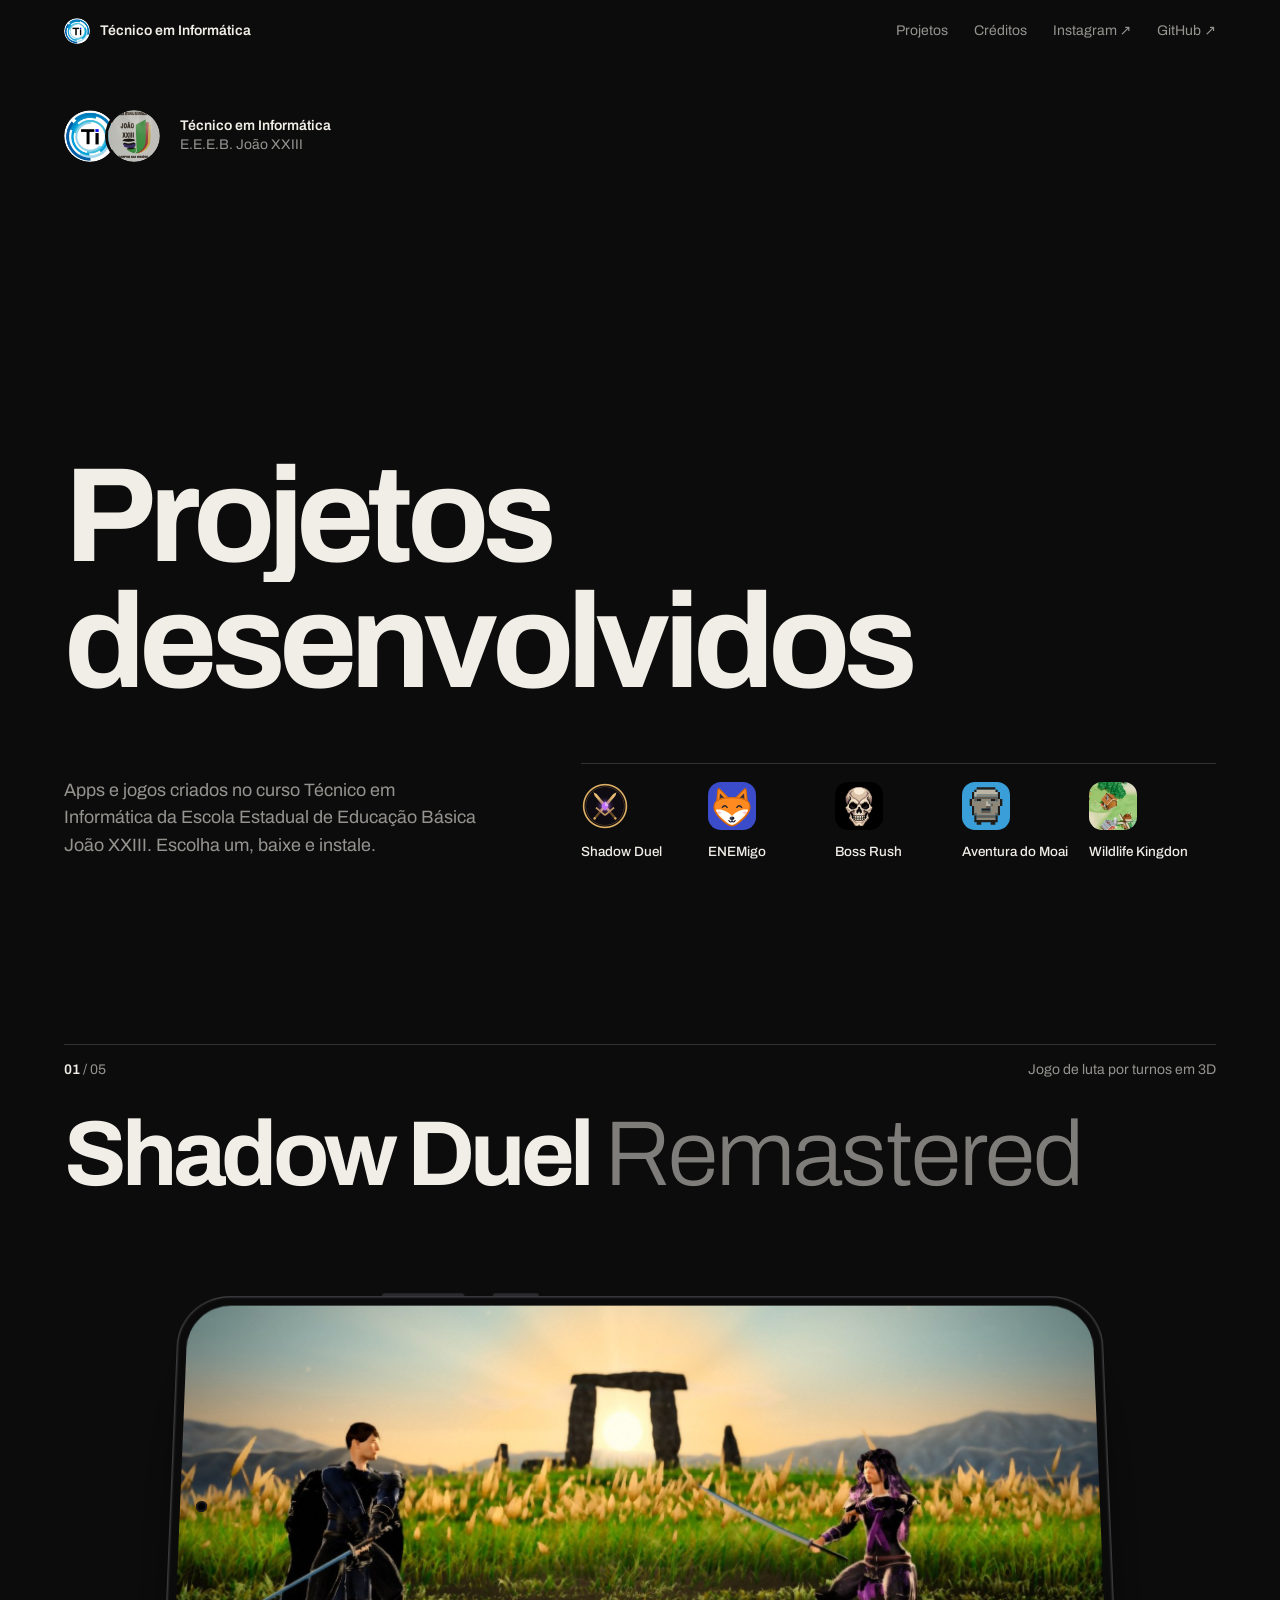
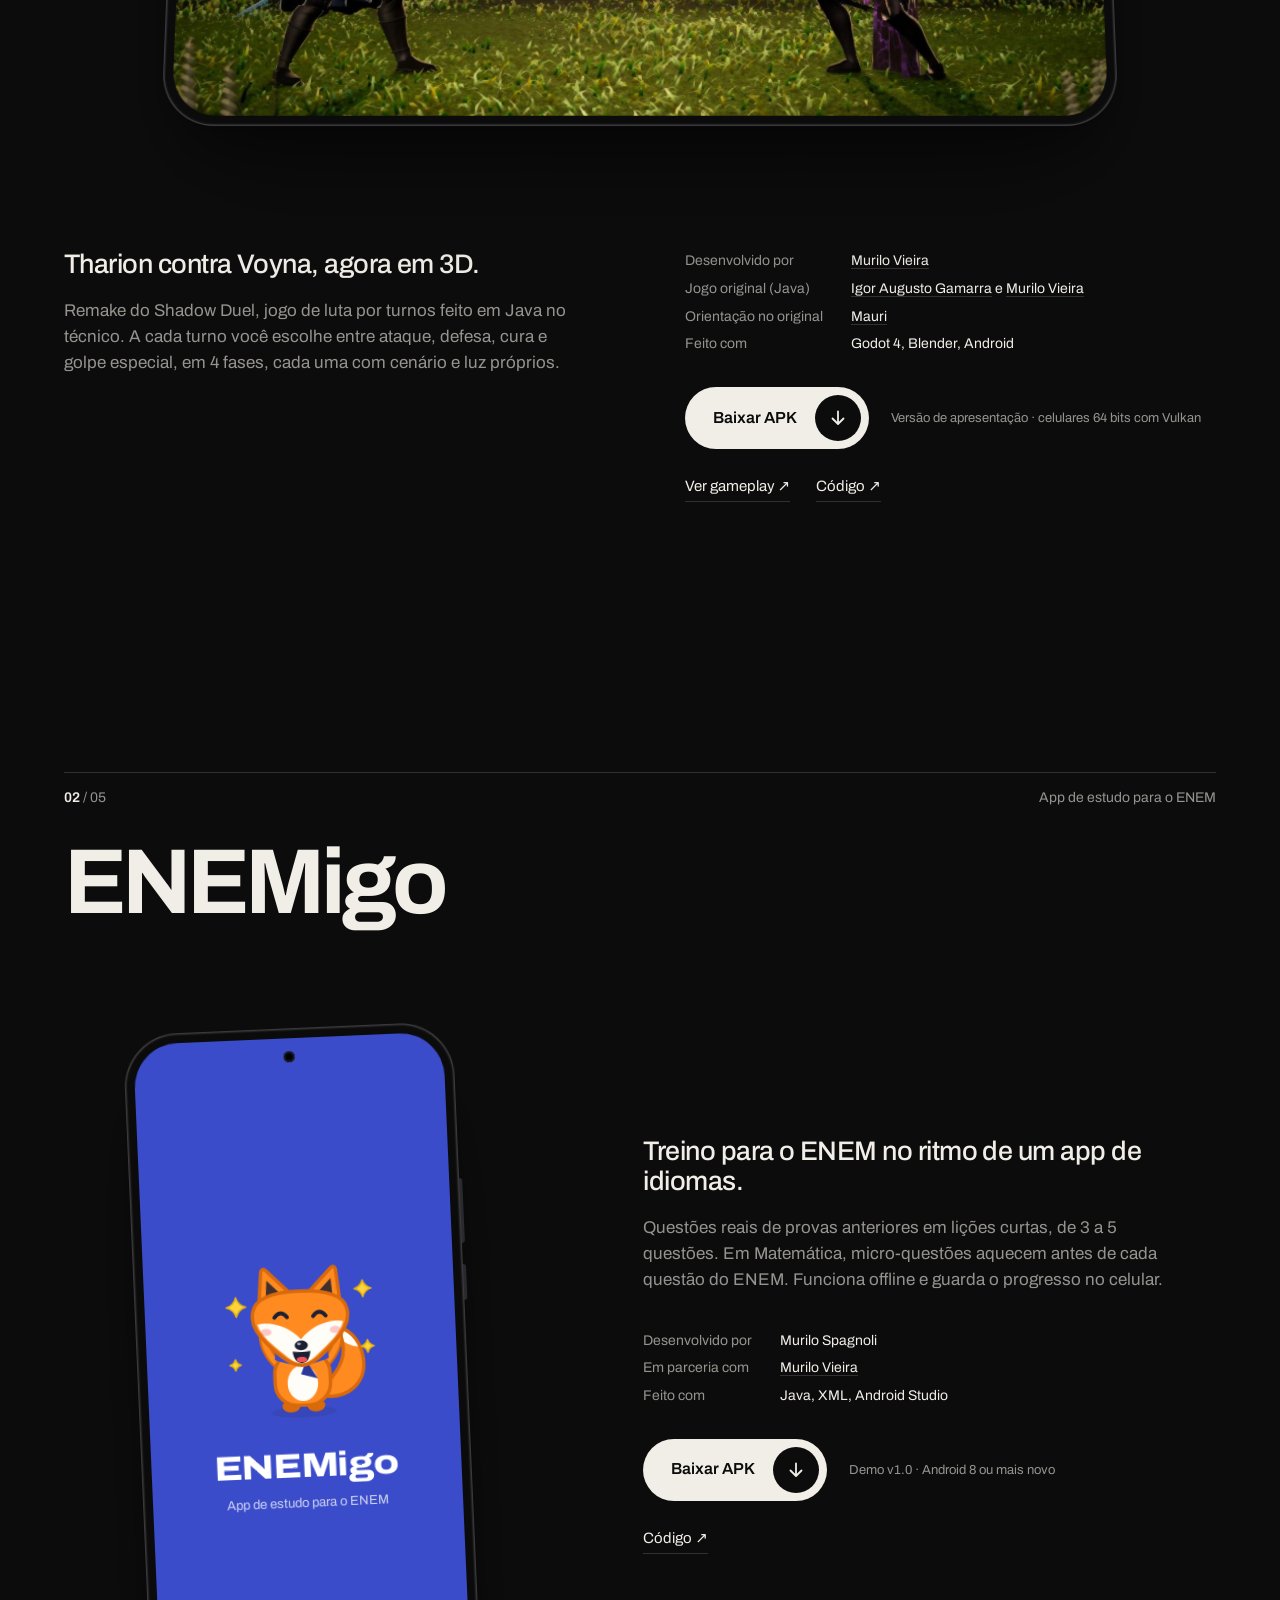
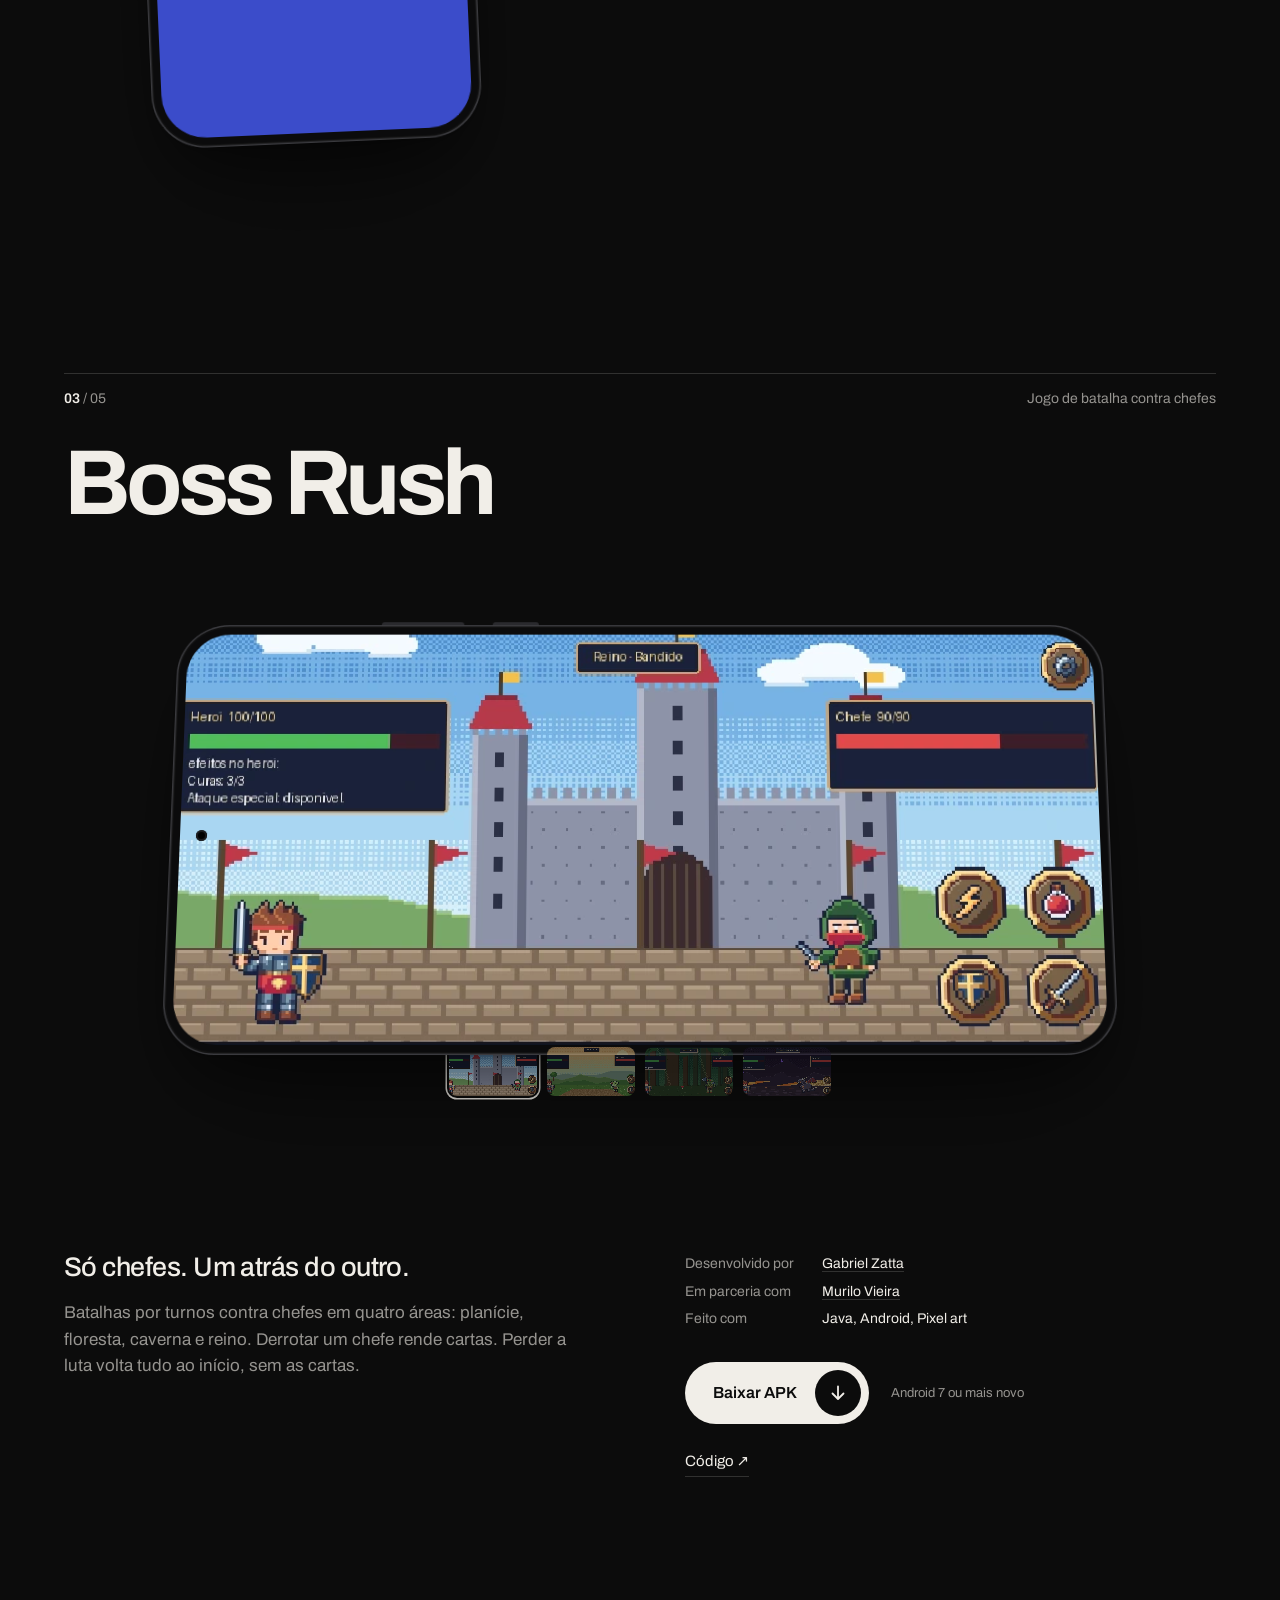
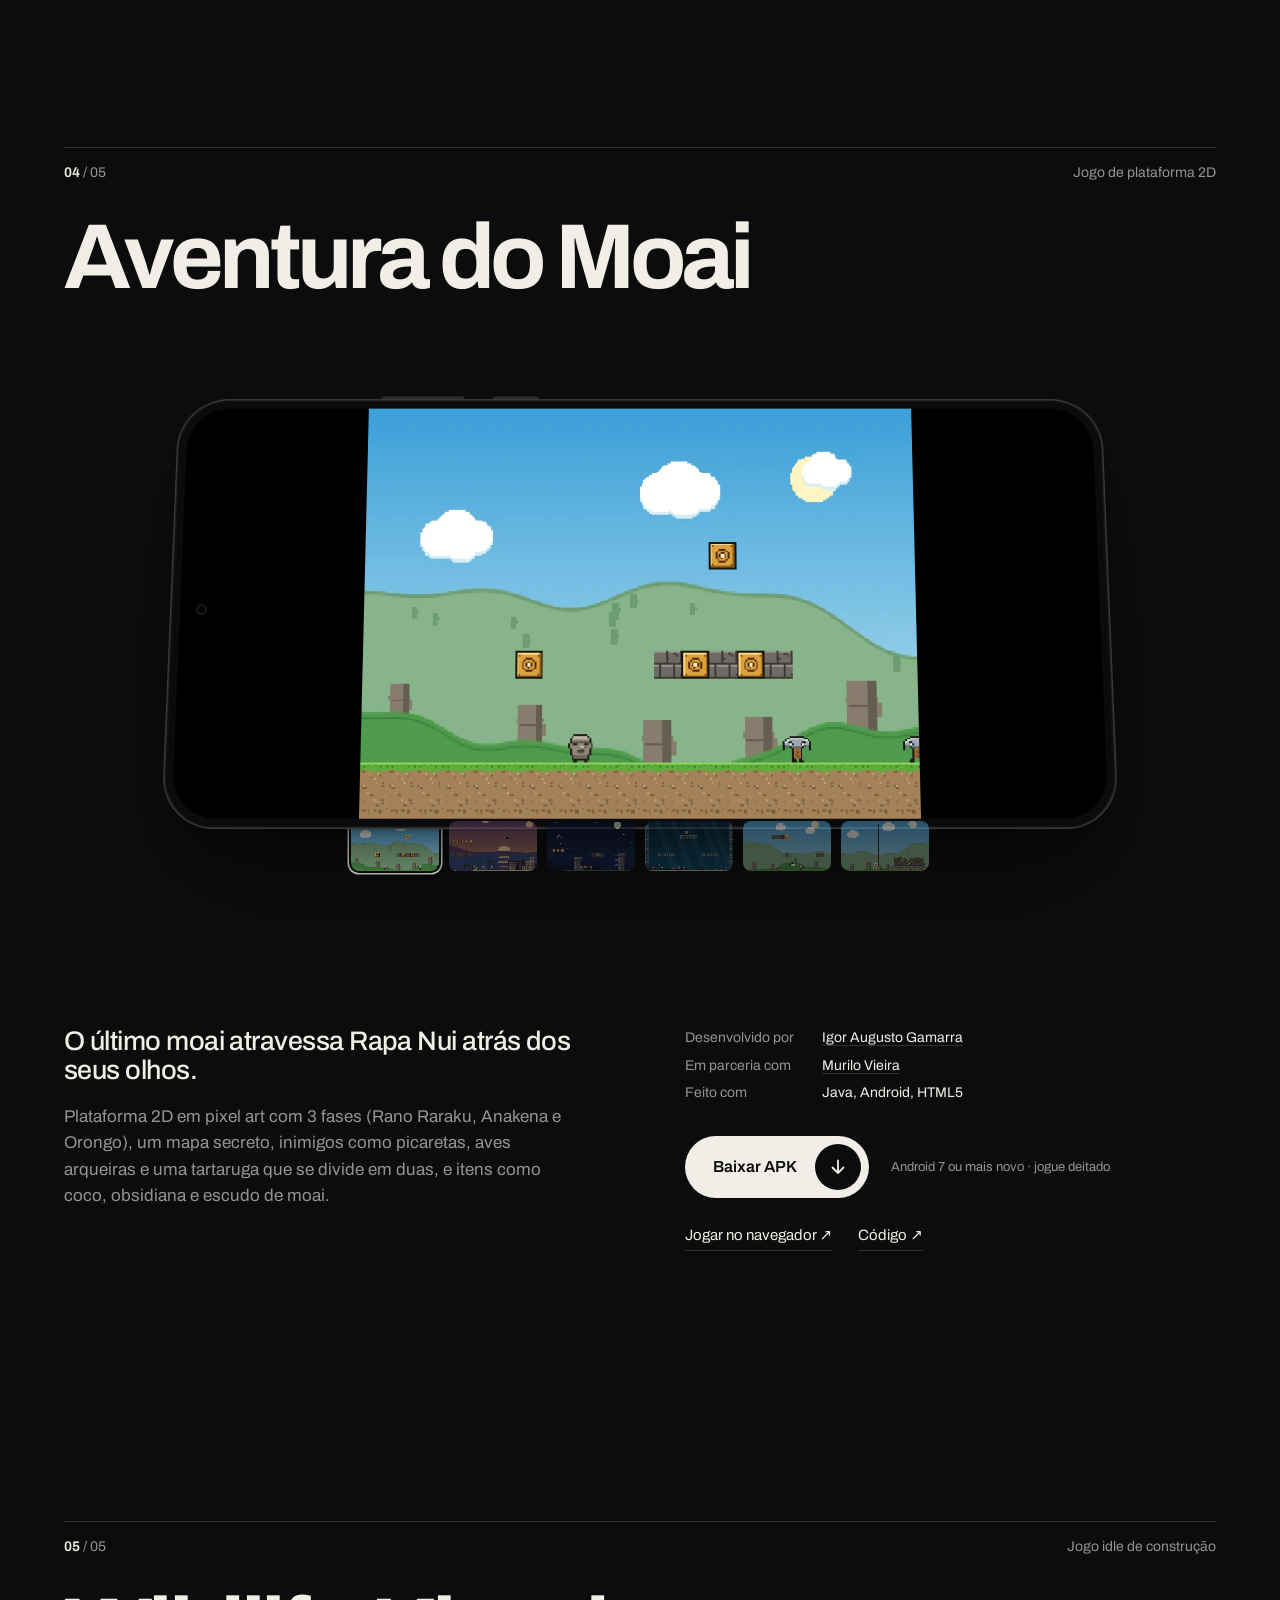
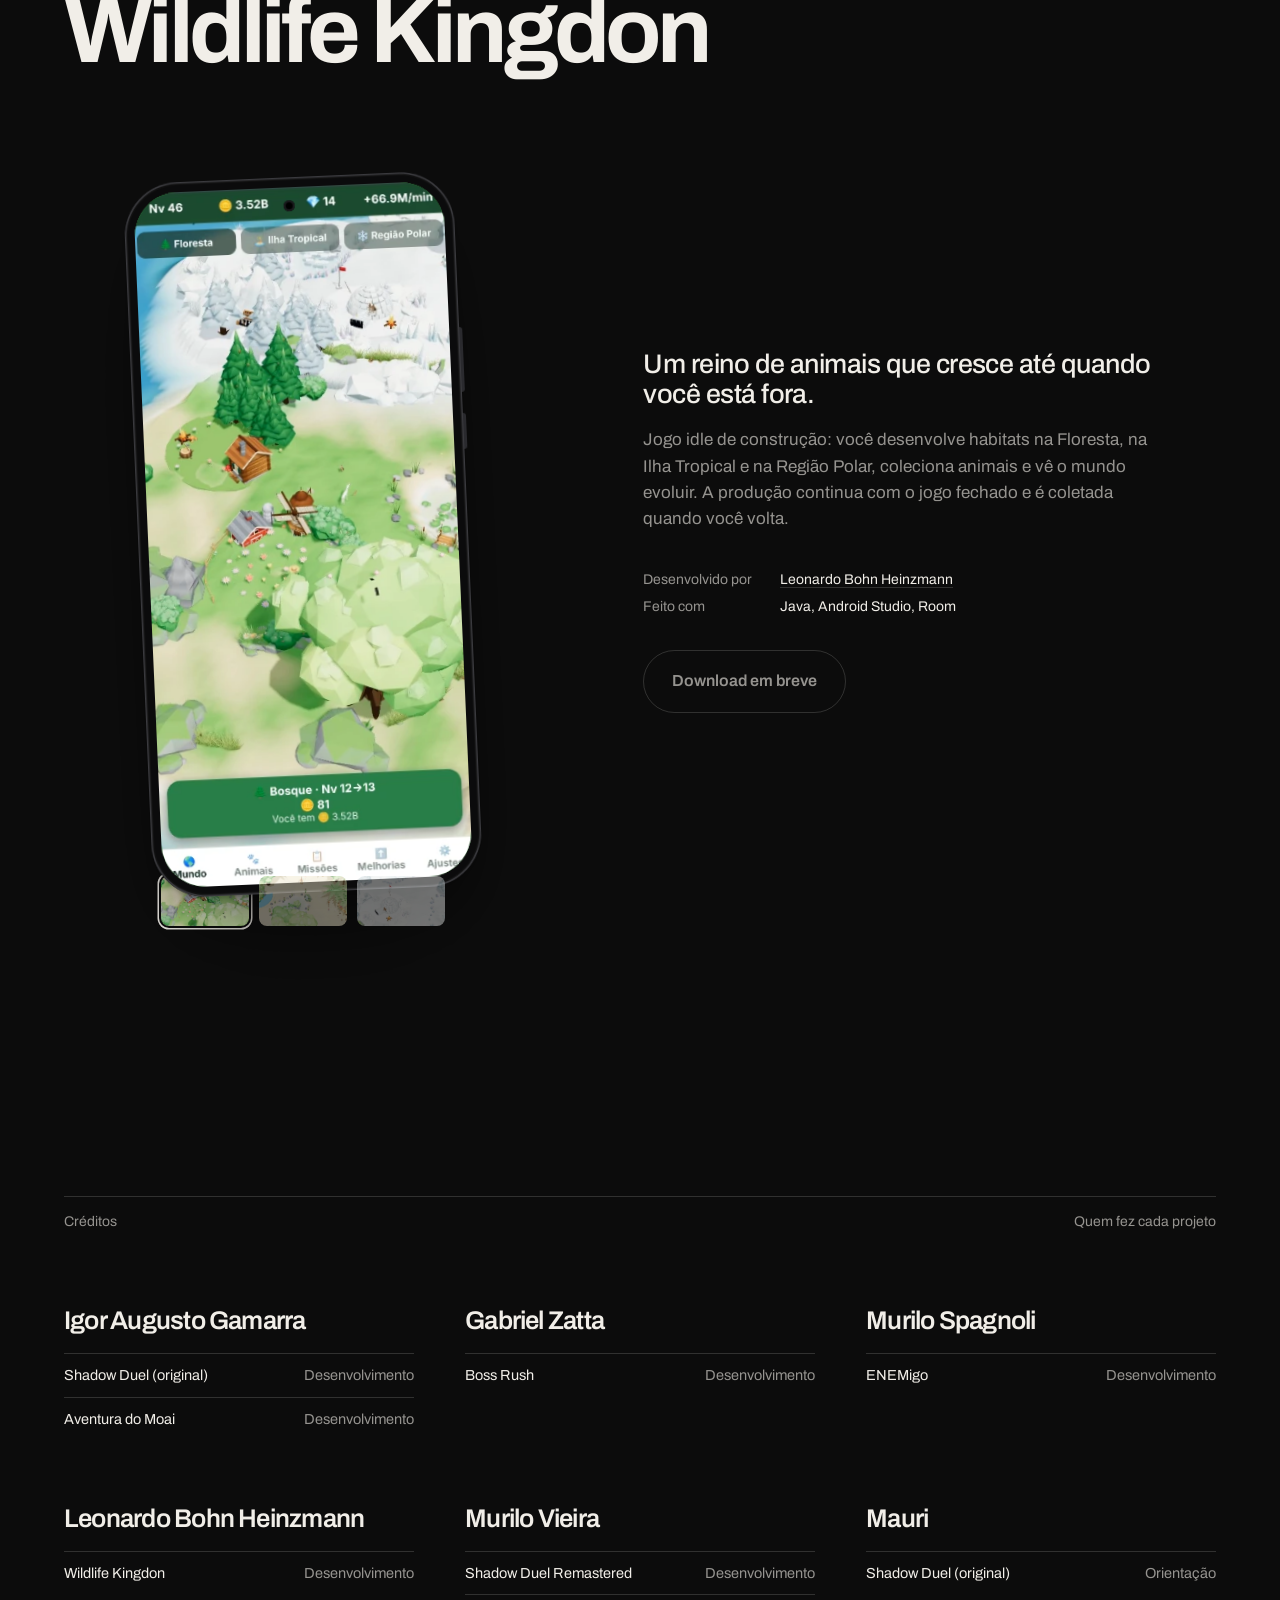
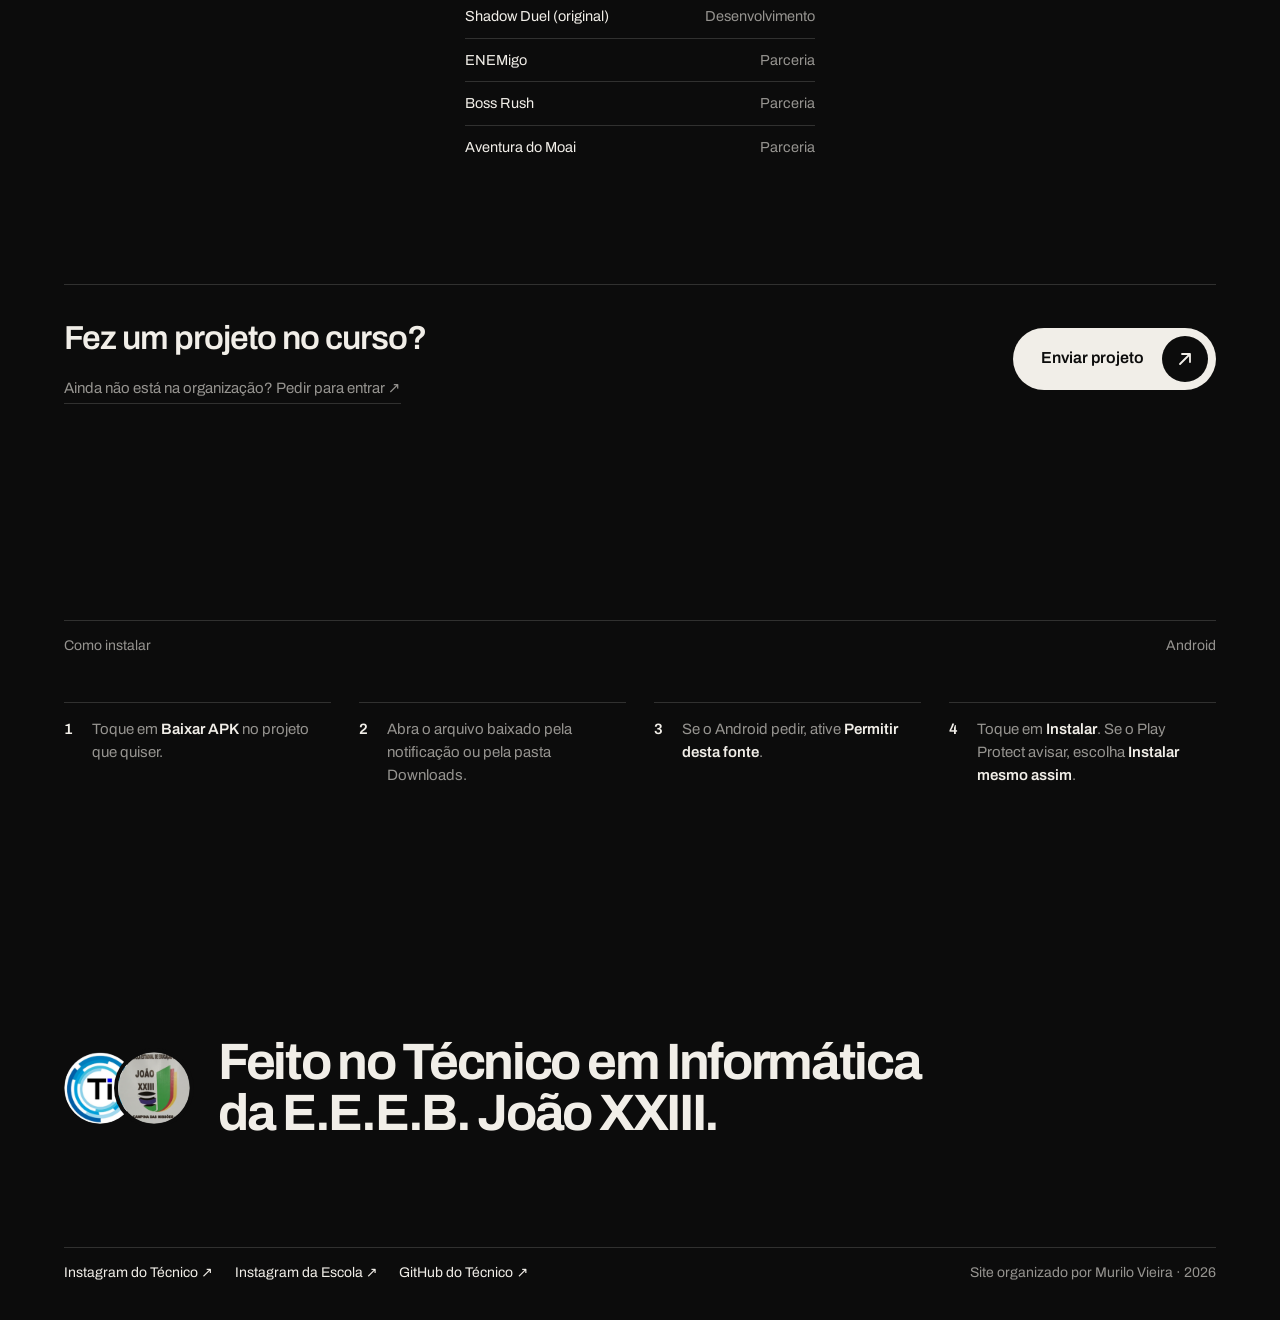
<file: index.html>
<!DOCTYPE html>
<html lang="pt-BR">
<head>
  <meta charset="UTF-8">
  <meta name="viewport" content="width=device-width, initial-scale=1">
  <title>Projetos desenvolvidos — Técnico em Informática · E.E.E.B. João XXIII</title>
  <meta name="description" content="Apps e jogos desenvolvidos no curso Técnico em Informática da Escola Estadual de Educação Básica João XXIII. Baixe, instale e jogue.">
  <meta property="og:title" content="Projetos desenvolvidos — Técnico em Informática João XXIII">
  <meta property="og:description" content="Apps e jogos desenvolvidos no curso Técnico em Informática da E.E.E.B. João XXIII.">
  <meta property="og:image" content="assets/shadow-duel/duelo.jpg">
  <meta name="theme-color" content="#0c0c0c">
  <link rel="icon" href="assets/favicon.png" type="image/png">
  <link rel="preconnect" href="https://fonts.googleapis.com">
  <link rel="preconnect" href="https://fonts.gstatic.com" crossorigin>
  <link href="https://fonts.googleapis.com/css2?family=Archivo:wdth,wght@62..125,100..900&display=swap" rel="stylesheet">
  <link rel="stylesheet" href="styles.css">
</head>
<body>
  <nav class="nav" id="nav">
    <a href="#top" class="nav__brand">
      <img src="assets/logo-ti.png" alt="">
      <span>Técnico em Informática</span>
    </a>
    <div class="nav__end">
      <a href="#projetos">Projetos</a>
      <a href="#creditos">Créditos</a>
      <a class="ig" id="navIg" href="#" target="_blank" rel="noopener">Instagram</a>
      <a class="ig" href="https://github.com/ti-joaoxxiii" target="_blank" rel="noopener">GitHub</a>
    </div>
    <span class="nav__progress" id="progress"></span>
  </nav>

  <header class="hero zone" id="top" data-bg="#0c0c0c" data-ink="#f1eee8">
    <div class="hero__logos r">
      <img src="assets/logo-ti.png" alt="Logo do Técnico em Informática">
      <img src="assets/logo-escola.png" alt="Logo da E.E.E.B. João XXIII">
      <p><b>Técnico em Informática</b><br>E.E.E.B. João XXIII</p>
    </div>
    <h1 class="hero__title">
      <span class="mask"><span>Projetos</span></span>
      <span class="mask"><span>desenvolvidos</span></span>
    </h1>
    <div class="hero__bottom">
      <p class="hero__lead r">Apps e jogos criados no curso Técnico em Informática da Escola Estadual de Educação Básica João XXIII. Escolha um, baixe e instale.</p>
      <ol class="shelf r" id="shelf"></ol>
    </div>
  </header>

  <main id="projetos"></main>

  <section class="credits-sec zone" id="creditos" data-bg="#0c0c0c" data-ink="#f1eee8">
    <div class="sec-head r"><span>Créditos</span><span>Quem fez cada projeto</span></div>
    <div class="people" id="people"></div>
    <div class="send r">
      <div><p>Fez um projeto no curso?</p><a class="link send__join" href="https://github.com/ti-joaoxxiii/ti-joaoxxiii.github.io/issues/new?template=pedir-para-entrar.yml" target="_blank" rel="noopener">Ainda não está na organização? Pedir para entrar <span>↗</span></a></div>
      <a class="btn" href="https://github.com/ti-joaoxxiii/ti-joaoxxiii.github.io/issues/new?template=novo-projeto.yml" target="_blank" rel="noopener">Enviar projeto<span class="btn__arrow"><svg width="18" height="18" viewBox="0 0 18 18" fill="none" stroke="currentColor" stroke-width="1.8" stroke-linecap="round" stroke-linejoin="round"><path d="M4 14 14 4M6 4h8v8"/></svg></span></a>
    </div>
  </section>

  <section class="install zone" id="instalar" data-bg="#0c0c0c" data-ink="#f1eee8">
    <div class="sec-head r"><span>Como instalar</span><span>Android</span></div>
    <ol class="steps r">
      <li>Toque em <b>Baixar APK</b> no projeto que quiser.</li>
      <li>Abra o arquivo baixado pela notificação ou pela pasta Downloads.</li>
      <li>Se o Android pedir, ative <b>Permitir desta fonte</b>.</li>
      <li>Toque em <b>Instalar</b>. Se o Play Protect avisar, escolha <b>Instalar mesmo assim</b>.</li>
    </ol>
  </section>

  <footer class="footer zone" data-bg="#0c0c0c" data-ink="#f1eee8">
    <div class="footer__top r">
      <div class="footer__logos">
        <img src="assets/logo-ti.png" alt="">
        <img src="assets/logo-escola.png" alt="">
      </div>
      <p class="footer__claim">Feito no Técnico em Informática<br>da E.E.E.B. João XXIII.</p>
    </div>
    <div class="footer__row">
      <div class="footer__links" id="footLinks"></div>
      <p>Site organizado por <a id="footOrg" href="#" target="_blank" rel="noopener">Murilo Vieira</a> · <span id="year"></span></p>
    </div>
  </footer>

  <div class="lightbox" id="lightbox" hidden><img alt=""><button aria-label="Fechar">Fechar</button></div>

  <script src="apps.js"></script>
  <script src="projetos-enviados.js"></script>
  <script src="art.js"></script>
  <script src="main.js"></script>
</body>
</html>
</file>
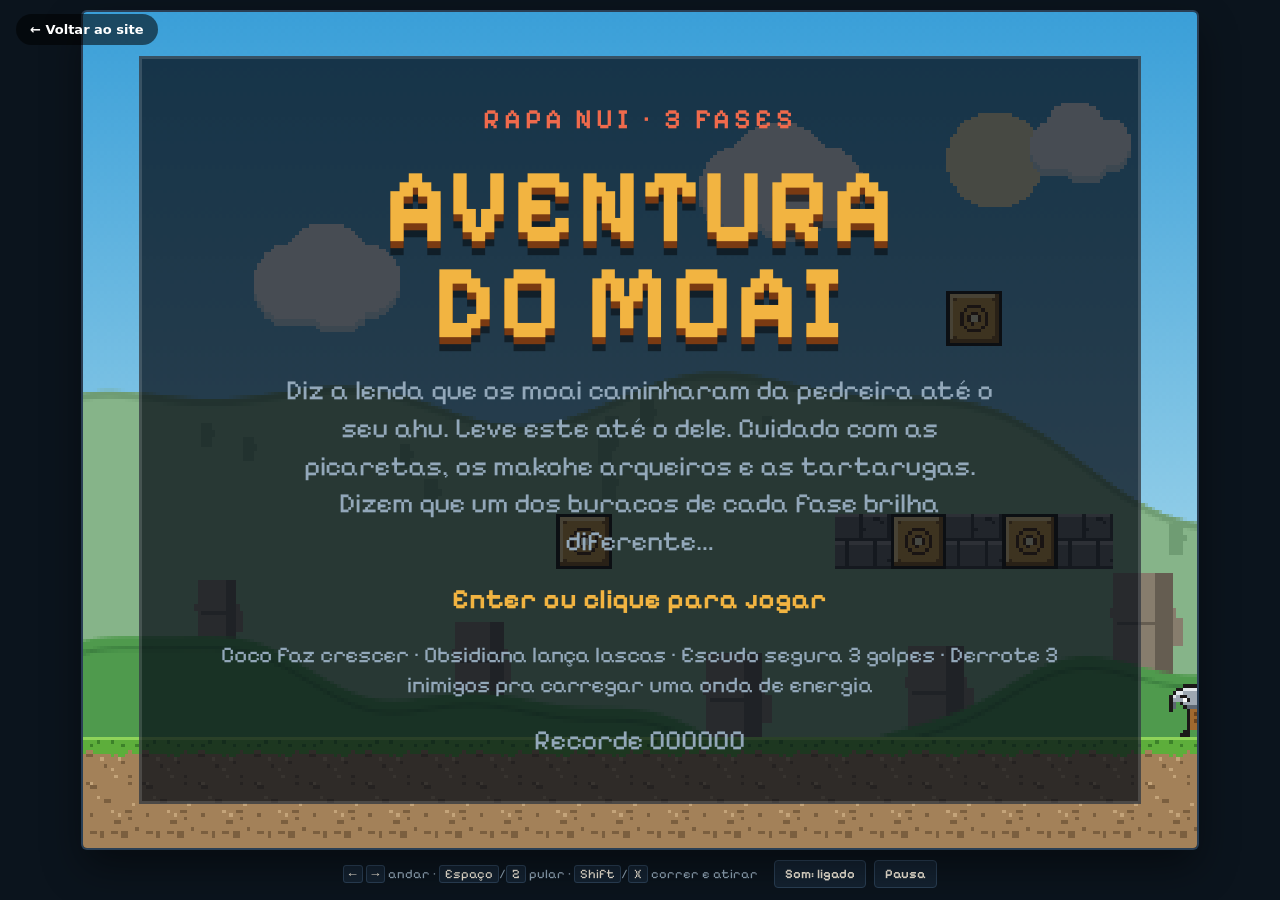
<file: jogar/aventura-do-moai/index.html>
<!doctype html>
<html lang="pt-BR">
<head>
<meta charset="utf-8">
<meta name="viewport" content="width=device-width,initial-scale=1,maximum-scale=1,user-scalable=no,viewport-fit=cover">
<style>html,body{margin:0;padding:0}</style>
<title>Aventura do Moai</title>
<link rel="preconnect" href="https://fonts.googleapis.com">
<link rel="preconnect" href="https://fonts.gstatic.com" crossorigin>
<link rel="stylesheet" href="https://fonts.googleapis.com/css2?family=Pixelify+Sans:wght@400;600;700&display=swap">
<style>
/* layout: one-screen arcade stage — pixel canvas centered, HTML HUD over it, touch pad below (portrait) or floating (landscape) */
:root{
  --bg:#0b141d; --panel:#142231; --line:#2a3f55; --fg:#f4ecdc; --muted:#93a8ba;
  --gold:#f2b441; --gold-deep:#7a3a12; --coral:#ef6a4c;
  --ui:"Pixelify Sans", ui-monospace, "Courier New", monospace;
  color-scheme:dark;
}
[hidden]{display:none!important}
html,body{height:100%}
body{background:var(--bg);color:var(--fg);font-family:var(--ui);overflow:hidden;-webkit-user-select:none;user-select:none;-webkit-tap-highlight-color:transparent;-webkit-touch-callout:none}
.wrap{height:100%;display:flex;flex-direction:column;align-items:center;justify-content:center;gap:12px;padding-inline:16px;padding-block:10px;box-sizing:border-box}
.stage{position:relative;width:320px;height:240px;background:#000;box-shadow:0 0 0 2px var(--line),0 18px 40px rgba(0,0,0,.45);border-radius:4px;overflow:hidden;--u:1px}
canvas#game{display:block;width:100%;height:100%;image-rendering:crisp-edges;image-rendering:pixelated}
.hud{position:absolute;inset:0 0 auto 0;display:flex;justify-content:space-between;padding:calc(var(--u)*6) calc(var(--u)*10);font-size:calc(var(--u)*8);line-height:1.2;color:#fff;text-shadow:0 calc(var(--u)*1) 0 rgba(0,0,0,.6);letter-spacing:.06em;pointer-events:none;text-transform:uppercase;font-variant-numeric:tabular-nums}
.hud div{display:flex;flex-direction:column;gap:calc(var(--u)*1)}
.hud .lab{opacity:.85;font-weight:600}
.hud b{font-weight:700}
.coin-ico{display:inline-block;width:calc(var(--u)*4);height:calc(var(--u)*6);background:var(--gold);box-shadow:0 0 0 calc(var(--u)*1) #6b3f06;margin-right:calc(var(--u)*3);vertical-align:-4%}
.toast{position:absolute;left:50%;top:calc(var(--u)*30);transform:translateX(-50%);background:rgba(6,14,26,.82);border:calc(var(--u)*1) solid rgba(127,224,255,.45);color:#e6fbff;font-size:calc(var(--u)*7.5);padding:calc(var(--u)*4) calc(var(--u)*8);white-space:nowrap;pointer-events:none;letter-spacing:.03em}
.screen{position:absolute;inset:0;display:flex;flex-direction:column;align-items:center;justify-content:center;gap:calc(var(--u)*6);text-align:center;padding:calc(var(--u)*16);cursor:pointer}
.screen.solid{background:#05080d;cursor:default}
.screen.dim{background:rgba(5,8,13,.55)}
.card{background:rgba(8,14,24,.74);border:calc(var(--u)*1) solid rgba(255,255,255,.14);padding:calc(var(--u)*12) calc(var(--u)*18);display:flex;flex-direction:column;align-items:center;gap:calc(var(--u)*6);max-width:calc(var(--u)*250)}
.screen h1{margin:0;font-size:calc(var(--u)*30);line-height:.92;font-weight:700;color:var(--gold);text-transform:uppercase;letter-spacing:.02em;text-shadow:0 calc(var(--u)*2) 0 var(--gold-deep),0 calc(var(--u)*4) 0 rgba(0,0,0,.45);text-wrap:balance}
.screen h2{margin:0;font-size:calc(var(--u)*18);font-weight:700;color:var(--fg);text-wrap:balance;line-height:1.05}
.screen p{margin:0;font-size:calc(var(--u)*8);line-height:1.35;color:var(--fg)}
.kicker{text-transform:uppercase;letter-spacing:.14em;color:var(--coral)!important;font-weight:600}
.lore{color:var(--muted)!important;max-width:calc(var(--u)*210)}
.sub{color:var(--muted)!important}
.blink{color:var(--gold)!important;font-weight:700;animation:blink 1.1s steps(2,start) infinite}
.lives{display:flex;align-items:center;gap:calc(var(--u)*6);font-size:calc(var(--u)*10)!important}
.lives canvas{width:calc(var(--u)*16);height:calc(var(--u)*16);image-rendering:pixelated}
.keys{color:var(--muted)!important;font-size:calc(var(--u)*6.5)!important}
@keyframes blink{to{visibility:hidden}}
@media (prefers-reduced-motion:reduce){.blink{animation:none}}
.bar{display:flex;flex-wrap:wrap;align-items:center;justify-content:center;gap:8px 16px;font-size:13px;color:var(--muted);max-width:720px}
.bar kbd{font-family:var(--ui);background:var(--panel);border:1px solid var(--line);border-radius:3px;padding:0 5px;color:var(--fg)}
.bar .btns{display:flex;gap:8px}
.bar button{font:600 13px var(--ui);color:var(--fg);background:var(--panel);border:1px solid var(--line);border-radius:4px;padding:5px 10px;cursor:pointer}
.bar button:hover{border-color:var(--muted)}
button:focus-visible{outline:2px solid var(--gold);outline-offset:2px}
.pad{width:100%;max-width:520px;display:flex;justify-content:space-between;align-items:center;gap:16px;user-select:none;-webkit-user-select:none;touch-action:none;-webkit-touch-callout:none}
.pad .grp{display:flex;gap:14px}
.pad button{width:72px;height:72px;border-radius:50%;border:2px solid var(--line);background:var(--panel);color:var(--fg);font:700 14px var(--ui);touch-action:none;display:grid;place-items:center;padding:0}
.pad button.wings{background:#2a2414;border-color:#8a6a24;color:#ffd98a;font-size:12px}
.pad button.jump{background:#3a2412;border-color:#7a4a1e}
.pad button.on{background:var(--gold);color:#1b1206;border-color:var(--gold)}
.pad svg{width:26px;height:26px;fill:currentColor}
@media (orientation:landscape) and (max-height:520px) and (pointer:coarse){.bar{position:fixed;left:50%;transform:translateX(-50%);bottom:calc(env(safe-area-inset-bottom,0px) + 14px);z-index:6}.bar button{opacity:.75;padding:4px 8px;font-size:12px}}
.pad.overlay{position:fixed;left:0;right:0;bottom:calc(env(safe-area-inset-bottom,0px) + 10px);max-width:none;padding-inline:20px;box-sizing:border-box;pointer-events:none}
.pad.overlay button{pointer-events:auto;opacity:.6;width:64px;height:64px}
</style>
</head>
<body><a href="../../#aventura-do-moai" style="position:fixed;top:14px;left:16px;z-index:9999;font:600 13px system-ui,sans-serif;color:#fff;background:rgba(0,0,0,.55);padding:8px 14px;border-radius:999px;text-decoration:none">← Voltar ao site</a>


<div class="wrap" id="wrap">
  <div class="stage" id="stage">
    <canvas id="game" width="320" height="240" aria-label="Tela do jogo Aventura do Moai"></canvas>
    <div class="hud" id="hud" hidden>
      <div><span class="lab">Moai</span><b id="hScore">000000</b></div>
      <div><span class="lab">&nbsp;</span><b><i class="coin-ico"></i>×<span id="hCoins">00</span></b></div>
      <div><span class="lab">Fase</span><b id="hLevel">1</b></div>
      <div><span class="lab">Tempo</span><b id="hTime">300</b></div>
      <div><span class="lab" id="hShieldLab">Escudo</span><b id="hShield">—</b></div>
      <div><span class="lab">Onda</span><b id="hWave">○○○</b></div>
      <div><span class="lab">Vidas</span><b id="hLives">3</b></div>
    </div>
    <div class="toast" id="toast" hidden></div>
    <div class="screen" id="screen"></div>
  </div>
  <div class="bar" id="bar">
    <span id="keysHelp"><kbd>←</kbd> <kbd>→</kbd> andar · <kbd>Espaço</kbd>/<kbd>Z</kbd> pular · <kbd>Shift</kbd>/<kbd>X</kbd> correr e atirar</span>
    <span class="btns"><button id="btnSound" type="button">Som: ligado</button><button id="btnPause" type="button">Pausa</button></span>
  </div>
  <div class="pad" id="pad" hidden>
    <div class="grp">
      <button type="button" data-k="left" aria-label="Esquerda"><svg viewBox="0 0 24 24"><path d="M16 4 6 12l10 8z"/></svg></button>
      <button type="button" data-k="right" aria-label="Direita"><svg viewBox="0 0 24 24"><path d="m8 4 10 8-10 8z"/></svg></button>
    </div>
    <div class="grp">
      <button type="button" data-k="run" aria-label="Correr e lançar">AÇÃO</button>
      <button type="button" class="jump" data-k="jump" aria-label="Pular">PULO</button>
    </div>
  </div>
</div>

<script>
(() => {
'use strict';
const $ = id => document.getElementById(id);
const W = 320, H = 240, T = 16, ROWS = 15;
const cv = $('game'), ctx = cv.getContext('2d');
ctx.imageSmoothingEnabled = false;

/* ============ helpers ============ */
function cnv(w, h) { const c = document.createElement('canvas'); c.width = w; c.height = h; return c; }
function rng(s) { return () => ((s = (s * 1664525 + 1013904223) >>> 0) / 4294967296); }
function spr(rows, pal) {
  const h = rows.length, w = rows[0].length, c = cnv(w, h), g = c.getContext('2d');
  for (let y = 0; y < h; y++) {
    if (rows[y].length !== w) console.warn('sprite row width', y, rows[y]);
    for (let x = 0; x < w; x++) { const col = pal[rows[y][x]]; if (!col) continue; g.fillStyle = col; g.fillRect(x, y, 1, 1); }
  }
  return c;
}
function flip(c) { const f = cnv(c.width, c.height), g = f.getContext('2d'); g.translate(c.width, 0); g.scale(-1, 1); g.drawImage(c, 0, 0); return f; }
const pad = (n, l) => String(Math.max(0, n)).padStart(l, '0');
const store = {
  get(k, d) { try { const v = localStorage.getItem(k); return v == null ? d : v; } catch (e) { return d; } },
  set(k, v) { try { localStorage.setItem(k, v); } catch (e) {} }
};

/* ============ sprites ============ */
const MOAI_S = [
  '....kkkkkkkk....',
  '...kllllllllk...',
  '..kllllllllllk..',
  '..klsssssssssk..',
  '..kddddddddddk..',
  '.ksdeesssseedsk.',
  '.ksssssslsssssk.',
  '.ksssssslldsssk.',
  '..ksssssddsssk..',
  '..kssskkkksssk..',
  '..ksssddddsssk..',
  '..kdssssssssdk..',
  '...kddddddddk...',
  '...kssssssssk...',
  '...kkkkkkkkkk...'
];
const MOAI_B = [
  '....kkkkkkkk....',
  '...kllllllllk...',
  '..kllllllllllk..',
  '..klsssssssssk..',
  '..klsssssssssk..',
  '..kddddddddddk..',
  '.ksdeesssseedsk.',
  '.ksddssssssddsk.',
  '.ksssssslsssssk.',
  '.ksssssslsssssk.',
  '.ksssssslldsssk.',
  '..ksssssddsssk..',
  '..kssssssssssk..',
  '..kssskkkksssk..',
  '..ksssddddsssk..',
  '..kdssssssssdk..',
  '..kkddddddddkk..',
  '.kssssssssssssk.',
  'kssssssssssssssk',
  'ksdssssssssssdsk',
  'ksdssssssssssdsk',
  'ksdssssssssssdsk',
  'ksdsssslsssssdsk',
  'ksddddssssddddsk',
  'kssslllsslllsssk',
  'kssssssssssssssk',
  '.kssssssssssssk.',
  '.kssssssssssssk.',
  '.kddddddddddddk.',
  '.kkkkkkkkkkkkkk.'
];
const EMPTY = '................';
const FEET_S = { stand: '....kk....kk....', walkA: '...kk......kk...', walkB: '.....kk..kk.....', jump: '..kk........kk..' };
const FEET_B = { stand: '...kkk....kkk...', walkA: '..kkk......kkk..', walkB: '....kkk..kkk....', jump: '.kkk........kkk.' };
const PAL_M = [
  { k: '#231d19', l: '#bdb5a4', s: '#8e8778', d: '#615b51', e: '#231d19' },
  { k: '#231d19', l: '#cfc7b4', s: '#9a9282', d: '#625c52', e: '#fbf6ea' }
];
function moaiFrames(base, feet, extra) {
  return PAL_M.map(pal => {
    const o = {};
    for (const k in feet) { const a = spr([...base, feet[k], ...extra], pal); o[k] = [a, flip(a)]; }
    return o;
  });
}
const PICK = [
  '................',
  '....kkkkkkkk....',
  '..kkMMMMMMMMkk..',
  '.kMMmmmmmmmmMMk.',
  'kMmkkmmmmmmkkmMk',
  'kmmmwkmmmmkwmmmk',
  'kn.kmmmmmmmmk.nk',
  'kn..knnnnnnk..nk',
  'k....kbbbbk....k',
  '.....kbBbbk.....',
  '.....kbbBbk.....',
  '.....kbBbbk.....',
  '.....kbbBbk.....',
  '.....kbbbbk.....'
];
const PICK_FEET = { A: ['....kk....kk....', '...kkk....kkk...'], B: ['.....kk..kk.....', '.....kkk.kkk....'] };
const PICK_FLAT = [EMPTY, EMPTY, EMPTY, EMPTY, EMPTY, EMPTY, EMPTY, EMPTY, EMPTY,
  '..kkkkkkkkkkkk..', '.kMMMMMMMMMMMMk.', 'kmmkkmmmmmmkkmmk', 'kmmmkmmmmmmkmmmk', 'knnnnnnnnnnnnnnk', '.kkkkkbbbbkkkkk.', EMPTY];
const PAL_P = [
  { k: '#1b1818', M: '#e3e8ec', m: '#9ea8b2', n: '#5d6772', b: '#a0692f', B: '#6c431d', w: '#ffffff' },
  { k: '#1b1010', M: '#f3b688', m: '#c86b3c', n: '#80391e', b: '#8a5a2a', B: '#5a3616', w: '#fff3d6' }
];
const COCO = [
  '................',
  '......kkkk......',
  '....kkbbbbkk....',
  '...kbbBbbbbbk...',
  '..kbbbbbbBbbbk..',
  '..kbBbbbbbbbbk..',
  '.kbbbbebbebbbbk.',
  '.kbbbbbbbbbbbbk.',
  '.kbbbbbebbbbbbk.',
  '.kbBbbbbbbbbbbk.',
  '.kbbbbbbbbbBbbk.',
  '..kbbbbbbbbbbk..',
  '..kbbBbbbbbbbk..',
  '...kbbbbbbbbk...',
  '....kkbbbbkk....',
  '......kkkk......'
];
const BIRD_A = [
  EMPTY,
  '.kk..........kk.',
  '.kbk........kbk.',
  '..kbk......kbk..',
  '..kbBk....kBbk..',
  '...kbBkkkkBbk...',
  '....kbbbbbbk....',
  'yyykbwkbbbbbk...',
  '.yykbbbbbbbbbkk.',
  '...krrbbbbbbbbbk',
  '...krrrkbbbbkkk.',
  '....kkk.kkkk....',
  '.........kk.....',
  EMPTY, EMPTY, EMPTY];
const BIRD_B = [
  EMPTY, EMPTY, EMPTY, EMPTY, EMPTY,
  '....kkkkkkkk....',
  '...kbbbbbbbbk...',
  'yyykbwkbbbbbk...',
  '.yykbbbbbbbbbkk.',
  '..kbkrrbbbbbkbk.',
  '.kbk.krrbbbk.kbk',
  '.kbk..kkkkk..kbk',
  'kbk..........kbk',
  'kk............kk',
  EMPTY, EMPTY];
const SHIELD = [
  '.....kkkkkk.....',
  '...kkggggggkk...',
  '..kggllllllggk..',
  '.kglllllllllsgk.',
  '.kglsddddddssgk.',
  'kgllsdkssksddsgk',
  'kglsssslssssssgk',
  'kglsssslldsssdgk',
  'kglssssddsssssgk',
  'kglssskkkksssdgk',
  'kglssssssssssdgk',
  '.kgsddddddddsgk.',
  '.kgssssssssssgk.',
  '..kggssssssggk..',
  '...kkggggggkk...',
  '.....kkkkkk.....'];
const PAL_BIRD = [
  { k: '#141217', b: '#2c2838', B: '#4c4764', r: '#e3402c', w: '#ffffff', y: '#c9b48a' },
  { k: '#cfc8ee', b: '#2c2840', B: '#5b5580', r: '#ff5a40', w: '#ffffff', y: '#e3cf9f' }
];
const TURTLE_A = [EMPTY, EMPTY, EMPTY, EMPTY, EMPTY,
  '......kkkkkk....',
  '....kkhghghgkk..',
  '.kkkkhgGgGgGghk.',
  'ksssskgGhgGhgGgk',
  'ksekskghgGhgGhgk',
  'kssssskgGhgGhggk',
  'kwwwssskkkkkkkkk',
  'kwWwwkssSSSSSSk.',
  '.kwWwkksSSSSSSk.',
  '..kwwk.ksk..ksk.',
  '...kk..kkk..kkk.'];
const TURTLE_B = [...TURTLE_A.slice(0, 14), '..kwwk..ksk.ksk.', '...kk...kkk.kkk.'];
const PAL_T = { k: '#1b1a14', G: '#2f5a24', g: '#4f8a37', h: '#86c25e', s: '#bda76c', S: '#e0cf98', e: '#000000', w: '#f4f1e8', W: '#c9c4b5' };
const WING_UP = ['........kkk.', '......kkwwwk', '....kkwwwwgk', '..kkwwwwwggk', '.kwwwwwwggk.', 'kwwwwwgggk..', 'kwwwgggkk...', 'kwggkk......', '.kk.........', '............'];
const WING_DN = ['............', '............', 'kk..........', 'kwwkk.......', 'kwwwwkk.....', '.kwwwwwkk...', '..kwwwwggkk.', '...kkwwgggk.', '.....kkgggk.', '.......kkk..'];
const PAL_W = { k: '#3a2a18', w: '#fbf6ea', g: '#e8b84a' };
function pair(rows, pal) { const a = spr(rows, pal); return [a, flip(a)]; }
const SPR = {
  turtle: { A: null, B: null },
  wing: { up: null, dn: null },
  bird: PAL_BIRD.map(p => ({ A: pair(BIRD_A, p), B: pair(BIRD_B, p) })),
  shield: spr(SHIELD, { k: '#2a1f17', g: '#e0a83a', l: '#cfc5ae', s: '#9b917f', d: '#625a4d' }),
  ms: moaiFrames(MOAI_S, FEET_S, []),
  mb: moaiFrames(MOAI_B, FEET_B, [EMPTY]),
  statue: spr([...MOAI_B, EMPTY, EMPTY], { k: '#1d1815', l: '#8c8373', s: '#6b6457', d: '#4a443c', e: '#1d1815' }),
  pukao: spr(['...kkkkkk...', '..krrRrrrk..', '..krrrrrrk..', '..kkkkkkkk..'], { k: '#2a120c', r: '#a9432c', R: '#d56a4a' }),
  pick: PAL_P.map(p => ({ A: spr([...PICK, ...PICK_FEET.A], p), B: spr([...PICK, ...PICK_FEET.B], p), flat: spr(PICK_FLAT, p) })),
  _t: 0,
  coco: spr(COCO, { k: '#2a170b', b: '#7b4b25', B: '#a9723e', e: '#1a0d05' })
};
SPR.turtle = { A: pair(TURTLE_A, PAL_T), B: pair(TURTLE_B, PAL_T) };
SPR.wing = { up: pair(WING_UP, PAL_W), dn: pair(WING_DN, PAL_W) };
const DRONE_BODY = ['...k........k...', '..kkkkkkkkkkkk..', '....kmmmmmmk....', '...kmMMMMMMmk...', '...kmmrmmmmmk...', '....kmmmmmmk....', '.....kkeekk.....', '......k..k......', EMPTY];
const PAL_D = { k: '#16181d', m: '#5a6170', M: '#8d95a6', r: '#ff2a2a', e: '#7fd7ff' };
SPR.drone = [spr(['kkkkkk....kkkkkk', ...DRONE_BODY], PAL_D), spr(['..kk........kk..', ...DRONE_BODY], PAL_D)];
SPR.hat = spr([EMPTY, EMPTY,
  '....kkkkkkkk....',
  '...kFFFFFFFFk...',
  '..kFffffffffFk..',
  '..kffffggffffk..',
  '..kffffggffffk..',
  '.kFFFFFFFFFFFFk.',
  '.kFfFfFfFfFfFFk.',
  '.kdk........kdk.',
  '.kdk........kdk.',
  '.kdk........kdk.',
  '..k..........k..',
  EMPTY, EMPTY, EMPTY], { k: '#2a1a10', f: '#8a5a34', F: '#b98552', d: '#5e3b20', g: '#e3b341' });

/* ============ themes ============ */
const THEMES = [
  { name: 'Rano Raraku', sub: 'A pedreira onde os moai nasceram', kind: 'quarry', seed: 11,
    skyTop: '#3a9fd8', skyBot: '#c4e8f1', sun: '#fff5c2',
    top: '#5dae3b', topL: '#8fd35a', topD: '#3c8229', soil: '#a38159', soilD: '#7b5f3f', soilL: '#c4a47a',
    brick: '#6e6a64', brickD: '#3d3a37', brickL: '#9b958e', stone: '#8f8676', stoneD: '#58514a', stoneL: '#bdb2a0',
    gold: '#dba03a', goldD: '#8d5a16', goldL: '#ffd88a', used: '#8b6c4d',
    far: '#86b489', farD: '#6f9c73', hill: '#4f9a4d', hillD: '#3d8040', head: '#877d6d', headD: '#655d51', cloud: '#ffffff', cloudD: '#d6eef6' },
  { name: 'Anakena', sub: 'A praia de areia branca dos reis', kind: 'beach', seed: 23,
    skyTop: '#4b2f6b', skyBot: '#f6a765', sun: '#ffe6ad',
    top: '#f2dfb6', topL: '#fff3d8', topD: '#d4bb8c', soil: '#b88c60', soilD: '#8e6844', soilL: '#d7ae81',
    brick: '#6a5f5e', brickD: '#352f30', brickL: '#968a88', stone: '#8a7d70', stoneD: '#554a42', stoneL: '#b8a996',
    gold: '#e3a13f', goldD: '#8f5518', goldL: '#ffd592', used: '#86654a',
    sea: '#3a4f86', seaL: '#f4a872', far: '#5b3f62', hill: '#6a4758', hillD: '#4d3342', head: '#3a2832', headD: '#2b1d25',
    palm: '#3a2622', leaf: '#2d3f2e', cloud: '#ffc9a0', cloudD: '#e58f7a' },
  { name: 'Orongo', sub: 'A vila do homem-pássaro, à noite', kind: 'cliff', seed: 37, night: true,
    skyTop: '#060a1c', skyBot: '#23365f', sun: '#f3f1dc',
    top: '#3f7d5c', topL: '#5ea37b', topD: '#285440', soil: '#4c3c4a', soilD: '#33283a', soilL: '#66526a',
    brick: '#4b5068', brickD: '#252838', brickL: '#6f7796', stone: '#6a6674', stoneD: '#3f3c49', stoneL: '#918da0',
    gold: '#d19a3c', goldD: '#7c4c16', goldL: '#f8cf86', used: '#6b5646',
    sea: '#12264b', seaL: '#c9d4ff', far: '#0c1731', hill: '#16223d', hillD: '#0f182d', head: '#0b1224', headD: '#070c18' },
  { name: 'Caverna dos ouriços', sub: 'Mapa secreto', kind: 'sea', seed: 53,
    skyTop: '#041e30', skyBot: '#0b5170', sun: '#9fe8ff',
    top: '#d9c690', topL: '#f1e2b6', topD: '#b39d66', soil: '#7f6c4c', soilD: '#5c4d35', soilL: '#9c8762',
    brick: '#5b4a6a', brickD: '#2e2438', brickL: '#806c94', stone: '#3f5866', stoneD: '#243540', stoneL: '#6b8794',
    gold: '#d9a33c', goldD: '#7c4c16', goldL: '#f8cf86', used: '#6b5646',
    far: '#06324a', hill: '#0a3d55', hillD: '#072c3e', head: '#062a3b', headD: '#041d29' }
];

const GLYPH = ['..####..', '.#....#.', '#..##..#', '#.#..#.#', '#.#.##.#', '#..#...#', '.#....#.', '..####..'];

function makeTiles(th) {
  const t = {}, R = rng(th.seed);
  const px = (g, c, x, y, w = 1, h = 1) => { g.fillStyle = c; g.fillRect(x, y, w, h); };
  const soil = g => { px(g, th.soil, 0, 0, 16, 16); for (let i = 0; i < 16; i++) px(g, R() < .5 ? th.soilD : th.soilL, (R() * 15) | 0, (R() * 15) | 0, R() < .3 ? 2 : 1, 1); };
  let c = cnv(16, 16), g = c.getContext('2d'); soil(g); t.D = c;
  c = cnv(16, 16); g = c.getContext('2d'); soil(g);
  px(g, th.top, 0, 0, 16, 4);
  for (let x = 0; x < 16; x++) px(g, th.top, x, 4, 1, (R() * 3) | 0);
  px(g, th.topL, 0, 0, 16, 1);
  for (let x = 0; x < 16; x += 3) px(g, th.topD, x + ((R() * 2) | 0), 1 + ((R() * 2) | 0));
  t.G = c;
  // basalt brick
  c = cnv(16, 16); g = c.getContext('2d');
  px(g, th.brick, 0, 0, 16, 16);
  px(g, th.brickD, 0, 7, 16, 1); px(g, th.brickD, 0, 15, 16, 1);
  px(g, th.brickD, 7, 0, 1, 7); px(g, th.brickD, 15, 0, 1, 7);
  px(g, th.brickD, 3, 8, 1, 7); px(g, th.brickD, 11, 8, 1, 7);
  px(g, th.brickL, 0, 0, 7, 1); px(g, th.brickL, 8, 0, 7, 1);
  px(g, th.brickL, 0, 8, 3, 1); px(g, th.brickL, 4, 8, 7, 1); px(g, th.brickL, 12, 8, 4, 1);
  for (let i = 0; i < 6; i++) px(g, th.brickD, (R() * 16) | 0, (R() * 16) | 0);
  t.B = c;
  // hard block
  c = cnv(16, 16); g = c.getContext('2d');
  px(g, th.stone, 0, 0, 16, 16);
  px(g, th.stoneL, 0, 0, 16, 1); px(g, th.stoneL, 0, 0, 1, 16); px(g, th.stoneL, 1, 1, 13, 1); px(g, th.stoneL, 1, 1, 1, 13);
  px(g, th.stoneD, 0, 15, 16, 1); px(g, th.stoneD, 15, 0, 1, 16); px(g, th.stoneD, 2, 14, 13, 1); px(g, th.stoneD, 14, 2, 1, 13);
  px(g, th.stoneD, 5, 5, 6, 1); px(g, th.stoneD, 5, 5, 1, 6); px(g, th.stoneL, 6, 10, 5, 1); px(g, th.stoneL, 10, 6, 1, 5);
  t.S = c;
  // mystery block (glyph pulses)
  t.Q = [];
  const glow = [th.goldD, '#6e3a0c', '#4e2606', '#6e3a0c'];
  for (let f = 0; f < 4; f++) {
    c = cnv(16, 16); g = c.getContext('2d');
    px(g, '#1a1208', 0, 0, 16, 16); px(g, th.gold, 1, 1, 14, 14);
    px(g, th.goldL, 1, 1, 14, 1); px(g, th.goldL, 1, 1, 1, 14); px(g, th.goldD, 1, 14, 14, 1); px(g, th.goldD, 14, 1, 1, 14);
    [[2, 2], [13, 2], [2, 13], [13, 13]].forEach(([x, y]) => px(g, th.goldD, x, y));
    for (let y = 0; y < 8; y++) for (let x = 0; x < 8; x++) if (GLYPH[y][x] === '#') px(g, glow[f], 4 + x, 4 + y);
    if (f === 2) px(g, '#fff4c0', 7, 7, 2, 2);
    t.Q.push(c);
  }
  // used block
  c = cnv(16, 16); g = c.getContext('2d');
  px(g, '#1a1208', 0, 0, 16, 16); px(g, th.used, 1, 1, 14, 14);
  [[2, 2], [13, 2], [2, 13], [13, 13]].forEach(([x, y]) => px(g, '#1a1208', x, y));
  px(g, 'rgba(0,0,0,.18)', 1, 12, 14, 2);
  t.U = c;
  // carved stone pillar (2 tiles wide)
  const cap = cnv(32, 16), cg = cap.getContext('2d');
  px(cg, '#1a1512', 0, 0, 32, 16); px(cg, th.stone, 1, 1, 30, 14);
  px(cg, th.stoneL, 1, 1, 30, 2); px(cg, th.stoneL, 3, 1, 3, 14); px(cg, th.stoneD, 1, 12, 30, 3); px(cg, th.stoneD, 24, 3, 5, 9);
  px(cg, th.stoneD, 1, 7, 30, 1); px(cg, th.stoneL, 1, 8, 30, 1);
  const body = cnv(32, 16), bg2 = body.getContext('2d');
  px(bg2, '#1a1512', 2, 0, 28, 16); px(bg2, th.stone, 3, 0, 26, 16);
  px(bg2, th.stoneL, 5, 0, 3, 16); px(bg2, th.stoneD, 23, 0, 6, 16);
  px(bg2, th.stoneD, 12, 0, 1, 16); px(bg2, th.stoneD, 17, 0, 1, 16);
  for (let i = 0; i < 5; i++) px(bg2, th.stoneD, 9 + ((R() * 12) | 0), (R() * 16) | 0);
  const slice = (src, x) => { const s = cnv(16, 16); s.getContext('2d').drawImage(src, -x, 0); return s; };
  t.p = slice(cap, 0); t.q = slice(cap, 16); t.P = slice(body, 0); t.Q2 = slice(body, 16);
  // ahu masonry
  c = cnv(16, 16); g = c.getContext('2d');
  px(g, th.stone, 0, 0, 16, 16); px(g, th.stoneL, 0, 0, 16, 2);
  px(g, th.stoneD, 0, 7, 9, 1); px(g, th.stoneD, 9, 6, 7, 1); px(g, th.stoneD, 8, 2, 1, 5); px(g, th.stoneD, 4, 8, 1, 8); px(g, th.stoneD, 12, 7, 1, 9);
  px(g, th.stoneD, 0, 15, 16, 1);
  t.A = c;
  return t;
}

function pcircle(g, cx, cy, r, col) { g.fillStyle = col; for (let y = -r; y <= r; y++) { const w = Math.round(Math.sqrt(r * r - y * y)); g.fillRect(cx - w, cy + y, w * 2, 1); } }
function per(x, arr) { let h = 0; for (const [a, k, p] of arr) h += a * Math.sin((x / 640) * Math.PI * 2 * k + p); return h; }
function moaiSil(g, x, base, h, col, shade, pukao) {
  const w = Math.max(3, Math.round(h * 0.45));
  g.fillStyle = col;
  g.fillRect(x, base - h, w, h);
  if (h >= 12) g.fillRect(x - 1, base - h + Math.round(h * 0.26), w + 2, Math.max(1, Math.round(h * 0.07)));
  g.fillRect(x + w, base - h + Math.round(h * 0.34), Math.max(1, Math.round(h * 0.07)), Math.max(2, Math.round(h * 0.22)));
  if (shade) {
    const sw = Math.max(1, Math.round(w * 0.3));
    g.fillStyle = shade; g.fillRect(x + w - sw, base - h, sw, h);
    g.fillRect(x + 1, base - h + Math.round(h * 0.36), Math.max(1, w - 2), 1);
  }
  if (pukao) { g.fillStyle = pukao; g.fillRect(x + 1, base - h - Math.max(2, Math.round(h * 0.14)), w - 2, Math.max(2, Math.round(h * 0.14))); }
}
function cloud(g, x, y, s, c1, c2) {
  const blobs = [[0, 6, s], [s * .9, 2, s * 1.25], [s * 2, 5, s * .95], [s * 1.2, 8, s]];
  for (const [bx, by, r] of blobs) pcircle(g, Math.round(x + bx), Math.round(y + by + 2), Math.round(r), c2);
  for (const [bx, by, r] of blobs) pcircle(g, Math.round(x + bx), Math.round(y + by), Math.round(r), c1);
}
function palm(g, x, base, h, lean, trunk, leaf) {
  let tx = x, ty = base;
  for (let i = 0; i < h; i++) {
    const px = Math.round(x + lean * Math.pow(i / h, 2));
    g.fillStyle = trunk; g.fillRect(px, base - i, 3, 1);
    if (i % 4 === 0) { g.fillStyle = 'rgba(0,0,0,.3)'; g.fillRect(px, base - i, 3, 1); }
    tx = px; ty = base - i;
  }
  g.fillStyle = leaf;
  for (const a of [-2.9, -2.4, -1.8, -1.25, -0.7, -0.25, 0.25]) {
    for (let t = 0; t < 17; t++) g.fillRect(Math.round(tx + 1 + Math.cos(a) * t), Math.round(ty + Math.sin(a) * t + t * t * 0.045), 2, 2);
  }
}

function makeBG(th) {
  const R = rng(th.seed + 5);
  const sky = cnv(W, H), g = sky.getContext('2d');
  const gr = g.createLinearGradient(0, 0, 0, H); gr.addColorStop(0, th.skyTop); gr.addColorStop(1, th.skyBot);
  g.fillStyle = gr; g.fillRect(0, 0, W, H);
  const far = cnv(640, H), fg = far.getContext('2d');
  const mid = cnv(640, H), mg = mid.getContext('2d');
  const cl = cnv(640, H), cg = cl.getContext('2d');
  if (th.kind === 'quarry') {
    pcircle(g, 262, 42, 14, th.sun);
    const fh = x => 78 + per(x, [[22, 1, 0.3], [9, 3, 1.1], [4, 7, 2]]);
    for (let x = 0; x < 640; x++) { const h = fh(x); fg.fillStyle = th.far; fg.fillRect(x, H - h - 34, 1, h + 34); fg.fillStyle = th.farD; fg.fillRect(x, H - h - 34, 1, 2); }
    for (let i = 0; i < 18; i++) { const x = (R() * 630) | 0; moaiSil(fg, x, Math.round(H - fh(x) - 34 + 10 + R() * 24), 6 + ((R() * 5) | 0), th.farD); }
    const mh = x => 44 + per(x, [[13, 2, 0.8], [6, 5, 0.2], [2, 11, 1.4]]);
    for (let i = 0; i < 9; i++) { const x = 20 + i * 70 + ((R() * 30) | 0); const h = 22 + ((R() * 18) | 0); moaiSil(mg, x, Math.round(H - mh(x) + h * 0.35), h, th.head, th.headD); }
    for (let x = 0; x < 640; x++) { const h = mh(x); mg.fillStyle = th.hill; mg.fillRect(x, H - h, 1, h); mg.fillStyle = th.hillD; mg.fillRect(x, H - h + 3, 1, 1); }
    for (let i = 0; i < 5; i++) cloud(cg, 30 + i * 128 + R() * 40, 24 + R() * 50, 7 + R() * 5, th.cloud, th.cloudD);
  } else if (th.kind === 'beach') {
    pcircle(g, 200, 142, 24, th.sun);
    g.fillStyle = th.sea; g.fillRect(0, 150, W, H - 150);
    for (let y = 152; y < H; y += 3) { const w = 34 - (y - 150) * 0.1 + R() * 16; g.fillStyle = th.seaL; g.fillRect(Math.round(200 - w / 2 + (R() * 8 - 4)), y, Math.round(w), 1); }
    g.fillStyle = 'rgba(255,255,255,.12)'; for (let i = 0; i < 40; i++) g.fillRect((R() * W) | 0, 155 + ((R() * 80) | 0), 4 + ((R() * 8) | 0), 1);
    const fh = x => Math.max(0, 22 + per(x, [[16, 1, 2.2], [6, 3, 0.4]]));
    for (let x = 0; x < 640; x++) { const h = fh(x); if (h > 4) { fg.fillStyle = th.far; fg.fillRect(x, 150 - h, 1, h); } }
    const mh = x => 30 + per(x, [[8, 2, 0.1], [5, 5, 1.7]]);
    for (let x = 0; x < 640; x++) { const h = mh(x); mg.fillStyle = th.hill; mg.fillRect(x, H - h, 1, h); mg.fillStyle = th.hillD; mg.fillRect(x, H - h + 4, 1, H); }
    const ahuX = 380, ahuY = Math.round(H - mh(430)) + 2;
    mg.fillStyle = th.headD; mg.fillRect(ahuX - 6, ahuY - 6, 150, 8);
    for (let i = 0; i < 7; i++) moaiSil(mg, ahuX + i * 20, ahuY - 5, 26 + (i % 3) * 3, th.head, th.headD, i % 2 === 0 ? '#5e2a24' : null);
    [[40, 34, 10], [96, 42, -8], [210, 36, 12], [300, 46, 9], [560, 40, -10], [610, 30, 6]].forEach(([x, h, l]) => palm(mg, x, Math.round(H - mh(x)) + 4, h, l, th.palm, th.leaf));
    for (let i = 0; i < 4; i++) cloud(cg, 40 + i * 160 + R() * 40, 20 + R() * 40, 6 + R() * 4, th.cloud, th.cloudD);
  } else if (th.kind === 'sea') {
    for (let i = 0; i < 6; i++) {
      const x0 = 20 + i * 52 + R() * 20;
      g.globalAlpha = 0.07; g.fillStyle = '#bff3ff';
      for (let y = 0; y < H; y++) g.fillRect(Math.round(x0 + y * 0.35), y, 14 + y * 0.05, 1);
      g.globalAlpha = 1;
    }
    for (let i = 0; i < 40; i++) { const x = (R() * W) | 0, y = (R() * H) | 0, r = R() < .3 ? 2 : 1; g.fillStyle = 'rgba(190,240,255,.35)'; g.fillRect(x, y, r, r); }
    for (let i = 0; i < 26; i++) {
      const x = (R() * 640) | 0, h = 40 + ((R() * 70) | 0), ph = R() * 6;
      fg.fillStyle = R() < .5 ? '#0a4a3c' : '#0c3b40';
      for (let y = 0; y < h; y++) fg.fillRect(Math.round(x + Math.sin(y * 0.12 + ph) * 3), H - y, 2, 1);
    }
    const mh = x => 34 + per(x, [[10, 2, 0.6], [6, 5, 1.9], [3, 11, 0.2]]);
    for (let x = 0; x < 640; x++) { const h = mh(x); mg.fillStyle = th.hill; mg.fillRect(x, H - h, 1, h); mg.fillStyle = th.hillD; mg.fillRect(x, H - h + 4, 1, H); }
    for (let i = 0; i < 14; i++) { const x = (R() * 630) | 0; pcircle(mg, x, Math.round(H - mh(x)) + 2, 3 + ((R() * 3) | 0), R() < .5 ? '#c2577a' : '#e08a4f'); }
  } else {
    for (let i = 0; i < 110; i++) { g.fillStyle = R() < .25 ? '#ffffff' : '#8fa2d6'; g.fillRect((R() * W) | 0, (R() * 135) | 0, 1, 1); }
    pcircle(g, 256, 44, 13, th.sun); g.fillStyle = '#d9d6bf'; g.fillRect(250, 40, 3, 2); g.fillRect(259, 49, 4, 3); g.fillRect(254, 52, 2, 2);
    g.fillStyle = th.sea; g.fillRect(0, 142, W, H - 142);
    for (let y = 145; y < H; y += 3) { const w = 12 + R() * 14; g.fillStyle = th.seaL; g.globalAlpha = .55; g.fillRect(Math.round(256 - w / 2 + (R() * 6 - 3)), y, Math.round(w), 1); g.globalAlpha = 1; }
    // Motu Nui, Motu Iti, Motu Kao Kao
    fg.fillStyle = th.far;
    pcircle(fg, 120, 146, 14, th.far); fg.fillStyle = th.sea; fg.fillRect(100, 146, 44, 20);
    pcircle(fg, 158, 144, 6, th.far); fg.fillStyle = th.sea; fg.fillRect(150, 144, 18, 10);
    fg.fillStyle = th.far; fg.fillRect(176, 124, 3, 20); fg.fillRect(175, 132, 5, 12);
    fg.fillStyle = th.sea; fg.fillRect(0, 144, 640, 1);
    const mh = x => 56 + per(x, [[16, 1, 1.2], [8, 3, 0.4], [3, 9, 2.1]]);
    for (let x = 0; x < 640; x++) { const h = mh(x); mg.fillStyle = th.hill; mg.fillRect(x, H - h, 1, h); mg.fillStyle = th.hillD; mg.fillRect(x, H - h + 5, 1, H); }
    for (let i = 0; i < 8; i++) {
      const x = 30 + i * 78 + ((R() * 20) | 0), y = Math.round(H - mh(x + 8)) + 2;
      mg.fillStyle = '#0b1328'; for (let r = 0; r < 7; r++) { const w = Math.round(9 * Math.sqrt(1 - Math.pow((7 - r) / 7.5, 2))); mg.fillRect(x + 9 - w, y - 7 + r, w * 2, 1); }
      mg.fillStyle = '#04070f'; mg.fillRect(x + 7, y - 3, 4, 3);
    }
  }
  return { sky, far, mid, cl };
}
const TILES = THEMES.map(makeTiles);
const BGS = THEMES.map(makeBG);

/* ============ levels ============ */
function builder(w) {
  const m = []; for (let y = 0; y < ROWS; y++) m.push(Array(w).fill('.'));
  const L = { w, map: m, secret: null, enemies: [], birds: [], turtles: [], flag: 0, ahu: 0, check: 0 };
  const api = {
    g(a, b) { for (let x = a; x < b; x++) { m[13][x] = 'G'; m[14][x] = 'D'; } return api; },
    at(x, y, s) { for (let i = 0; i < s.length; i++) if (s[i] !== ' ') m[y][x + i] = s[i]; return api; },
    pil(x, h) { const t = 13 - h; m[t][x] = 'p'; m[t][x + 1] = 'q'; for (let y = t + 1; y < 13; y++) { m[y][x] = 'P'; m[y][x + 1] = 'Q'; } return api; },
    up(x, n) { for (let i = 0; i < n; i++) for (let j = 0; j <= i; j++) m[12 - j][x + i] = 'S'; return api; },
    down(x, n) { for (let i = 0; i < n; i++) for (let j = 0; j < n - i; j++) m[12 - j][x + i] = 'S'; return api; },
    col(x, h) { for (let j = 0; j < h; j++) m[12 - j][x] = 'S'; return api; },
    sec(a, b) { L.secret = { a, b }; return api; },
    tu(...xs) { xs.forEach(x => L.turtles.push({ tx: x })); return api; },
    f(x, row) { L.birds.push({ tx: x, ty: row }); return api; },
    e(x, rusty = false, y = 12) { L.enemies.push({ tx: x, ty: y, rusty }); return api; },
    n(...xs) { xs.forEach(x => api.e(x)); return api; },
    R(...xs) { xs.forEach(x => api.e(x, true)); return api; },
    flag(x) { L.flag = x; m[12][x] = 'S'; return api; },
    ahu(x) { L.ahu = x; for (let i = 0; i < 9; i++) m[12][x + i] = 'A'; return api; },
    cp(x) { L.check = x; return api; },
    done() { return L; }
  };
  return api;
}
const LEVELS = [
  { theme: 0, time: 300, song: 0, build: () => builder(212).g(0, 72).g(74, 91).g(94, 152).g(155, 212)
    .at(10, 9, '?').at(15, 9, 'B?BMB').at(17, 5, '?').n(21, 25)
    .pil(28, 2).pil(37, 3).pil(46, 4).pil(57, 4).n(40, 51, 53)
    .at(49, 7, 'oooo').at(62, 9, 'ooooo')
    .at(76, 9, 'BMB').at(79, 5, 'BBBBBBBB').e(81, false, 4).e(84, false, 4)
    .at(95, 5, 'BBB?').at(98, 9, 'B').n(101, 103)
    .at(105, 9, 'BB').at(110, 9, '?').at(113, 9, '?').at(113, 5, 'M').at(116, 9, 'E').f(120, 7).f(170, 4).tu(60, 175).sec(91, 94).n(112, 118)
    .at(121, 9, 'B').at(124, 5, 'BBB').at(129, 5, 'B??B').at(130, 9, 'BB').at(124, 3, 'ooo').n(125, 127)
    .up(134, 4).down(140, 4).up(147, 5).down(155, 5)
    .pil(165, 2).at(169, 9, 'BB?B').n(172, 174).pil(180, 2)
    .up(183, 8).col(191, 8)
    .cp(100).flag(200).ahu(203).done() },
  { theme: 1, time: 300, song: 1, build: () => builder(220).g(0, 30).g(34, 48).g(52, 60).g(64, 100).g(105, 128).g(131, 160).g(165, 220)
    .at(8, 9, 'M').at(12, 9, '?B?B?').at(13, 5, 'ooo').n(15).R(19)
    .pil(24, 3).at(29, 9, 'BBBBB').at(29, 6, 'ooooo')
    .R(37).n(40).pil(42, 2).up(45, 3).down(52, 3).n(57)
    .at(61, 10, 'SS')
    .at(66, 9, 'B?BBB').at(68, 5, 'BBMBB').R(67).n(72, 74)
    .pil(78, 4).n(82).R(84).pil(86, 2)
    .at(90, 9, '??E?').at(90, 5, 'oooo').f(40, 5).f(92, 4).f(130, 5).f(160, 4).f(190, 3).tu(36, 108, 167).sec(100, 105).n(95, 97)
    .at(102, 10, 'S')
    .at(108, 9, 'BBBB').at(108, 5, '? ?').n(110).R(113)
    .up(116, 4).n(122).R(125)
    .pil(133, 3).R(137, 139).pil(142, 4).at(146, 8, 'B?BEB').at(147, 4, 'ooo').n(150, 152).R(155)
    .at(162, 10, 'S')
    .up(170, 4).down(176, 4).n(181).R(183)
    .up(186, 8).col(194, 8)
    .cp(105).flag(202).ahu(206).done() },
  { theme: 2, time: 350, song: 2, build: () => builder(230).g(0, 20).g(23, 40).g(44, 55).g(60, 75).g(79, 100).g(106, 120).g(124, 150).g(156, 170).g(174, 230)
    .at(6, 9, '?ME').f(24, 5).f(58, 4).f(102, 4).f(122, 5).f(150, 4).f(172, 5).f(200, 3).tu(16, 90, 114, 162, 190).sec(100, 106).R(12).n(15)
    .at(20, 8, 'ooo')
    .pil(25, 3).at(29, 9, 'B?B').R(30, 32).pil(35, 4)
    .at(41, 10, 'SS')
    .at(46, 9, 'BMB').at(50, 5, 'oooo').R(47).n(52)
    .at(56, 10, 'S').at(58, 8, 'S')
    .up(62, 3).R(66, 68, 70).down(72, 3)
    .at(76, 9, 'SS')
    .at(82, 9, '?BEB?').at(84, 5, 'BMB').R(85).n(87).R(89).pil(93, 3).R(97)
    .at(101, 10, 'S').at(103, 8, 'S')
    .at(108, 9, 'BBBBB').at(108, 5, '?   ?').R(110, 113).n(116).pil(118, 2)
    .at(121, 9, 'SS')
    .up(126, 4).at(131, 6, 'BB?BB').R(133, 135, 137).pil(140, 3).R(142).pil(144, 5)
    .at(151, 9, 'S').at(154, 7, 'S')
    .at(158, 9, 'BMB').R(159, 161).n(165).R(167)
    .at(171, 10, 'SS')
    .up(178, 5).down(185, 5).R(192, 194)
    .up(196, 8).col(204, 8)
    .cp(90).flag(212).ahu(216).done() }
];

/* ============ audio ============ */
let AC = null, master = null, noiseBuf = null, muted = store.get('moai-mute', '0') === '1';
function audioInit() {
  if (AC) { if (AC.state === 'suspended') AC.resume(); return; }
  try {
    AC = new (window.AudioContext || window.webkitAudioContext)();
    master = AC.createGain(); master.gain.value = 0.5; master.connect(AC.destination);
    noiseBuf = AC.createBuffer(1, AC.sampleRate * 0.3, AC.sampleRate);
    const d = noiseBuf.getChannelData(0); for (let i = 0; i < d.length; i++) d[i] = Math.random() * 2 - 1;
  } catch (e) { AC = null; }
}
function osc(f, t, dur, type, vol, f2) {
  if (!AC || muted) return;
  const o = AC.createOscillator(), g = AC.createGain();
  o.type = type; o.frequency.setValueAtTime(f, t);
  if (f2) o.frequency.exponentialRampToValueAtTime(f2, t + dur);
  g.gain.setValueAtTime(vol, t); g.gain.exponentialRampToValueAtTime(0.0008, t + dur);
  o.connect(g); g.connect(master); o.start(t); o.stop(t + dur + 0.03);
}
const mf = m => 440 * Math.pow(2, (m - 69) / 12);
const now = () => (AC ? AC.currentTime + 0.005 : 0);
function seq(notes, step, type = 'square', vol = 0.08) { if (!AC) return; let t = now(); for (const n of notes) { if (n != null) osc(mf(n), t, step * 0.95, type, vol); t += step; } }
function nz(dur, vol) {
  if (!AC || muted) return;
  const s = AC.createBufferSource(), g = AC.createGain(), t = now();
  s.buffer = noiseBuf; g.gain.setValueAtTime(vol, t); g.gain.exponentialRampToValueAtTime(0.001, t + dur);
  s.connect(g); g.connect(master); s.start(t); s.stop(t + dur);
}
const SFX = {
  jump() { osc(320, now(), 0.16, 'square', 0.08, 640); },
  coin() { const t = now(); osc(988, t, 0.07, 'square', 0.07); osc(1319, t + 0.07, 0.25, 'square', 0.07); },
  stomp() { osc(300, now(), 0.12, 'square', 0.11, 80); },
  bump() { osc(150, now(), 0.1, 'triangle', 0.35, 90); },
  brk() { nz(0.2, 0.28); osc(110, now(), 0.12, 'square', 0.08, 55); },
  sprout() { seq([55, 59, 62, 67, 71, 74], 0.04, 'square', 0.06); },
  power() { seq([60, 64, 67, 72, 64, 67, 72, 76, 67, 72, 76, 79], 0.035, 'square', 0.06); },
  hurt() { osc(720, now(), 0.4, 'square', 0.07, 160); },
  die() { seq([71, null, 65, null, 62, 60, null, 55], 0.11, 'square', 0.08); },
  shard() { osc(1200, now(), 0.08, 'square', 0.05, 420); },
  flag() { osc(260, now(), 0.9, 'triangle', 0.16, 1300); },
  clear() { seq([67, 72, 76, 79, null, 76, 79, 84], 0.11, 'square', 0.08); },
  oneup() { seq([76, 79, 88, 84, 86, 91], 0.07, 'square', 0.07); },
  tick() { osc(1600, now(), 0.025, 'square', 0.03); },
  hurry() { seq([84, null, 84, null, 84], 0.06, 'square', 0.06); },
  over() { seq([67, null, 64, null, 60, null, 55, null, null, 48], 0.16, 'triangle', 0.2); },
  pause() { seq([76, 72, 76, 72], 0.05, 'square', 0.05); },
  wingsOn() { seq([60, 67, 72, 76, 79, 84, 88, 91], 0.05, 'square', 0.07); },
  wingsOff() { seq([84, 79, 72, 67], 0.07, 'triangle', 0.15); },
  zap() { osc(1400, now(), 0.09, 'sawtooth', 0.04, 300); },
  split() { const t = now(); osc(420, t, 0.08, 'square', 0.08, 820); osc(620, t + 0.07, 0.1, 'square', 0.07, 1100); },
  coinThrow() { osc(1300, now(), 0.06, 'square', 0.04, 1800); },
  gun() { osc(190, now(), 0.04, 'square', 0.045, 70); nz(0.03, 0.05); },
  boom() { nz(0.35, 0.3); osc(130, now(), 0.3, 'square', 0.08, 40); },
  droneIn() { osc(900, now(), 0.3, 'sawtooth', 0.025, 1300); },
  dive() { osc(520, now(), 0.25, 'sawtooth', 0.035, 1500); },
  secret() { seq([72, 79, 84, 91, 96], 0.06, 'triangle', 0.15); },
  convert() { const t = now(); osc(880, t, 0.08, 'triangle', 0.12, 1320); osc(1320, t + 0.07, 0.12, 'triangle', 0.1, 1760); },
  lightOn() { seq([72, 76, 79, 84, 88], 0.05, 'triangle', 0.14); },
  lightOff() { seq([84, 79, 72], 0.06, 'triangle', 0.12); },
  charge() { seq([67, 71, 74, 79, 83, 86], 0.05, 'triangle', 0.14); },
  wave() { osc(220, now(), 0.45, 'sawtooth', 0.07, 1400); nz(0.25, 0.12); },
  twang() { osc(560, now(), 0.14, 'triangle', 0.12, 240); },
  clang() { nz(0.07, 0.12); osc(1700, now(), 0.18, 'square', 0.05, 900); },
  alert() { const t = now(); osc(880, t, 0.05, 'square', 0.04); osc(1175, t + 0.06, 0.07, 'square', 0.04); }
};
const _ = null;
const SONGS = [
  { bpm: 138,
    mel: [72,_,76,_,79,76,74,_, 72,_,69,_,72,_,_,_, 74,_,76,_,79,_,81,79, 76,_,74,_,72,_,_,_,
          79,_,81,_,84,81,79,_, 76,_,74,_,76,_,_,_, 72,_,74,_,76,_,79,76, 74,_,72,_,72,_,_,_],
    bass: [48,_,55,_,48,_,55,_, 45,_,52,_,45,_,52,_, 43,_,50,_,43,_,50,_, 48,_,55,_,48,_,43,_] },
  { bpm: 112,
    mel: [67,_,72,_,74,_,76,_, 74,72,_,_,69,_,67,_, 69,_,72,_,76,_,79,_, 76,74,_,_,72,_,_,_],
    bass: [48,_,_,55,_,_,52,_, 45,_,_,52,_,_,57,_, 41,_,_,48,_,_,53,_, 43,_,_,50,_,_,47,_] },
  { bpm: 124,
    mel: [69,_,72,_,76,_,74,72, 69,_,67,_,69,_,_,_, 72,_,74,_,76,_,79,76, 74,_,72,_,69,_,_,_],
    bass: [45,_,52,_,45,_,52,_, 43,_,50,_,43,_,50,_, 41,_,48,_,41,_,48,_, 40,_,47,_,40,_,52,_] },
  { bpm: 104,
    mel: [62,_,65,_,69,_,67,65, 62,_,_,_,60,_,62,_, 65,_,69,_,72,_,70,69, 67,_,65,_,62,_,_,_],
    bass: [38,_,_,45,_,_,38,_, 36,_,_,43,_,_,36,_, 41,_,_,48,_,_,41,_, 43,_,_,45,_,_,38,_] }
];
const mus = { on: false, step: 0, next: 0, song: null, timer: null };
function startMusic(i) {
  if (!AC) return; stopMusic();
  mus.song = SONGS[i]; mus.step = 0; mus.next = AC.currentTime + 0.06; mus.on = true;
  mus.timer = setInterval(schedule, 40);
}
function schedule() {
  if (!mus.on || !AC) return;
  const s = mus.song, dt = 60 / s.bpm / 2;
  while (mus.next < AC.currentTime + 0.15) {
    if (!muted && !G.paused) {
      const m = s.mel[mus.step % s.mel.length]; if (m != null) osc(mf(m), mus.next, dt * 0.85, 'square', 0.045);
      const b = s.bass[mus.step % s.bass.length]; if (b != null) osc(mf(b), mus.next, dt * 1.5, 'triangle', 0.12);
    }
    mus.step++; mus.next += dt;
  }
}
function stopMusic() { mus.on = false; clearInterval(mus.timer); }

/* ============ input ============ */
const inp = { left: 0, right: 0, jump: 0, run: 0, down: 0 };
let prevJump = 0, prevRun = 0;
const KEYMAP = { ArrowLeft: 'left', KeyA: 'left', ArrowRight: 'right', KeyD: 'right', ArrowUp: 'jump', KeyW: 'jump', Space: 'jump', KeyZ: 'jump', KeyK: 'jump', ShiftLeft: 'run', ShiftRight: 'run', KeyX: 'run', KeyJ: 'run', ArrowDown: 'down', KeyS: 'down' };
addEventListener('keydown', e => {
  const k = KEYMAP[e.code];
  if (k) { inp[k] = 1; e.preventDefault(); }
  if (e.repeat) return;
  if (e.code === 'Enter' || e.code === 'Space' || e.code === 'KeyZ') primaryAction();
  if (e.code === 'KeyP' || e.code === 'Escape') togglePause();
  if (e.code === 'KeyM') toggleMute();
});
addEventListener('keyup', e => { const k = KEYMAP[e.code]; if (k) inp[k] = 0; });
addEventListener('blur', () => { for (const k in inp) inp[k] = 0; if (G.state === 'play' && !G.paused) togglePause(); });
document.addEventListener('visibilitychange', () => { if (document.hidden && G.state === 'play' && !G.paused) togglePause(); });

const isTouch = matchMedia('(pointer: coarse)').matches || (navigator.maxTouchPoints > 0 && !matchMedia('(hover: hover)').matches);
const padEl = $('pad');
if (isTouch) {
  padEl.hidden = false; $('keysHelp').hidden = true;
  padEl.querySelectorAll('button').forEach(b => {
    if (b.dataset.act === 'light') { b.addEventListener('pointerdown', e => { e.preventDefault(); audioInit(); toggleLight(); }); return; }
    const k = b.dataset.k;
    const on = e => { e.preventDefault(); audioInit(); inp[k] = 1; b.classList.add('on'); if (k === 'jump') primaryAction(); try { b.setPointerCapture(e.pointerId); } catch (_) {} };
    const off = e => { e.preventDefault(); inp[k] = 0; b.classList.remove('on'); };
    b.addEventListener('pointerdown', on);
    b.addEventListener('pointerup', off); b.addEventListener('pointercancel', off); b.addEventListener('lostpointercapture', off);
    b.addEventListener('contextmenu', e => e.preventDefault());
  });
}
$('screen').addEventListener('click', () => primaryAction(true));
$('btnSound').addEventListener('click', e => { toggleMute(); e.currentTarget.blur(); });
$('btnPause').addEventListener('click', e => { togglePause(); e.currentTarget.blur(); });
function updateSoundBtn() { $('btnSound').textContent = muted ? 'Som: desligado' : 'Som: ligado'; }
updateSoundBtn();

/* ============ layout ============ */
const stage = $('stage'), wrap = $('wrap'), bar = $('bar');
function fit() {
  const landscape = innerWidth > innerHeight;
  padEl.classList.toggle('overlay', isTouch && landscape);
  const padH = isTouch && !landscape ? padEl.offsetHeight + 12 : 0;
  const barH = getComputedStyle(bar).position === 'fixed' ? 0 : bar.offsetHeight + 12;
  const availW = wrap.clientWidth - 32, availH = innerHeight - padH - barH - 24;
  const s = Math.max(0.8, Math.min(availW / W, availH / H));
  stage.style.width = Math.floor(W * s) + 'px'; stage.style.height = Math.floor(H * s) + 'px';
  stage.style.setProperty('--u', s + 'px');
}
addEventListener('resize', fit); addEventListener('orientationchange', () => setTimeout(fit, 200));

/* ============ game state ============ */
const SOLID = new Set(['G', 'D', 'B', '?', 'M', 'E', 'U', 'S', 'p', 'q', 'P', 'Q', 'A']);
const G = { state: 'title', paused: false, lvl: 0, score: 0, coins: 0, lives: 3, time: 300, tick: 0, timer: 0, fc: 0, freeze: 0, checkpoint: false, secretUsed: [], ghosts: [], lit: false, killCount: 0, dronesOn: false, flagT: 0, mainL: null, mainCam: 0, best: +store.get('moai-best', '0') || 0 };
let L = null, P = null, camX = 0, tiles = TILES[0], bg = BGS[0];

function makePlayer(keep) {
  const big = keep && P ? P.big : false, power = keep && P ? P.power : false, shield = keep && P ? P.shield : 0, gun = keep && P ? P.gun : false, charged = keep && P ? P.charged : false;
  P = { x: 0, y: 0, w: 12, h: big ? 30 : 16, vx: 0, vy: 0, dir: 1, big, power, shield, gun, charged, muzzle: 0, sgrace: 0, sflash: 0, wings: 0, onGround: false, inv: 0, anim: 0, combo: 0, sizeAnim: false, eyesLit: false, hopped: false };
}
function loadLevel(keep) {
  const def = LEVELS[G.lvl], b = def.build();
  L = { def, w: b.w, map: b.map, th: THEMES[def.theme], enemies: [], birds: [], arrows: [], turtles: [], tcoins: [], urchins: [], drones: [], bullets: [], secret: b.secret, isArena: false, droneTimer: 180, wingsUsed: false, items: [], parts: [], shards: [], pops: [], coinPops: [], bumps: [], flagX: b.flag, ahuX: b.ahu, check: b.check, flagY: 2 * T + 8 };
  tiles = TILES[def.theme]; bg = BGS[def.theme];
  makePlayer(keep);
  if (!P.gun) G.dronesOn = false;
  const sx = G.checkpoint ? L.check : 3;
  P.x = sx * T + 2; P.y = 13 * T - P.h;
  for (const e of b.enemies) {
    let ty = e.ty; while (ty > 0 && SOLID.has(L.map[ty][e.tx])) ty--;
    const x = e.tx * T + 1;
    if (x < P.x + 96) continue;
    L.enemies.push({ x, y: (ty + 1) * T - 15, w: 14, h: 15, vx: e.rusty ? -0.6 : -0.4, vy: 0, dir: -1, chase: false, react: 0, alert: 0, jcd: 0, rusty: e.rusty ? 1 : 0, active: false, dead: false, squash: 0, flip: false, anim: 0 });
  }
  for (const f of b.birds) {
    const x = f.tx * T + 1;
    if (x < P.x + 96) continue;
    L.birds.push({ x, y: f.ty * T, home: x, baseY: f.ty * T, w: 14, h: 11, t: (Math.random() * 100) | 0, dir: -1, cd: 120 + Math.random() * 80, aim: 0, vy: 0, active: false, dead: false });
  }
  for (const t of b.turtles) {
    const x = t.tx * T + 1;
    if (x < P.x + 96) continue;
    L.turtles.push(newTurtle(x, 13 * T - 11, -1, 0));
  }
  camX = Math.max(0, Math.min(P.x - 120, L.w * T - W));
  regroupGhosts();
  G.time = def.time; G.tick = 0; G.freeze = 0;
}

/* ============ physics ============ */
function solidAt(tx, ty) {
  if (ty < 0 || ty >= ROWS) return false;
  if (tx < 0 || tx >= L.w) return true;
  return SOLID.has(L.map[ty][tx]);
}
function moveBody(b) {
  b.hitX = false; b.hitHead = null;
  b.x += b.vx;
  const y0 = Math.floor(b.y / T), y1 = Math.floor((b.y + b.h - 0.01) / T);
  if (b.vx > 0) { const tx = Math.floor((b.x + b.w - 0.01) / T); for (let ty = y0; ty <= y1; ty++) if (solidAt(tx, ty)) { b.x = tx * T - b.w; b.hitX = true; break; } }
  else if (b.vx < 0) { const tx = Math.floor(b.x / T); for (let ty = y0; ty <= y1; ty++) if (solidAt(tx, ty)) { b.x = (tx + 1) * T; b.hitX = true; break; } }
  b.y += b.vy; b.onGround = false;
  const x0 = Math.floor(b.x / T), x1 = Math.floor((b.x + b.w - 0.01) / T);
  if (b.vy > 0) {
    const ty = Math.floor((b.y + b.h - 0.01) / T);
    for (let tx = x0; tx <= x1; tx++) if (solidAt(tx, ty)) { b.y = ty * T - b.h; b.vy = 0; b.onGround = true; break; }
  } else if (b.vy < 0) {
    const ty = Math.floor(b.y / T); let best = null, bd = 1e9; const cx = b.x + b.w / 2;
    for (let tx = x0; tx <= x1; tx++) if (solidAt(tx, ty)) { const d = Math.abs(tx * T + 8 - cx); if (d < bd) { bd = d; best = tx; } }
    if (best !== null) { b.y = (ty + 1) * T; b.vy = 0.5; b.hitHead = [best, ty]; }
  }
}
const overlap = (a, b) => a.x < b.x + b.w && a.x + a.w > b.x && a.y < b.y + b.h && a.y + a.h > b.y;

/* ============ gameplay events ============ */
function popup(x, y, text) { L.pops.push({ x, y, text: String(text), t: 50 }); }
function addScore(n, x, y) { G.score += n; if (x != null) popup(x, y, n); }
function addCoin() { G.coins++; SFX.coin(); if (G.coins >= 100) { G.coins -= 100; G.lives++; SFX.oneup(); } }
function hitBlock(tx, ty) {
  const c = L.map[ty][tx];
  if (!SOLID.has(c)) return;
  if (c === '?') { L.map[ty][tx] = 'U'; L.bumps.push({ tx, ty, t: 0 }); L.coinPops.push({ x: tx * T + 4, y: ty * T - 6, vy: -4.6 }); addCoin(); G.score += 200; }
  else if (c === 'M') { L.map[ty][tx] = 'U'; L.bumps.push({ tx, ty, t: 0 }); L.items.push({ type: P.big ? 'obs' : 'coco', x: tx * T + 1, y: ty * T + 1, w: 14, h: 15, vx: 0, vy: 0, rise: 16 }); SFX.sprout(); }
  else if (c === 'E') { L.map[ty][tx] = 'U'; L.bumps.push({ tx, ty, t: 0 }); L.items.push({ type: 'shield', x: tx * T + 1, y: ty * T + 1, w: 14, h: 15, vx: 0, vy: 0, rise: 16 }); SFX.sprout(); }
  else if (c === 'B') {
    if (P.big) {
      L.map[ty][tx] = '.'; SFX.brk(); G.score += 50;
      for (const [dx, dy, vx, vy] of [[0, 0, -1.2, -5], [8, 0, 1.2, -5], [0, 8, -1.1, -3.4], [8, 8, 1.1, -3.4]]) L.parts.push({ x: tx * T + dx, y: ty * T + dy, vx, vy, t: 90, c: L.th.brick, d: L.th.brickD });
    } else { L.bumps.push({ tx, ty, t: 0 }); SFX.bump(); }
  } else SFX.bump();
  for (const e of L.enemies) if (!e.dead && e.x + e.w > tx * T && e.x < tx * T + T && Math.abs(e.y + e.h - ty * T) < 5) knock(e, 100);
  for (const t of L.turtles) if (!t.dead && t.x + t.w > tx * T && t.x < tx * T + T && Math.abs(t.y + t.h - ty * T) < 5) knock(t, 100);
  for (const it of L.items) if (it.rise === 0 && it.x + it.w > tx * T && it.x < tx * T + T && Math.abs(it.y + it.h - ty * T) < 5) { it.vy = -3.5; if (it.type !== 'obs') it.vx = (it.x + 7 < tx * T + 8) ? -1 : 1; }
}
function knock(e, pts) { onKill(); e.dead = true; e.flip = true; e.vy = -3.2; e.vx = e.vx > 0 ? 0.6 : -0.6; addScore(pts, e.x, e.y); SFX.stomp(); }
const COMBO = [100, 200, 400, 500, 800, 1000, 2000, 4000, 5000, 8000];
function stomp(e) {
  onKill(); e.dead = true; e.squash = 30; e.vx = 0;
  const pts = COMBO[Math.min(P.combo, COMBO.length - 1)];
  if (P.combo >= COMBO.length) { G.lives++; SFX.oneup(); popup(e.x, e.y, '1UP'); } else addScore(pts, e.x, e.y);
  P.combo++; P.vy = inp.jump ? -6.2 : -3.8; SFX.stomp();
}
function hurt(src) {
  if (P.wings > 0) { killAny(src, 200); return; }
  if (P.inv > 0 || P.sgrace > 0) return;
  if (P.shield > 0) {
    P.shield--; P.sgrace = 45; P.sflash = 18; SFX.clang();
    killAny(src, 100);
    return;
  }
  if (P.gun) { P.gun = false; G.dronesOn = false; P.inv = 120; P.sizeAnim = false; G.freeze = 24; SFX.hurt(); toast('Você perdeu o chapéu russo'); return; }
  if (P.power) { P.power = false; P.inv = 120; P.sizeAnim = false; G.freeze = 24; SFX.hurt(); }
  else if (P.big) { P.big = false; P.y += 14; P.h = 16; P.inv = 120; P.sizeAnim = true; G.freeze = 30; SFX.hurt(); }
  else killPlayer();
}
function collect(it) {
  if (it.type === 'hat') {
    P.gun = true; P.power = false; P.shield = 0; P.sizeAnim = false; G.freeze = 30; SFX.power(); addScore(2000, it.x, it.y);
    toast('Chapéu russo! Segure AÇÃO (Shift/X) pra metralhar');
    if (L.isArena) L.portal = { x: 17 * T, y: 11 * T, w: 16, h: 32, t: 0 };
    return;
  }
  if (P.gun && (it.type === 'shield' || it.type === 'obs')) { SFX.coin(); addScore(1000, it.x, it.y); return; }
  if (it.type === 'shield') { P.shield = 3; P.sflash = 30; SFX.power(); addScore(1000, it.x, it.y); return; }
  if (!P.big) { P.big = true; P.y -= 14; P.h = 30; P.sizeAnim = true; G.freeze = 36; SFX.power(); }
  else if (it.type === 'obs' && !P.power) { P.power = true; P.sizeAnim = false; G.freeze = 30; SFX.power(); }
  else SFX.power();
  addScore(1000, it.x, it.y);
}
function killPlayer() {
  if (G.state !== 'play') return;
  if (G.ghosts.length < 12) G.ghosts.push({ x: P.x + P.w / 2, y: Math.min(P.y, H - 20), vx: 0, vy: -1.2, ph: Math.random() * 6.28, off: [26, -18, 40, 8, -34, 18][G.ghosts.length % 6], fresh: 60 });
  G.state = 'dying'; G.timer = 0; stopMusic(); SFX.die();
  P.vx = 0; P.vy = 0; P.big = false; P.power = false; P.shield = 0; P.wings = 0; P.gun = false; P.charged = false; G.killCount = 0; G.dronesOn = false;
  if (P.h === 30) { P.y += 14; P.h = 16; }
  P.pit = P.y > H;
}
function startFlag() {
  P.wings = 0;
  G.state = 'flag'; stopMusic(); SFX.flag();
  const poleTop = 2 * T + 8;
  P.vx = 0; P.vy = 0; P.x = L.flagX * T + 8 - P.w; P.dir = 1;
  if (P.y < poleTop) P.y = poleTop;
  const hgt = 12 * T - (P.y + P.h);
  const pts = hgt >= 128 ? 5000 : hgt >= 96 ? 2000 : hgt >= 64 ? 800 : hgt >= 32 ? 400 : 100;
  addScore(pts, P.x + 14, P.y);
}

/* ============ update ============ */
function update() {
  G.fc++;
  if (G.flagT > 0) G.flagT--;
  const jp = inp.jump && !prevJump, rp = inp.run && !prevRun;
  prevJump = inp.jump; prevRun = inp.run;
  const st = G.state;
  if (st === 'title') { camX += 0.35; if (camX > L.w * T - W) camX = 0; return; }
  if (st === 'intro') { if (--G.timer <= 0) { G.state = 'play'; hideScreen(); startMusic(L.def.song); } return; }
  if (G.paused) return;
  if (st === 'play') updatePlay(jp, rp);
  else if (st === 'dying') updateDying();
  else if (st === 'flag') updateFlag();
  else if (st === 'walk') updateWalk();
  else if (st === 'tally') updateTally();
  if (st === 'play' || st === 'dying' || st === 'flag' || st === 'walk' || st === 'tally') updateGhosts();
  updateFx();
}
function updatePlay(jp, rp) {
  if (G.freeze > 0) { G.freeze--; if (G.freeze === 0) P.sizeAnim = false; return; }
  if (++G.tick >= 24) { G.tick = 0; G.time--; if (G.time === 100) SFX.hurry(); if (G.time <= 0) { G.time = 0; killPlayer(); return; } }
  // horizontal
  const run = inp.run, maxV = run ? 2.6 : 1.55, acc = P.onGround ? (run ? 0.13 : 0.1) : 0.08;
  const dirIn = (inp.right ? 1 : 0) - (inp.left ? 1 : 0);
  if (dirIn) {
    P.vx += dirIn * acc;
    if (P.onGround && P.vx && Math.sign(P.vx) !== dirIn) P.vx += dirIn * 0.12;
    P.dir = dirIn;
    if (Math.abs(P.vx) > maxV) P.vx = Math.sign(P.vx) * Math.max(maxV, Math.abs(P.vx) - 0.08);
  } else if (P.onGround) { if (Math.abs(P.vx) <= 0.1) P.vx = 0; else P.vx -= Math.sign(P.vx) * 0.1; }
  if (P.wings > 0) {
    P.wings--;
    if (inp.jump) P.vy = Math.max(P.vy - 0.45, -2.6);
    else if (inp.down) P.vy = Math.min(P.vy + 0.3, 3);
    else P.vy += (0.35 - P.vy) * 0.08;
    if (P.wings === 120) SFX.hurry();
    if (P.wings === 0) SFX.wingsOff();
  } else {
    if (jp && P.onGround) { P.vy = -(5.4 + Math.abs(P.vx) * 0.25); P.onGround = false; SFX.jump(); }
    P.vy = Math.min(P.vy + ((inp.jump && P.vy < 0) ? 0.19 : 0.42), 6.5);
  }
  if (rp && P.power && L.shards.length < 2) {
    L.shards.push({ x: P.dir > 0 ? P.x + P.w : P.x - 6, y: P.y + (P.big ? 10 : 4), w: 6, h: 6, vx: P.dir * 4, vy: 1.5, t: 0 });
    SFX.shard();
  }
  moveBody(P);
  if (P.hitHead) hitBlock(P.hitHead[0], P.hitHead[1]);
  if (P.onGround) P.combo = 0;
  if (P.x < camX) { P.x = camX; if (P.vx < 0) P.vx = 0; }
  camX = Math.max(camX, Math.min(P.x + P.w / 2 - 136, L.w * T - W));
  P.anim += Math.abs(P.vx) * 0.11;
  if (P.inv > 0) P.inv--;
  if (P.sgrace > 0) P.sgrace--;
  if (P.sflash > 0) P.sflash--;
  if (P.wings > 0 && P.y < 4) { P.y = 4; if (P.vy < 0) P.vy = 0; }
  if (P.y > H + 8) {
    const pc = (P.x + P.w / 2) / T;
    if (!L.isArena && L.secret && !G.secretUsed[G.lvl] && pc >= L.secret.a - 0.5 && pc <= L.secret.b + 0.5) { enterSecret(); return; }
    killPlayer(); return;
  }
  if (L.isArena && !L.sealed && P.onGround) { for (let x = 8; x < 12; x++) L.map[0][x] = 'S'; L.sealed = true; SFX.bump(); }
  if (!L.isArena && L.secret && !G.secretUsed[G.lvl] && G.fc % 9 === 0) {
    const px = (L.secret.a + Math.random() * (L.secret.b - L.secret.a)) * T;
    if (px > camX - 16 && px < camX + W + 16) L.parts.push({ x: px, y: H - 2, vx: 0, vy: -0.7 - Math.random() * 0.6, t: 70, c: Math.random() < .5 ? '#7fe0ff' : '#e6fbff', s: 1, float: true });
  }
  if (P.muzzle > 0) P.muzzle--;
  if (P.gun && inp.run && G.fc % 5 === 0) {
    L.bullets.push({ x: P.dir > 0 ? P.x + P.w + 8 : P.x - 12, y: P.y + (P.big ? 15 : 9) + (Math.random() * 2 - 1), vx: P.dir * 6.5, vy: (Math.random() - .5) * 0.3 });
    P.muzzle = 3; SFX.gun();
  }
  // coins in the air
  for (let ty = Math.floor(P.y / T); ty <= Math.floor((P.y + P.h - 1) / T); ty++) for (let tx = Math.floor(P.x / T); tx <= Math.floor((P.x + P.w - 1) / T); tx++) {
    if (ty >= 0 && ty < ROWS && L.map[ty][tx] === 'o') { L.map[ty][tx] = '.'; addCoin(); G.score += 200; }
  }
  if (!G.checkpoint && P.x > L.check * T) G.checkpoint = true;
  // enemies
  for (const e of L.enemies) {
    if (e.dead) continue;
    if (!e.active) { if (e.x < camX + W + 24) e.active = true; else continue; }
    enemyAI(e);
    e.vy = Math.min(e.vy + 0.35, 6); moveBody(e);
    if (e.hitX) { if (e.chase || e.ally) e.vx = 0; else { e.dir = -e.dir; e.vx = -e.vx; } }
    e.anim += Math.abs(e.vx) * 0.2;
    if (e.y > H + 16 || (!e.chase && !e.ally && e.x < camX - 64) || e.x < camX - 600) e.gone = true;
  }
  const al = L.enemies.filter(e => !e.dead && e.active);
  for (let i = 0; i < al.length; i++) for (let j = i + 1; j < al.length; j++) {
    const a = al[i], b = al[j];
    if (!overlap(a, b) || a.ally || b.ally) continue;
    if (a.chase && b.chase) {
      const rear = Math.abs(a.x - P.x) > Math.abs(b.x - P.x) ? a : b;
      if (rear.onGround && rear.jcd <= 0 && rear.react <= 0) { rear.vy = -5; rear.jcd = 40; }
    } else {
      const l = a.x < b.x ? a : b, r = l === a ? b : a;
      if (!l.chase) { l.dir = -1; l.vx = -Math.abs(l.vx); }
      if (!r.chase) { r.dir = 1; r.vx = Math.abs(r.vx); }
    }
  }
  for (const e of al) {
    if (e.dead || e.ally || !overlap(P, e)) continue;
    if (P.vy > 0.2 && P.y + P.h - e.y < 13) stomp(e);
    else hurt(e);
    if (G.state !== 'play') return;
  }
  updateBirds(); if (G.state !== 'play') return;
  updateTurtles(); if (G.state !== 'play') return;
  updateLight();
  updateUrchins(); if (G.state !== 'play') return;
  updateDrones(); if (G.state !== 'play') return;
  if (P.wings > 0) fireLaser();
  updateBullets();
  allyStrikes();
  if (P.charged) checkWave();
  if (L.portal) { L.portal.t++; if (overlap(P, L.portal)) { exitSecret(); return; } }
  updateArrows(); if (G.state !== 'play') return;
  // items
  for (const it of L.items) {
    if (it.rise > 0) { it.y -= 1; if (--it.rise === 0 && it.type !== 'obs') it.vx = it.type === 'shield' ? 1.1 : 1; continue; }
    if (it.type !== 'obs' || it.vy) { it.vy = Math.min(it.vy + 0.35, 6); moveBody(it); if (it.hitX) it.vx = -it.vx; if (it.type === 'obs' && it.onGround) it.vy = 0; if (it.type === 'shield' && it.onGround) it.vy = -3.6; }
    if (overlap(P, it)) { it.gone = true; collect(it); }
    if (it.y > H + 16 || it.x < camX - 32) it.gone = true;
  }
  // obsidian shards
  for (const s of L.shards) {
    s.vy = Math.min(s.vy + 0.35, 5); moveBody(s); s.t++;
    if (s.onGround) s.vy = -3.2;
    if (s.hitX || s.y > H || s.x < camX - 8 || s.x > camX + W + 8) { s.gone = true; spark(s.x, s.y); continue; }
    for (const e of L.enemies) if (!e.dead && e.active && overlap(s, e)) { knock(e, 200); s.gone = true; spark(s.x, s.y); break; }
    if (!s.gone) for (const b of L.birds) if (!b.dead && b.active && overlap(s, b)) { killBird(b, false); s.gone = true; spark(s.x, s.y); break; }
    if (!s.gone) for (const t of L.turtles) if (!t.dead && t.active && overlap(s, t)) { knock(t, 200); s.gone = true; spark(s.x, s.y); break; }
    if (!s.gone && hitNew(s)) { s.gone = true; spark(s.x, s.y); }
  }
  L.enemies = L.enemies.filter(e => !e.gone && !(e.dead && !e.flip && e.squash <= 0) && !(e.flip && e.y > H + 20));
  L.items = L.items.filter(i => !i.gone);
  L.shards = L.shards.filter(s => !s.gone);
  if (P.x + P.w >= L.flagX * T - 1) startFlag();
}
/* ---------- secret cave, urchins, ushanka machine gun, drones ---------- */
const ARENA_DEF = { theme: 3, time: 0, song: 3 };
function killAny(o, pts) {
  if (!o || o.dead) return;
  if (o.kind === 'bird') killBird(o, false);
  else if (o.kind === 'drone') killDrone(o);
  else if (o.kind === 'urchin') killUrchin(o);
  else knock(o, pts);
}
function burst(x, y, c) { for (let i = 0; i < 12; i++) L.parts.push({ x, y, vx: (Math.random() - .5) * 4, vy: -Math.random() * 3.5, t: 28, c: i % 3 ? c : '#fff3c4', s: 2 }); }
function toast(msg, ms = 2600) {
  const el = $('toast'); el.textContent = msg; el.hidden = false;
  clearTimeout(toast.h); toast.h = setTimeout(() => { el.hidden = true; }, ms);
}
function enterSecret() {
  G.mainL = L; G.mainCam = camX;
  const b = builder(20).g(0, 20);
  for (let y = 0; y < 13; y++) { b.at(0, y, 'S'); b.at(19, y, 'S'); }
  b.at(1, 0, 'SSSSSSS    SSSSSSS').at(3, 9, 'SSSS').at(13, 9, 'SSSS').at(8, 5, 'SSSS');
  const a = b.done();
  L = { def: ARENA_DEF, w: 20, map: a.map, th: THEMES[3], enemies: [], birds: [], arrows: [], turtles: [], tcoins: [], urchins: [], drones: [], bullets: [],
    wingsUsed: G.mainL.wingsUsed, items: [], parts: [], shards: [], pops: [], coinPops: [], bumps: [], flagX: 9999, ahuX: -999, check: 9999, flagY: 0,
    isArena: true, sealed: false, hatOut: false, droneTimer: 9999, portal: null, secret: null };
  tiles = TILES[3]; bg = BGS[3];
  [[3, 12], [7, 12], [12, 12], [16, 12], [4, 8], [15, 8]].forEach(([x, y]) => L.urchins.push(newUrchin(x * T + 2, (y + 1) * T - 11)));
  P.x = 9.5 * T - P.w / 2; P.y = -P.h - 4; P.vx = 0; P.vy = 1; P.inv = 60;
  camX = 0; regroupGhosts(); startMusic(3); SFX.secret(); toast('Mapa secreto! Derrote todos os ouriços-do-mar');
}
function exitSecret() {
  G.secretUsed[G.lvl] = true;
  const m = G.mainL; m.wingsUsed = L.wingsUsed; L = m; G.mainL = null;
  tiles = TILES[L.def.theme]; bg = BGS[L.def.theme];
  P.x = L.secret.b * T + 4; P.y = -P.h - 8; P.vx = 0; P.vy = 0; P.inv = 90;
  camX = Math.max(0, Math.min(P.x - 120, L.w * T - W));
  L.drones = []; L.bullets = []; L.droneTimer = 150; regroupGhosts();
  startMusic(L.def.song); SFX.secret(); toast('De volta à superfície. Os drones vão te seguir!');
}
function newUrchin(x, y) { return { kind: 'urchin', x, y, w: 12, h: 11, vx: Math.random() < .5 ? -0.4 : 0.4, vy: 0, t: (Math.random() * 200) | 0, dead: false, pop: 0 }; }
const spikesOut = u => u.t % 200 >= 155;
const spikesWarn = u => { const q = u.t % 200; return q >= 120 && q < 155; };
function killUrchin(u) { if (u.dead) return; onKill(); u.dead = true; u.pop = 18; addScore(300, u.x, u.y); SFX.stomp(); burst(u.x + 6, u.y + 5, '#cdb8ea'); }
function releaseHat() {
  L.hatOut = true; G.dronesOn = true; L.droneTimer = 150;
  L.items.push({ type: 'hat', x: 9 * T + 9, y: 1 * T + 2, w: 14, h: 15, vx: 0, vy: 0, rise: 0 });
  SFX.power(); toast('O chapéu russo caiu! Pegue rápido: drones a caminho');
}
function updateUrchins() {
  for (const u of L.urchins) {
    if (u.dead) { u.pop--; continue; }
    u.t++;
    if (u.onGround && Math.random() < 0.006) u.vy = -3.6;
    if (u.ally) { const tg = allyTarget(u, true, 220), fx = tg ? tg.x + tg.w / 2 : P.x + P.w / 2 - P.dir * 30, dd = fx - (u.x + 6); u.vx = !tg && Math.abs(dd) < 10 ? 0 : Math.sign(dd) * 0.9; }
    u.vy = Math.min(u.vy + 0.35, 6); moveBody(u); if (u.hitX) u.vx = -u.vx;
    if (!u.ally && overlap(P, u)) {
      if (!spikesOut(u) && P.vy > 0.4 && P.y + P.h - u.y < 9) { killUrchin(u); P.vy = inp.jump ? -6 : -3.8; }
      else { if (P.vy > 0) P.vy = -3; hurt(u); }
      if (G.state !== 'play') return;
    }
  }
  L.urchins = L.urchins.filter(u => !u.dead || u.pop > 0);
  if (L.isArena && !L.hatOut && L.urchins.every(u => u.dead)) releaseHat();
}
function newDrone() {
  const left = Math.random() < .5;
  return { kind: 'drone', x: camX + (left ? -18 : W + 4), y: 16 + Math.random() * 40, w: 14, h: 8, vx: 0, vy: 0, t: 0, dive: 0, cd: 100 + Math.random() * 90, dead: false };
}
function killDrone(d) { if (d.dead) return; onKill(); d.dead = true; d.vy = -1.5; addScore(500, d.x, d.y); SFX.boom(); burst(d.x + 7, d.y + 4, '#ffb35a'); G.flagT = 110; }
function updateDrones() {
  if (G.dronesOn && (!L.isArena || L.hatOut)) {
    const max = L.isArena ? 1 : 1 + G.lvl;
    if (--L.droneTimer <= 0) {
      if (L.drones.filter(d => !d.dead).length < max) { L.drones.push(newDrone()); SFX.droneIn(); }
      L.droneTimer = 240 + Math.random() * 120;
    }
  }
  for (const d of L.drones) {
    if (d.dead) { d.vy += 0.25; d.y += d.vy; continue; }
    d.t++;
    const tgD = d.ally ? allyTarget(d, false, 260) : null;
    const pcx = tgD ? tgD.x + tgD.w / 2 : P.x + P.w / 2, pcy = tgD ? tgD.y + tgD.h / 2 : P.y + P.h / 2;
    if (d.dive > 0) d.dive--;
    else {
      const tx = pcx + Math.sin(d.t * 0.03) * 30 - d.w / 2, ty = (tgD ? pcy - 34 : P.y - 46) + Math.sin(d.t * 0.05) * 6;
      const dx = tx - d.x, dy = ty - d.y, m = Math.hypot(dx, dy) || 1, sp = Math.min(0.55 + G.lvl * 0.08, m * 0.05);
      d.vx += (dx / m * sp - d.vx) * 0.06; d.vy += (dy / m * sp - d.vy) * 0.06;
      if (d.ally && --d.cd <= 0 && tgD && Math.abs(pcx - (d.x + 7)) < 70) {
        const ddx = pcx - (d.x + 7), ddy = pcy - (d.y + 4), mm = Math.hypot(ddx, ddy) || 1;
        d.vx = ddx / mm * 2.3; d.vy = ddy / mm * 2.3; d.dive = 34; d.cd = 240 + Math.random() * 120; SFX.dive();
      }
    }
    d.x += d.vx; d.y += d.vy;
    if (d.y < 6) d.y = 6; if (d.y > H - 30) d.y = H - 30;
    if (d.x < camX - 140) d.gone = true;
    if (!d.ally && overlap(P, d)) {
      if (P.vy > 0.4 && P.y + P.h - d.y < 8) { killDrone(d); P.vy = inp.jump ? -6 : -3.8; }
      else hurt(d);
      if (G.state !== 'play') return;
    }
  }
  L.drones = L.drones.filter(d => !d.gone && !(d.dead && d.y > H + 20));
}
function hitNew(box) {
  for (const u of L.urchins) if (!u.dead && overlap(box, u)) { killUrchin(u); return true; }
  for (const d of L.drones) if (!d.dead && overlap(box, d)) { killDrone(d); return true; }
  return false;
}
function updateBullets() {
  for (const b of L.bullets) {
    b.x += b.vx; b.y += b.vy;
    if (solidAt(Math.floor(b.x / T), Math.floor(b.y / T))) { b.gone = true; spark(b.x, b.y); continue; }
    if (b.x < camX - 16 || b.x > camX + W + 16) { b.gone = true; continue; }
    const box = { x: b.x - 2, y: b.y - 1, w: 5, h: 3 };
    let hit = false;
    for (const e of L.enemies) if (!e.dead && e.active && overlap(box, e)) { knock(e, 200); hit = true; break; }
    if (!hit) for (const f of L.birds) if (!f.dead && f.active && overlap(box, f)) { killBird(f, false); hit = true; break; }
    if (!hit) for (const t of L.turtles) if (!t.dead && t.active && overlap(box, t)) { knock(t, 200); hit = true; break; }
    if (!hit) hit = hitNew(box);
    if (hit) { b.gone = true; spark(b.x, b.y); }
  }
  L.bullets = L.bullets.filter(b => !b.gone);
}
function drawUrchin(u, cx) {
  const x = Math.round(u.x + 6 - cx), y = Math.round(u.y + 6);
  if (u.dead) return;
  const out = spikesOut(u), warn = spikesWarn(u) && (u.t >> 2) & 1, len = out ? 6 : 3;
  ctx.fillStyle = out ? '#ff5d8f' : warn ? '#ffb3cc' : '#cdb8ea';
  for (let i = 0; i < 12; i++) { const a = i / 12 * Math.PI * 2 + (out ? 0 : 0.26); for (let r = 4; r < 4 + len; r++) ctx.fillRect(Math.round(x + Math.cos(a) * r), Math.round(y + Math.sin(a) * r * 0.9), 1, 1); }
  pcircleCtx(x, y, 5, '#1e0f29'); pcircleCtx(x, y, 4, '#4b2766');
  ctx.fillStyle = '#7a4a9c'; ctx.fillRect(x - 2, y - 3, 2, 1);
  ctx.fillStyle = '#ffffff'; ctx.fillRect(x - 2, y - 1, 1, 2); ctx.fillRect(x + 1, y - 1, 1, 2);
}
function drawSomFlag(x0, y0, w, h) {
  for (let i = 0; i < w; i++) { const off = Math.round(Math.sin((i + G.fc * 0.6) * 0.22) * 2 * (i / w)); ctx.fillStyle = '#4189dd'; ctx.fillRect(x0 + i, y0 + off, 1, h); }
  const cx0 = x0 + w / 2, cy0 = y0 + h / 2 + Math.sin((w / 2 + G.fc * 0.6) * 0.22), R = h * 0.36, r = R * 0.4;
  ctx.fillStyle = '#ffffff'; ctx.beginPath();
  for (let k = 0; k < 10; k++) { const a = -Math.PI / 2 + k * Math.PI / 5, rr = k % 2 ? r : R; ctx.lineTo(cx0 + Math.cos(a) * rr, cy0 + Math.sin(a) * rr); }
  ctx.closePath(); ctx.fill();
  ctx.fillStyle = '#d8d0c0'; ctx.fillRect(x0 - 2, y0 - 2, 2, h + 10); ctx.fillStyle = '#f2c94c'; ctx.fillRect(x0 - 3, y0 - 4, 4, 3);
}
/* wings of the birdman: once per level, 30 s of flight with a downward laser */
function activateWings() {
  if (G.state !== 'play' || G.paused || !L || L.wingsUsed || P.wings > 0) return;
  L.wingsUsed = true; P.wings = 30 * 60; P.vy = Math.min(P.vy, -2); SFX.wingsOn();
}
function laserBottom() {
  const cxp = P.x + P.w / 2, tx = Math.floor(cxp / T);
  for (let ty = Math.max(0, Math.floor((P.y + P.h) / T)); ty < ROWS; ty++) if (solidAt(tx, ty)) return Math.max(P.y + P.h, ty * T);
  return H;
}
function fireLaser() {
  const top = P.y + P.h, bot = laserBottom();
  const beam = { x: P.x + P.w / 2 - 4, y: top, w: 8, h: Math.max(1, bot - top) };
  let hit = false;
  for (const e of L.enemies) if (!e.dead && e.active && overlap(beam, e)) { knock(e, 200); hit = true; }
  for (const b of L.birds) if (!b.dead && b.active && overlap(beam, b)) { killBird(b, false); hit = true; }
  for (const t of L.turtles) if (!t.dead && t.active && overlap(beam, t)) { knock(t, 300); hit = true; }
  for (const a of L.arrows) if (overlap(beam, { x: a.x - 2, y: a.y - 2, w: 4, h: 4 })) a.gone = true;
  for (const c of L.tcoins) if (overlap(beam, c)) c.gone = true;
  for (const u of L.urchins) if (!u.dead && overlap(beam, u)) { killUrchin(u); hit = true; }
  for (const d of L.drones) if (!d.dead && overlap(beam, d)) { killDrone(d); hit = true; }
  if (hit) SFX.zap();
  if (bot < H && (G.fc & 3) === 0) L.parts.push({ x: P.x + P.w / 2 + (Math.random() - .5) * 6, y: bot - 2, vx: (Math.random() - .5) * 2.4, vy: -Math.random() * 2.4, t: 16, c: Math.random() < .5 ? '#ff6a4a' : '#fff1c4', s: 2 });
}
/* honu: old bearded turtle with a cane, throws coins; a stomp splits it in two */
const TURTLE_CAP = 40;
function newTurtle(x, y, dir, gen) {
  return { kind: 'turtle', x, y, w: 14, h: 11, vx: 0, vy: 0, dir, gen, cd: 90 + Math.random() * 90, throwT: 0, kick: 0, spawn: 0, active: false, dead: false, flip: false, anim: 0 };
}
function splitTurtle(t) {
  P.vy = inp.jump ? -6.2 : -3.8;
  const alive = L.turtles.filter(x => !x.dead).length;
  if (alive >= TURTLE_CAP) { onKill(); t.dead = true; t.flip = true; t.vy = -3; addScore(500, t.x, t.y); SFX.stomp(); return; }
  t.gone = true; addScore(100, t.x, t.y - 4); SFX.split();
  for (const d of [-1, 1]) {
    const n = newTurtle(t.x + d * 3, t.y - 2, d, t.gen + 1);
    n.active = true; n.vy = -3.4; n.vx = d * 1.5; n.kick = 22; n.spawn = 45; n.cd = 70 + Math.random() * 80;
    L.turtles.push(n);
  }
}
function throwCoin(t, aimX) {
  const sx = t.x + (t.dir > 0 ? t.w : 0), sy = t.y + 2;
  const dx = aimX - sx + (Math.random() - .5) * 90;
  L.tcoins.push({ x: sx - 3, y: sy - 4, w: 6, h: 8, vx: Math.max(-1.8, Math.min(1.8, dx / 56)), vy: -3.6, t: 0, ally: !!t.ally });
  SFX.coinThrow();
}
function updateTurtles() {
  for (const t of L.turtles) {
    if (t.dead || t.gone) continue;
    if (!t.active) { if (t.x < camX + W + 24) t.active = true; else continue; }
    if (t.spawn > 0) t.spawn--;
    const tg = t.ally ? allyTarget(t, true, 220) : null;
    const fx = t.ally ? (tg ? tg.x + tg.w / 2 : P.x + P.w / 2 - P.dir * 36) : P.x + P.w / 2;
    const fy = t.ally && tg ? tg.y + tg.h : P.y + P.h;
    const dx = fx - (t.x + t.w / 2);
    const speed = t.ally ? 1.1 : Math.min(0.8, 0.35 + t.gen * 0.06);
    if (t.kick > 0) t.kick--;
    else if (t.throwT > 0) { t.vx = 0; if (--t.throwT === 10) throwCoin(t, fx); }
    else {
      const chase = false, off = t.x + t.w < camX || t.x > camX + W;
      if (chase && Math.abs(dx) > 8) t.dir = Math.sign(dx);
      if (t.jcd > 0) t.jcd--;
      if (t.onGround) {
        t.vx = t.dir * (chase && off ? 1.0 : speed);
        if (t.ally && !tg && Math.abs(dx) < 16) t.vx = 0;
        else if (chase && !(t.jcd > 0)) navigate(t, t.dir, fy - (t.y + t.h));
      }
      if (--t.cd <= 0 && (!t.ally || tg) && Math.abs(dx) < 200 && t.x > camX && t.x < camX + W - 8) { t.dir = Math.sign(dx) || t.dir; t.throwT = 44; t.cd = 320 + Math.random() * 140; }
    }
    t.vy = Math.min(t.vy + 0.35, 6); moveBody(t);
    if (t.hitX) { if (t.ally) t.vx = 0; else { t.dir = -t.dir; t.vx = -t.vx; } }
    t.anim += Math.abs(t.vx) * 0.15;
    if (t.y > H + 16 || t.x < camX - 600 || (!t.ally && t.x < camX - 64)) { t.gone = true; continue; }
    if (!t.ally && t.spawn <= 0 && overlap(P, t)) {
      if (P.vy > 0.4 && P.y + P.h - t.y < 9) splitTurtle(t);
      else hurt(t);
      if (G.state !== 'play') return;
    }
  }
  for (const t of L.turtles) if (t.dead && t.flip) { t.vy += 0.3; t.y += t.vy; t.x += t.vx; }
  L.turtles = L.turtles.filter(t => !t.gone && !(t.dead && t.y > H + 20));
  for (const c of L.tcoins) {
    c.vy = Math.min(c.vy + 0.18, 5); c.x += c.vx; c.y += c.vy; c.t++;
    if (c.t > 6 && solidAt(Math.floor((c.x + 3) / T), Math.floor((c.y + 4) / T))) { c.gone = true; spark(c.x + 3, c.y + 4); continue; }
    if (c.y > H + 8 || c.x < camX - 16 || c.x > camX + W + 16) { c.gone = true; continue; }
    if (c.ally) { const h = hostiles(true).find(o => overlap(c, o)); if (h) { c.gone = true; killAny(h, 200); spark(c.x + 3, c.y + 4); } continue; }
    if (overlap(P, c)) { c.gone = true; spark(c.x + 3, c.y + 4); hurt(null); if (G.state !== 'play') return; }
  }
  L.tcoins = L.tcoins.filter(c => !c.gone);
}
/* makohe (frigatebird) archers: hover near their perch, keep distance, draw the bow, fire at the moai */
function killBird(b, stomped) {
  onKill(); b.dead = true; b.vy = stomped ? 0.5 : -2.5;
  addScore(stomped ? COMBO[Math.min(P.combo++, COMBO.length - 1)] : 200, b.x, b.y); SFX.stomp();
}
function updateBirds() {
  const hard = L.def.theme === 2;
  for (const b of L.birds) {
    if (b.dead) continue;
    if (!b.active) { if (b.x < camX + W + 8) b.active = true; else continue; }
    b.t++;
    const tg = b.ally ? allyTarget(b, false, 260) : null;
    const pcx = tg ? tg.x + tg.w / 2 : P.x + P.w / 2, bcx = b.x + b.w / 2, dx = pcx - bcx;
    if (b.ally) b.home = P.x + P.w / 2 - P.dir * 24;
    const want = b.ally ? b.home : Math.max(b.home - 80, Math.min(b.home + 80, pcx + (dx < 0 ? 84 : -84)));
    const bsp = b.ally ? 1.8 : 0.9;
    b.x += Math.max(-bsp, Math.min(bsp, (want - bcx) * 0.03));
    b.y = b.baseY + Math.sin(b.t * 0.06) * 6;
    b.dir = dx < 0 ? -1 : 1;
    if (b.aim > 0) { if (--b.aim === 0) shoot(b, hard, tg); }
    else if (--b.cd <= 0 && (!b.ally || tg) && Math.abs(dx) < 210 && b.x > camX - 4 && b.x < camX + W - 4) b.aim = 48;
    if (!b.ally && overlap(P, b)) {
      if (P.vy > 0.4 && P.y + P.h - b.y < 10) { killBird(b, true); P.vy = inp.jump ? -6.2 : -3.8; }
      else hurt(b);
      if (G.state !== 'play') return;
    }
    if (!b.ally && b.x < camX - 64) b.gone = true;
  }
  for (const b of L.birds) if (b.dead) { b.vy += 0.3; b.y += b.vy; }
  L.birds = L.birds.filter(b => !b.gone && !(b.dead && b.y > H + 20));
}
function shoot(b, hard, tg) {
  if (b.ally && (!tg || tg.dead)) { b.cd = 40; return; }
  const sx = b.x + (b.dir > 0 ? b.w + 1 : -1), sy = b.y + 7;
  const miss = tg ? 0 : 1, tx = (tg ? tg.x + tg.w / 2 : P.x + P.w / 2) + miss * (Math.random() - .5) * 70, ty = (tg ? tg.y + tg.h / 2 : P.y + P.h / 2) + miss * (Math.random() - .5) * 50, d = Math.hypot(tx - sx, ty - sy) || 1, sp = hard ? 2.1 : 1.7;
  L.arrows.push({ x: sx, y: sy, vx: (tx - sx) / d * sp, vy: (ty - sy) / d * sp, t: 0, ally: !!b.ally });
  b.cd = (hard ? 240 : 300) + Math.random() * 120; SFX.twang();
}
function updateArrows() {
  for (const a of L.arrows) {
    a.x += a.vx; a.y += a.vy; a.t++;
    if (a.t > 10 && solidAt(Math.floor(a.x / T), Math.floor(a.y / T))) { a.gone = true; spark(a.x, a.y); continue; }
    if (a.x < camX - 16 || a.x > camX + W + 16 || a.y > H + 8 || a.y < -40) { a.gone = true; continue; }
    const ab = { x: a.x - 2, y: a.y - 2, w: 4, h: 4 };
    if (a.ally) { const h = hostiles(true).find(o => overlap(ab, o)); if (h) { a.gone = true; killAny(h, 200); spark(a.x, a.y); } continue; }
    if (overlap(P, ab)) { a.gone = true; spark(a.x, a.y); hurt(null); if (G.state !== 'play') return; }
  }
  L.arrows = L.arrows.filter(a => !a.gone);
}
/* enemy brain: patrol -> spot the moai -> chase for good; reads the tiles to hop walls, climb blocks, leap gaps and drop down */
const EG = 0.35;
const standable = (tx, ty) => solidAt(tx, ty) && !solidAt(tx, ty - 1);
function eJump(e, dir, rise, dist) {
  const peak = Math.max(12, rise + 9), vy = Math.sqrt(2 * EG * peak);
  const air = vy / EG + Math.sqrt(2 * Math.max(2, peak - rise) / EG);
  e.vy = -vy; e.vx = dir * Math.max(0.6, Math.min(2.8, dist / air)); e.jcd = 24;
}
function navigate(e, dir, dy) {
  const cx = e.x + e.w / 2, col = Math.floor(cx / T);
  const tx = Math.floor((dir > 0 ? e.x + e.w + 2 : e.x - 2) / T);
  const feet = Math.floor((e.y + e.h + 1) / T), body = feet - 1;
  const distTo = c => Math.abs(c * T + 8 - cx) + 4;
  if (solidAt(tx, body)) {                       // wall or block ahead: climb it if it is low enough
    let h = 0; while (h < 6 && solidAt(tx, body - h)) h++;
    if (h <= 4) { eJump(e, dir, h * T, distTo(tx)); return true; }
    e.vx = 0; return true;
  }
  if (!solidAt(tx, feet)) {                      // edge ahead
    let floor = false; for (let r = feet; r < ROWS; r++) if (solidAt(tx, r)) { floor = true; break; }
    if (floor && dy > 8) return false;           // the moai is below: just drop down
    for (let k = 1; k <= 5; k++) {               // look for something to land on
      const c = tx + dir * k;
      for (let r = feet - 3; r <= feet + 1; r++) if (standable(c, r)) { eJump(e, dir, (feet - r) * T, distTo(c)); return true; }
    }
    if (floor) return false;
    e.vx = 0; return true;                       // bottomless gap too wide: wait at the edge
  }
  if (dy < -20) {                                // the moai is higher up: find a block or ledge to hop onto
    for (let k = 1; k <= 4; k++) for (const sd of [dir, -dir]) {
      const c = col + sd * k;
      for (let r = feet - 1; r >= feet - 4; r--) {
        if (!standable(c, r)) continue;
        let clear = true; for (let rr = feet - 1; rr >= r - 1; rr--) if (solidAt(col, rr)) { clear = false; break; }
        if (!clear) continue;
        eJump(e, sd, (feet - r) * T, distTo(c)); return true;
      }
    }
  }
  return false;
}
function enemyAI(e) {
  const base = e.rusty ? 0.6 : 0.4;
  const dx = (P.x + P.w / 2) - (e.x + e.w / 2), dy = (P.y + P.h) - (e.y + e.h);
  if (e.ally) { if (e.alert > 0) e.alert--; allyWalker(e); return; }
  e.chase = false; if (e.onGround) e.vx = e.dir * base; return;
  const sees = Math.abs(dx) < 110 && dy > -90 && dy < 80;
  if (!e.chase && sees) { SFX.alert(); e.chase = true; e.alert = 45; e.react = 30; e.dir = Math.sign(dx) || e.dir; }
  if (e.jcd > 0) e.jcd--;
  if (e.alert > 0) e.alert--;
  if (!e.onGround) return;
  if (e.react > 0) { e.react--; e.vx = 0; if (e.react === 8) e.vy = -2.2; return; }
  if (!e.chase) { e.vx = e.dir * base; return; }
  const off = e.x + e.w < camX - 4 || e.x > camX + W + 4;
  const fast = off ? 1.2 : (e.rusty ? 0.95 : 0.7);
  if (Math.abs(dx) > 6) e.dir = Math.sign(dx);
  const target = e.dir * fast;
  e.vx += Math.sign(target - e.vx) * Math.min(0.1, Math.abs(target - e.vx));
  if (e.jcd > 0) return;
  if (navigate(e, e.dir, dy)) return;
  if (Math.abs(dx) < 30 && dy < -18 && dy > -50 && Math.random() < 0.3) { eJump(e, e.dir, -dy, Math.abs(dx)); return; }
  if (P.vy < -2 && Math.abs(dx) < 50 && Math.random() < 0.015) { e.vy = -4.2; e.jcd = 45; }
}
/* illuminated mode (I): enemies that come close and see the moai turn into allies and hunt the others */
const ALLY_MAX = 3;
const allEntities = () => [...L.enemies, ...L.turtles, ...L.birds, ...L.urchins, ...L.drones];
function hostiles(fliers) {
  const out = [];
  for (const e of L.enemies) if (!e.dead && e.active && !e.ally) out.push(e);
  for (const t of L.turtles) if (!t.dead && t.active && !t.ally) out.push(t);
  for (const u of L.urchins) if (!u.dead && !u.ally) out.push(u);
  if (fliers) { for (const b of L.birds) if (!b.dead && b.active && !b.ally) out.push(b); for (const d of L.drones) if (!d.dead && !d.ally) out.push(d); }
  return out;
}
function allyTarget(o, ground, range) {
  let best = null, bd = range; const ox = o.x + o.w / 2, oy = o.y + o.h;
  for (const h of hostiles(!ground)) { if (h === o) continue; const d = Math.hypot(h.x + h.w / 2 - ox, h.y + h.h - oy); if (d < bd) { bd = d; best = h; } }
  return best;
}
function allyWalker(e) {
  if (e.jcd > 0) e.jcd--;
  if (!e.onGround) return;
  const tg = allyTarget(e, true, 240);
  const tx = tg ? tg.x + tg.w / 2 : P.x + P.w / 2 - P.dir * 30, ty = tg ? tg.y + tg.h : P.y + P.h;
  const dx = tx - (e.x + e.w / 2), dy = ty - (e.y + e.h);
  if (!tg && Math.abs(dx) < 14) { e.vx *= 0.7; return; }
  if (Math.abs(dx) > 4) e.dir = Math.sign(dx);
  const off = e.x + e.w < camX - 4 || e.x > camX + W + 4, fast = off ? 1.9 : (e.rusty ? 1.6 : 1.3);
  const target = e.dir * fast;
  e.vx += Math.sign(target - e.vx) * Math.min(0.12, Math.abs(target - e.vx));
  if (e.jcd > 0) return;
  if (navigate(e, e.dir, dy)) return;
  if (tg && Math.abs(dx) < 40 && dy < -18 && dy > -70) eJump(e, e.dir, -dy, Math.abs(dx));
}
function updateLight() {
  if (!G.lit) return;
  if (G.convCd > 0) { G.convCd--; return; }
  let n = allEntities().filter(o => o.ally && !o.dead).length;
  if (n >= ALLY_MAX) return;
  const pcx = P.x + P.w / 2, pcy = P.y + P.h / 2;
  const near = allEntities().filter(o => !o.dead && !o.ally && o.active !== false && o.x > camX - 8 && o.x < camX + W)
    .map(o => [o, Math.hypot(o.x + o.w / 2 - pcx, o.y + o.h / 2 - pcy)]).filter(([, d]) => d < 110).sort((a, b) => a[1] - b[1]);
  for (const [o] of near) {
    if (n >= ALLY_MAX) break;
    o.ally = true; o.chase = false; o.react = 0; o.aim = 0; n++; G.convCd = 120;
    for (let i = 0; i < 10; i++) L.parts.push({ x: o.x + o.w / 2, y: o.y, vx: (Math.random() - .5) * 2.5, vy: -Math.random() * 2.5, t: 30, c: i % 2 ? '#ffe27a' : '#fffbe6', s: 2, float: i % 3 === 0 });
    SFX.convert(); break;
  }
}
function allyStrikes() {
  const allies = [...L.enemies, ...L.turtles, ...L.urchins, ...L.drones].filter(o => o.ally && !o.dead);
  if (!allies.length) return;
  const hs = hostiles(true);
  for (const a of allies) for (const h of hs) if (!h.dead && overlap(a, h)) { killAny(h, 200); spark(h.x + h.w / 2, h.y + h.h / 2); }
}
function toggleLight() {
  return;
  if (G.state !== 'play' || G.paused || !P) return;
  G.lit = !G.lit;
  if (G.lit) { SFX.lightOn(); toast('Modo iluminado: os inimigos que chegarem perto lutam por você'); }
  else {
    for (const o of allEntities()) if (o.ally) { o.ally = false; if ('chase' in o) o.chase = true; }
    for (const a of L.arrows) a.ally = false;
    for (const c of L.tcoins) c.ally = false;
    P.inv = Math.max(P.inv, 60); SFX.lightOff(); toast('Modo normal');
  }
}
function drawHalo(x, y) {
  x = Math.round(x); y = Math.round(y);
  ctx.fillStyle = '#ffe27a';
  ctx.fillRect(x - 4, y, 8, 1); ctx.fillRect(x - 4, y + 2, 8, 1); ctx.fillRect(x - 5, y + 1, 1, 1); ctx.fillRect(x + 4, y + 1, 1, 1);
  ctx.fillStyle = 'rgba(255,240,170,.35)'; ctx.fillRect(x - 3, y + 1, 6, 1);
}
/* energy wave: every 3 defeats charge the moai; the next enemy that gets close is blasted */
const WAVE_RANGE = 58;
function onKill() {
  if (!P || P.charged || G.state !== 'play') return;
  G.killCount++;
  if (G.killCount >= 3) { G.killCount = 0; P.charged = true; SFX.charge(); toast('Onda de energia carregada!', 1800); }
}
function checkWave() {
  const pcx = P.x + P.w / 2, pcy = P.y + P.h / 2;
  let best = null, bd = WAVE_RANGE;
  for (const h of hostiles(true)) {
    const d = Math.hypot(h.x + h.w / 2 - pcx, h.y + h.h / 2 - pcy);
    if (d < bd) { bd = d; best = h; }
  }
  if (!best) return;
  P.charged = false;
  (L.waves || (L.waves = [])).push({ x: pcx, y: pcy, t: 0 });
  SFX.wave();
  for (let i = 0; i < 14; i++) L.parts.push({ x: best.x + best.w / 2, y: best.y + best.h / 2, vx: (Math.random() - .5) * 4, vy: (Math.random() - .5) * 4, t: 26, c: i % 2 ? '#8ff3ff' : '#ffffff', s: 2, float: true });
  killAny(best, 400);
}
/* ghosts: one per life lost; they trail the moai and float in front of it, harmless but in the way */
function regroupGhosts() { G.ghosts.forEach((g, i) => { g.x = P.x + (i % 2 ? -70 : 70) - i * 6; g.y = -30 - i * 12; g.vx = 0; g.vy = 0; }); }
function updateGhosts() {
  G.ghosts.forEach((g, i) => {
    g.ph += 0.03;
    if (g.fresh > 0) { g.fresh--; g.y -= 0.6; return; }
    const tx = P.x + P.w / 2 + P.dir * g.off + Math.sin(g.ph * 1.3 + i) * 14;
    const ty = P.y + P.h / 2 - 8 + Math.sin(g.ph * 2 + i * 1.7) * 10;
    g.vx = (g.vx + (tx - g.x) * 0.012) * 0.94; g.vy = (g.vy + (ty - g.y) * 0.012) * 0.94;
    const sp = Math.hypot(g.vx, g.vy); if (sp > 2.3) { g.vx *= 2.3 / sp; g.vy *= 2.3 / sp; }
    g.x += g.vx; g.y += g.vy;
  });
}
const GHOST = (() => {
  const mk = phase => {
    const c = cnv(26, 30), g = c.getContext('2d');
    g.fillStyle = '#eef6ff';
    for (let y = -11; y <= 0; y++) { const w = Math.round(Math.sqrt(121 - y * y)); g.fillRect(13 - w, 12 + y, w * 2, 1); }
    g.fillRect(2, 12, 22, 12);
    for (let x = 2; x < 24; x++) { const h = Math.round(3 + 2.5 * Math.sin((x + phase) * 0.75)); g.fillRect(x, 24, 1, h); }
    g.fillStyle = '#b9cde6'; g.fillRect(19, 6, 4, 18); g.fillRect(2, 22, 22, 2);
    g.fillStyle = '#2a3550';
    g.fillRect(6, 8, 14, 2);                       // heavy moai brow
    g.fillRect(7, 11, 4, 4); g.fillRect(15, 11, 4, 4); // hollow eyes
    g.fillRect(12, 12, 2, 6); g.fillRect(11, 17, 4, 1); // long nose
    g.fillRect(9, 20, 8, 1);                       // tight lips
    return c;
  };
  const a = mk(0), b = mk(2);
  return { a: [a, flip(a)], b: [b, flip(b)] };
})();
function drawGhosts(cx) {
  G.ghosts.forEach((g, i) => {
    const fr = ((G.fc >> 4) + i) & 1 ? GHOST.a : GHOST.b, face = P.x + P.w / 2 < g.x ? 1 : 0;
    ctx.save(); ctx.globalAlpha = 0.6 + 0.12 * Math.sin(g.ph * 3 + i);
    ctx.drawImage(fr[face], Math.round(g.x - 13 - cx), Math.round(g.y - 15));
    ctx.restore();
  });
}
function spark(x, y) { for (let i = 0; i < 5; i++) L.parts.push({ x, y, vx: (Math.random() - .5) * 3, vy: -Math.random() * 2.5, t: 20, c: '#ffd36b', s: 2 }); }
function updateFx() {
  for (const e of L.enemies) { if (e.dead) { if (e.flip) { e.vy += 0.3; e.y += e.vy; e.x += e.vx; } else e.squash--; } }
  for (const p of L.parts) { p.vy += p.float ? 0 : 0.3; p.x += p.vx; p.y += p.vy; p.t--; }
  L.parts = L.parts.filter(p => p.t > 0 && p.y < H + 20);
  for (const c of L.coinPops) { c.y += c.vy; c.vy += 0.3; if (c.vy > 1.6) { c.gone = true; popup(c.x, c.y, 200); } }
  L.coinPops = L.coinPops.filter(c => !c.gone);
  for (const p of L.pops) { p.y -= 0.6; p.t--; }
  L.pops = L.pops.filter(p => p.t > 0);
  if (L.waves) { for (const w of L.waves) w.t++; L.waves = L.waves.filter(w => w.t < 24); }
  for (const b of L.bumps) b.t++;
  L.bumps = L.bumps.filter(b => b.t < 10);
}
function updateDying() {
  G.timer++;
  if (!P.pit && G.timer > 30) { if (G.timer === 31) P.vy = -5.5; P.vy += 0.3; P.y += P.vy; }
  if (G.timer > 170) {
    G.lives--;
    if (G.lives <= 0) gameOver(); else { loadLevel(false); startIntro(); }
  }
}
function updateFlag() {
  const bottom = 12 * T;
  let done = true;
  if (P.y + P.h < bottom) { P.y = Math.min(P.y + 2.2, bottom - P.h); done = false; }
  if (L.flagY < bottom - 12) { L.flagY = Math.min(L.flagY + 2.2, bottom - 12); done = false; }
  if (done) { if (++G.timer > 20) { G.state = 'walk'; G.timer = 0; P.x = L.flagX * T + 9; P.onGround = true; } }
}
function updateWalk() {
  const slot = (L.ahuX + 4) * T + 2;
  P.vx = 1.1; P.dir = 1;
  P.vy = Math.min(P.vy + 0.42, 6.5);
  moveBody(P);
  if (P.hitX && P.onGround) P.vy = -4.4;
  P.anim += 0.12;
  camX = Math.max(camX, Math.min(P.x + P.w / 2 - 136, L.w * T - W));
  if (P.x >= slot) { P.x = slot; P.vx = 0; if (P.onGround) { G.state = 'tally'; G.timer = 50; P.eyesLit = true; SFX.clear(); } }
}
function updateTally() {
  if (G.timer > 0) { G.timer--; return; }
  if (G.time > 0) { const d = Math.min(G.time, 2); G.time -= d; G.score += 50 * d; if (G.fc % 3 === 0) SFX.tick(); if (G.time === 0) G.timer = -90; return; }
  if (G.timer < 0) { G.timer++; if (G.timer === 0) nextLevel(); return; }
  nextLevel();
}
function nextLevel() {
  saveBest();
  if (G.lvl < LEVELS.length - 1) { G.lvl++; G.checkpoint = false; loadLevel(true); startIntro(); }
  else { G.state = 'win'; stopMusic(); showScreen('win'); $('hud').hidden = true; }
}
function gameOver() { G.state = 'gameover'; saveBest(); SFX.over(); showScreen('gameover'); $('hud').hidden = true; }
function saveBest() { if (G.score > G.best) { G.best = G.score; store.set('moai-best', String(G.best)); } }

/* ============ flow & screens ============ */
function primaryAction(fromTap) {
  audioInit();
  if (G.state === 'title' || G.state === 'gameover' || G.state === 'win') newGame();
  else if (G.paused && fromTap) togglePause();
}
function newGame() {
  G.score = 0; G.coins = 0; G.lives = 3; G.lvl = 0; G.checkpoint = false; P = null; G.secretUsed = []; G.ghosts = []; G.lit = false; G.killCount = 0; G.dronesOn = false; G.flagT = 0;
  loadLevel(false); startIntro();
}
function startIntro() {
  G.state = 'intro'; G.timer = 150; G.paused = false; stopMusic();
  $('hud').hidden = false; showScreen('intro');
}
function togglePause() {
  if (G.state !== 'play' && !G.paused) return;
  G.paused = !G.paused;
  if (G.paused) { showScreen('pause'); SFX.pause(); } else hideScreen();
  $('btnPause').textContent = G.paused ? 'Continuar' : 'Pausa';
}
function toggleMute() { muted = !muted; store.set('moai-mute', muted ? '1' : '0'); updateSoundBtn(); }
function lifeIcon() { const c = cnv(16, 16); c.getContext('2d').drawImage(SPR.ms[0].stand[0], 0, 0); return c; }
const SCREENS = {
  title: () => `<div class="card">
      <p class="kicker">Rapa Nui · 3 fases</p>
      <h1>Aventura<br>do Moai</h1>
      <p class="lore">Diz a lenda que os moai caminharam da pedreira até o seu ahu. Leve este até o dele. Cuidado com as picaretas, os makohe arqueiros e as tartarugas. Dizem que um dos buracos de cada fase brilha diferente…</p>
      <p class="blink">${isTouch ? 'Toque para jogar' : 'Enter ou clique para jogar'}</p>
      <p class="keys">Coco faz crescer · Obsidiana lança lascas · Escudo segura 3 golpes · Derrote 3 inimigos pra carregar uma onda de energia</p>
      <p class="sub">Recorde ${pad(G.best, 6)}</p>
    </div>`,
  intro: () => `<p class="kicker">Fase ${G.lvl + 1} de ${LEVELS.length}</p><h2>${L.th.name}</h2><p class="sub">${L.th.sub}</p><p class="lives"><span id="lifeSlot"></span>× ${G.lives}</p>`,
  pause: () => `<h2>Pausado</h2><p class="sub">${isTouch ? 'Toque para continuar' : 'P para continuar'}</p>`,
  gameover: () => `<div class="card"><h2>Fim de jogo</h2><p>Pontos ${pad(G.score, 6)}</p><p class="sub">Recorde ${pad(G.best, 6)}</p><p class="blink">${isTouch ? 'Toque para recomeçar' : 'Enter para recomeçar'}</p></div>`,
  win: () => `<div class="card"><p class="kicker">Orongo alcançado</p><h2>O moai chegou ao seu ahu</h2><p>Pontos ${pad(G.score, 6)}</p><p class="sub">Recorde ${pad(G.best, 6)}</p><p class="blink">${isTouch ? 'Toque para jogar de novo' : 'Enter para jogar de novo'}</p></div>`
};
function showScreen(kind) {
  const s = $('screen');
  s.hidden = false;
  s.className = 'screen ' + (kind === 'intro' ? 'solid' : kind === 'title' ? '' : 'dim');
  s.innerHTML = SCREENS[kind]();
  const slot = $('lifeSlot'); if (slot) slot.replaceWith(lifeIcon());
}
function hideScreen() { $('screen').hidden = true; $('screen').innerHTML = ''; }

/* ============ render ============ */
const DIG = { '0': ['111', '101', '101', '101', '111'], '1': ['010', '110', '010', '010', '111'], '2': ['111', '001', '111', '100', '111'], '3': ['111', '001', '111', '001', '111'], '4': ['101', '101', '111', '001', '001'], '5': ['111', '100', '111', '001', '111'], '6': ['111', '100', '111', '101', '111'], '7': ['111', '001', '010', '010', '010'], '8': ['111', '101', '111', '101', '111'], '9': ['111', '101', '111', '001', '111'], U: ['101', '101', '101', '101', '111'], P: ['111', '101', '111', '100', '100'] };
function tinyText(str, x, y) {
  x = Math.round(x); y = Math.round(y);
  for (let i = 0; i < str.length; i++) {
    const gl = DIG[str[i]]; if (!gl) continue;
    for (let r = 0; r < 5; r++) for (let c = 0; c < 3; c++) if (gl[r][c] === '1') {
      ctx.fillStyle = '#1a1208'; ctx.fillRect(x + i * 4 + c + 1, y + r + 1, 1, 1);
      ctx.fillStyle = '#fff'; ctx.fillRect(x + i * 4 + c, y + r, 1, 1);
    }
  }
}
function drawLayer(img, off) { const o = ((off % 640) + 640) % 640; ctx.drawImage(img, -Math.round(o), 0); ctx.drawImage(img, 640 - Math.round(o), 0); }
function drawCoin(x, y, f) {
  const w = [10, 6, 2, 6][f], x0 = Math.round(x + 8 - w / 2);
  ctx.fillStyle = '#6b3f06'; ctx.fillRect(x0, y + 3, w, 11); ctx.fillRect(x0 + (w > 2 ? 1 : 0), y + 2, Math.max(1, w - 2), 13);
  if (w > 2) { ctx.fillStyle = '#f5c542'; ctx.fillRect(x0 + 1, y + 3, w - 2, 11); }
  if (w > 4) { ctx.fillStyle = '#fff1b0'; ctx.fillRect(x0 + 2, y + 5, 1, 6); ctx.fillStyle = '#c98a1a'; ctx.fillRect(x0 + w - 3, y + 5, 1, 6); }
}
function drawObs(x, y) {
  const glow = ['#ffd36b', '#ff9b5a', '#ffd36b', '#fff0b0'][(G.fc >> 3) & 3];
  const hw = r => r < 5 ? 1 + r : Math.max(1, Math.round((13 - r) * 0.75));
  for (let r = 0; r < 14; r++) { const w = hw(r); ctx.fillStyle = glow; ctx.fillRect(x + 8 - w - 1, y + 1 + r, w * 2 + 2, 1); }
  for (let r = 1; r < 13; r++) { const w = hw(r) - 1; if (w <= 0) continue; ctx.fillStyle = '#17141f'; ctx.fillRect(x + 8 - w, y + 1 + r, w * 2, 1); ctx.fillStyle = '#5a6690'; ctx.fillRect(x + 8 - w, y + 1 + r, 1, 1); }
  ctx.fillStyle = '#fff'; ctx.fillRect(x + 6, y + 5, 1, 2);
}
function drawItem(it, cx) {
  const x = Math.round(it.x - 1 - cx), y = Math.round(it.y + it.h - 16);
  if (it.type === 'hat') ctx.drawImage(SPR.hat, x, y + 2); else if (it.type === 'coco') ctx.drawImage(SPR.coco, x, y); else if (it.type === 'shield') ctx.drawImage(SPR.shield, x, y); else drawObs(x, y);
}
function drawPlayer(cx) {
  if (P.inv > 0 && (G.fc >> 2) & 1 && G.freeze === 0) return;
  let big = P.big;
  if (G.freeze > 0 && P.sizeAnim && (G.freeze >> 2) & 1) big = !big;
  let lit = P.power || P.eyesLit ? 1 : 0;
  if (G.freeze > 0 && !P.sizeAnim && (G.freeze >> 2) & 1) lit = 1 - lit;
  const set = (big ? SPR.mb : SPR.ms)[lit];
  let fr = 'stand';
  if (G.state === 'dying' || G.state === 'flag') fr = 'jump';
  else if (!P.onGround) fr = 'jump';
  else if (Math.abs(P.vx) > 0.15) fr = (P.anim | 0) % 2 ? 'walkA' : 'walkB';
  if (P.wings > 0) fr = 'jump';
  const img = set[fr][P.dir > 0 ? 0 : 1];
  const sx = Math.round(P.x - 2 - cx);
  const sy = Math.round(P.y + P.h - (big ? 31 : 16));
  if (P.wings > 0 && !(P.wings < 180 && (P.wings >> 3) & 1)) {
    const wf = ((G.fc >> (inp.jump ? 2 : 3)) & 1) ? SPR.wing.up : SPR.wing.dn, wy = sy + (big ? 10 : -1);
    ctx.drawImage(wf[0], sx + 13, wy); ctx.drawImage(wf[1], sx - 9, wy);
  }
  ctx.drawImage(img, sx, sy);
  if (P.power && big) ctx.drawImage(SPR.pukao, sx + 2, sy - 3);
  if (P.gun) {
    ctx.drawImage(SPR.hat, sx, sy - 5);
    const gy = sy + (big ? 15 : 8), gx = P.dir > 0 ? sx + 12 : sx - 8;
    ctx.fillStyle = '#1d2026'; ctx.fillRect(gx, gy, 12, 3); ctx.fillRect(gx + (P.dir > 0 ? 2 : 6), gy + 3, 3, 3);
    ctx.fillStyle = '#4a515e'; ctx.fillRect(gx + 1, gy, 10, 1);
    if (P.muzzle > 0) { ctx.fillStyle = '#ffe27a'; ctx.fillRect(P.dir > 0 ? gx + 12 : gx - 4, gy - 1, 4, 5); ctx.fillStyle = '#fff'; ctx.fillRect(P.dir > 0 ? gx + 12 : gx - 3, gy + 1, 2, 1); }
  }
  if (P.shield > 0 && G.state !== 'dying') {
    const ccx = Math.round(P.x + P.w / 2 - cx), ccy = Math.round(P.y + P.h / 2), r = big ? 19 : 13;
    const flash = P.sflash > 0 && (P.sflash >> 1) & 1;
    ctx.fillStyle = flash ? 'rgba(255,255,255,.95)' : `rgba(255,214,120,${0.35 + 0.2 * Math.sin(G.fc * 0.12)})`;
    for (let i = 0; i < 40; i++) {
      const a = i / 40 * Math.PI * 2 + G.fc * 0.02;
      if (!flash && i % 5 === 4) continue;
      ctx.fillRect(Math.round(ccx + Math.cos(a) * r), Math.round(ccy + Math.sin(a) * r * 1.1), 1, 1);
    }
    for (let i = 0; i < P.shield; i++) {
      const a = G.fc * 0.05 + i * Math.PI * 2 / 3;
      ctx.fillStyle = '#e0a83a'; ctx.fillRect(Math.round(ccx + Math.cos(a) * r) - 1, Math.round(ccy + Math.sin(a) * r * 1.1) - 1, 3, 3);
    }
    const hx = ccx + P.dir * (big ? 9 : 7), hy = Math.round(P.y + P.h * (big ? 0.55 : 0.6));
    pcircleCtx(hx, hy, 5, '#2a1f17'); pcircleCtx(hx, hy, 4, '#e0a83a'); pcircleCtx(hx, hy, 3, '#9b917f');
    ctx.fillStyle = '#3a332b'; ctx.fillRect(hx - 2, hy - 2, 5, 1); ctx.fillRect(hx - 2, hy - 1, 1, 1); ctx.fillRect(hx + 2, hy - 1, 1, 1); ctx.fillRect(hx - 1, hy + 2, 3, 1);
    ctx.fillStyle = '#cfc5ae'; ctx.fillRect(hx, hy - 1, 1, 2);
  }
}
function render() {
  const cx = Math.round(camX), th = L.th;
  ctx.drawImage(bg.sky, 0, 0);
  drawLayer(bg.far, cx * 0.12);
  if (!th.night) drawLayer(bg.cl, cx * 0.2 + G.fc * 0.04);
  drawLayer(bg.mid, cx * 0.35);
  // flag pole
  const px = L.flagX * T + 7 - cx;
  if (px > -40 && px < W + 20) {
    ctx.fillStyle = '#3b2a1c'; ctx.fillRect(px, 2 * T + 8, 2, 10 * T - 8);
    ctx.fillStyle = '#6d5037'; ctx.fillRect(px, 2 * T + 8, 1, 10 * T - 8);
    pcircleCtx(px + 1, 2 * T + 6, 3, '#e8c36a');
    const fy = Math.round(L.flagY), fx = px;
    ctx.fillStyle = '#f5f1e6'; ctx.fillRect(fx - 16, fy, 16, 11);
    ctx.fillStyle = '#d8d1c0'; ctx.fillRect(fx - 16, fy + 10, 16, 1);
    ctx.fillStyle = '#c7362b';
    ctx.fillRect(fx - 12, fy + 7, 8, 1); ctx.fillRect(fx - 13, fy + 6, 2, 1); ctx.fillRect(fx - 5, fy + 6, 2, 1); ctx.fillRect(fx - 14, fy + 4, 1, 2); ctx.fillRect(fx - 3, fy + 4, 1, 2);
  }
  // statues on the ahu
  const ax = L.ahuX * T - cx;
  if (ax > -160 && ax < W + 20) {
    [1, 2, 3, 5, 6, 7].forEach((i, k) => {
      const x = ax + i * T;
      ctx.drawImage(SPR.statue, x, 12 * T - 30);
      if (k === 1 || k === 4) ctx.drawImage(SPR.pukao, x + 2, 12 * T - 33);
    });
  }
  for (const it of L.items) if (it.rise > 0) drawItem(it, cx);
  // tiles
  const x0 = Math.max(0, Math.floor(cx / T)), x1 = Math.min(L.w - 1, x0 + W / T + 1);
  const qf = [0, 1, 2, 3, 2, 1][(G.fc >> 3) % 6], cf = (G.fc >> 3) & 3;
  const bumpOff = {};
  for (const b of L.bumps) bumpOff[b.tx + ',' + b.ty] = -Math.round(Math.sin(b.t / 10 * Math.PI) * 5);
  for (let y = 0; y < ROWS; y++) for (let x = x0; x <= x1; x++) {
    const c = L.map[y][x]; if (c === '.') continue;
    const dx = x * T - cx, dy = y * T + (bumpOff[x + ',' + y] || 0);
    if (c === 'o') { drawCoin(dx, dy, cf); continue; }
    const img = c === '?' || c === 'M' || c === 'E' ? tiles.Q[qf] : c === 'Q' ? tiles.Q2 : tiles[c];
    if (img) ctx.drawImage(img, dx, dy);
  }
  for (const c of L.coinPops) drawCoin(c.x - 4 - cx, c.y, (G.fc >> 1) & 3);
  for (const it of L.items) if (it.rise === 0) drawItem(it, cx);
  // enemies
  for (const e of L.enemies) {
    const set = SPR.pick[e.rusty], x = Math.round(e.x - 1 - cx), y = Math.round(e.y + e.h - 16);
    if (x < -20 || x > W + 4) continue;
    if (e.flip) { ctx.save(); ctx.translate(x, y + 16); ctx.scale(1, -1); ctx.drawImage(set.A, 0, 0); ctx.restore(); }
    else if (e.dead) ctx.drawImage(set.flat, x, y);
    else {
      ctx.drawImage(!e.onGround || (e.anim | 0) % 2 ? set.A : set.B, x, y);
      if (e.ally) { ctx.fillStyle = '#ffe27a'; ctx.fillRect(x + 4, y + 5, 1, 1); ctx.fillRect(x + 11, y + 5, 1, 1); }
      else if (e.chase) { ctx.fillStyle = '#ff3b24'; ctx.fillRect(x + 4, y + 5, 1, 1); ctx.fillRect(x + 11, y + 5, 1, 1); }
      if (e.alert > 0) { ctx.fillStyle = '#1a1208'; ctx.fillRect(x + 6, y - 13, 4, 10); ctx.fillStyle = '#ffd34a'; ctx.fillRect(x + 7, y - 12, 2, 5); ctx.fillRect(x + 7, y - 6, 2, 2); }
    }
  }
  for (const b of L.birds) {
    const x = Math.round(b.x - 1 - cx), y = Math.round(b.y - 2);
    if (x < -20 || x > W + 4) continue;
    const set = SPR.bird[th.night ? 1 : 0], fr = ((b.t >> 3) & 1 ? set.A : set.B)[b.dir < 0 ? 0 : 1];
    if (b.dead) { ctx.save(); ctx.translate(x, y + 16); ctx.scale(1, -1); ctx.drawImage(fr, 0, 0); ctx.restore(); continue; }
    ctx.drawImage(fr, x, y);
    if (b.aim > 0) {
      const bx = b.dir > 0 ? x + 16 : x - 1, pull = Math.min(3, ((34 - b.aim) / 8) | 0);
      ctx.fillStyle = '#8a5524'; ctx.fillRect(bx, y + 5, 1, 9); ctx.fillRect(bx - b.dir, y + 4, 1, 2); ctx.fillRect(bx - b.dir, y + 13, 1, 2);
      ctx.fillStyle = '#efe6d2'; ctx.fillRect(bx - b.dir * (pull + 1), y + 6, 1, 7);
      ctx.fillStyle = '#d9dde3'; for (let i = 0; i < 6; i++) ctx.fillRect(bx - b.dir * (pull + 1) + b.dir * i, y + 9, 1, 1);
    }
  }
  for (const t of L.turtles) {
    const x = Math.round(t.x - 1 - cx), y = Math.round(t.y + t.h - 16);
    if (x < -24 || x > W + 8) continue;
    if (t.spawn > 0 && (t.spawn >> 2) & 1) continue;
    const fr = ((t.anim | 0) % 2 ? SPR.turtle.A : SPR.turtle.B)[t.dir < 0 ? 0 : 1];
    if (t.flip) { ctx.save(); ctx.translate(x, y + 16); ctx.scale(1, -1); ctx.drawImage(fr, 0, 0); ctx.restore(); continue; }
    ctx.drawImage(fr, x, y);
    // cane
    const raise = t.throwT > 10 ? 4 : 0, cxn = t.dir < 0 ? x - 1 : x + 16;
    ctx.fillStyle = '#6e4219'; ctx.fillRect(cxn, y + 8 - raise, 1, 8);
    ctx.fillRect(cxn - t.dir, y + 7 - raise, 1, 1); ctx.fillRect(cxn - t.dir * 2, y + 8 - raise, 1, 1);
    if (t.throwT > 10) drawSmallCoin(cxn - 3, y - 2 - raise, G.fc);
  }
  for (const c of L.tcoins) drawSmallCoin(Math.round(c.x - cx), Math.round(c.y), c.t, true);
  if (G.state !== 'title' && P.wings > 0 && G.state === 'play') {
    const top = Math.round(P.y + P.h), bot = Math.round(laserBottom()), lx = Math.round(P.x + P.w / 2 - cx);
    const fl = (G.fc >> 1) & 1;
    ctx.fillStyle = 'rgba(255,70,50,.35)'; ctx.fillRect(lx - 4 - fl, top, 8 + fl * 2, bot - top);
    ctx.fillStyle = 'rgba(255,120,80,.75)'; ctx.fillRect(lx - 2, top, 5, bot - top);
    ctx.fillStyle = '#fff4e8'; ctx.fillRect(lx - 1 + fl, top, 2, bot - top);
  }
  for (const u of L.urchins) drawUrchin(u, cx);
  if (L.portal) {
    const px0 = Math.round(L.portal.x + 8 - cx), py0 = Math.round(L.portal.y + 16);
    for (let k = 0; k < 3; k++) for (let i = 0; i < 18; i++) {
      const a = i / 18 * Math.PI * 2 + L.portal.t * 0.08 * (k % 2 ? -1 : 1), r = 6 + k * 4;
      ctx.fillStyle = ['#e6fbff', '#7fe0ff', '#2a8fd6'][k]; ctx.fillRect(Math.round(px0 + Math.cos(a) * r), Math.round(py0 + Math.sin(a) * r * 1.5), 2, 2);
    }
  }
  for (const d of L.drones) {
    const x = Math.round(d.x - 1 - cx), y = Math.round(d.y - 2);
    if (d.dead) { ctx.save(); ctx.globalAlpha = 0.7; ctx.drawImage(SPR.drone[0], x, y); ctx.restore(); continue; }
    ctx.drawImage(SPR.drone[G.fc & 1], x, y);
    if ((G.fc >> 3) & 1) { ctx.fillStyle = '#ffd0d0'; ctx.fillRect(x + 6, y + 5, 1, 1); }
    if (d.dive > 0) { ctx.fillStyle = 'rgba(255,60,40,.5)'; ctx.fillRect(x + 4, y + 9, 8, 1); }
  }
  if (P && P.charged && G.state !== 'title' && G.state !== 'dying') {
    const ax = P.x + P.w / 2 - cx, ay = P.y + P.h / 2, r = (P.big ? 18 : 12) + Math.sin(G.fc * 0.15) * 1.5;
    for (let i = 0; i < 6; i++) {
      const a = G.fc * 0.09 + i * Math.PI / 3;
      ctx.fillStyle = i % 2 ? '#8ff3ff' : '#ffffff';
      ctx.fillRect(Math.round(ax + Math.cos(a) * r) - 1, Math.round(ay + Math.sin(a) * r * 1.15) - 1, 2, 2);
    }
  }
  if (L.waves) for (const w of L.waves) {
    const r = 6 + w.t * 3.2, a = 1 - w.t / 24;
    ctx.fillStyle = `rgba(143,243,255,${a})`;
    for (let i = 0; i < 48; i++) { const ang = i / 48 * Math.PI * 2; ctx.fillRect(Math.round(w.x - cx + Math.cos(ang) * r) - 1, Math.round(w.y + Math.sin(ang) * r) - 1, 2, 2); }
    ctx.fillStyle = `rgba(255,255,255,${a * 0.8})`;
    for (let i = 0; i < 32; i++) { const ang = i / 32 * Math.PI * 2; ctx.fillRect(Math.round(w.x - cx + Math.cos(ang) * (r - 3)), Math.round(w.y + Math.sin(ang) * (r - 3)), 1, 1); }
  }
  for (const o of allEntities()) if (o.ally && !o.dead) drawHalo(o.x + o.w / 2 - cx, o.y - (o.kind === 'turtle' ? 4 : o.kind === 'drone' || o.kind === 'bird' ? 6 : 5));
  if (G.lit && G.state !== 'title') {
    const gx = P.x + P.w / 2 - cx, gy = P.y + P.h / 2, gr = ctx.createRadialGradient(gx, gy, 2, gx, gy, 46 + Math.sin(G.fc * 0.08) * 3);
    gr.addColorStop(0, 'rgba(255,236,150,.45)'); gr.addColorStop(1, 'rgba(255,236,150,0)');
    ctx.fillStyle = gr; ctx.fillRect(gx - 52, gy - 52, 104, 104);
  }
  if (G.state !== 'title') drawPlayer(cx);
  for (const b of L.bullets) {
    const x = Math.round(b.x - cx), y = Math.round(b.y);
    ctx.fillStyle = 'rgba(255,200,80,.45)'; ctx.fillRect(x - Math.sign(b.vx) * 6, y, 6, 1);
    ctx.fillStyle = '#ffe27a'; ctx.fillRect(x - 1, y - 1, 4, 2);
  }
  for (const a of L.arrows) {
    const m = Math.hypot(a.vx, a.vy) || 1, ux = a.vx / m, uy = a.vy / m;
    for (let i = 0; i < 11; i++) {
      const px = Math.round(a.x - ux * i - cx), py = Math.round(a.y - uy * i);
      ctx.fillStyle = 'rgba(0,0,0,.45)'; ctx.fillRect(px, py + 1, 1, 1);
      ctx.fillStyle = i < 2 ? '#e8ecf2' : i > 8 ? '#e2452f' : '#a8743a'; ctx.fillRect(px, py, 1, 1);
    }
    ctx.fillStyle = '#e8ecf2'; ctx.fillRect(Math.round(a.x - cx) - 1, Math.round(a.y) - 1, 2, 2);
  }
  for (const s of L.shards) {
    const x = Math.round(s.x - cx), y = Math.round(s.y), r = (s.t >> 2) & 1;
    ctx.fillStyle = '#ffb35a'; ctx.fillRect(x - 1, y - 1, 8, 8);
    ctx.fillStyle = '#15121d'; if (r) { ctx.fillRect(x + 1, y, 4, 6); ctx.fillRect(x, y + 1, 6, 4); } else { ctx.fillRect(x, y + 2, 6, 2); ctx.fillRect(x + 2, y, 2, 6); ctx.fillRect(x + 1, y + 1, 4, 4); }
    ctx.fillStyle = '#9aa6d6'; ctx.fillRect(x + 1, y + 1, 1, 1);
  }
  for (const p of L.parts) {
    const x = Math.round(p.x - cx), y = Math.round(p.y);
    if (p.s) { ctx.fillStyle = p.c; ctx.fillRect(x, y, p.s, p.s); }
    else { ctx.fillStyle = p.d; ctx.fillRect(x, y, 7, 7); ctx.fillStyle = p.c; ctx.fillRect(x, y, 6, 6); }
  }
  for (const p of L.pops) tinyText(p.text, p.x - cx, p.y);
  if (th.night) { ctx.fillStyle = 'rgba(10,20,60,.12)'; ctx.fillRect(0, 0, W, H); }
  if (G.state !== 'title') drawGhosts(cx);
  if (G.flagT > 0) { ctx.save(); ctx.globalAlpha = Math.min(1, G.flagT / 20); drawSomFlag(W / 2 - 18, 40, 36, 24); ctx.restore(); }
}
function drawSmallCoin(x, y, t, danger) {
  const w = [6, 4, 2, 4][(t >> 2) & 3], x0 = Math.round(x + 3 - w / 2);
  if (danger) { ctx.fillStyle = (t >> 2) & 1 ? '#ff3b24' : '#b0180c'; ctx.fillRect(x0 - 1, y - 1, w + 2, 10); }
  ctx.fillStyle = '#6b3f06'; ctx.fillRect(x0, y, w, 8);
  if (w > 2) { ctx.fillStyle = '#f5c542'; ctx.fillRect(x0 + 1, y + 1, w - 2, 6); ctx.fillStyle = '#fff1b0'; ctx.fillRect(x0 + 1, y + 2, 1, 3); }
}
function pcircleCtx(cx, cy, r, col) { ctx.fillStyle = col; for (let y = -r; y <= r; y++) { const w = Math.round(Math.sqrt(r * r - y * y)); ctx.fillRect(cx - w, cy + y, w * 2, 1); } }

let hudCache = '';
function updateHud() {
  if (!L || $('hud').hidden) return;
  const k = [G.score, G.coins, G.lvl, G.time, G.lives, P ? P.shield : 0, P ? Math.ceil(P.wings / 60) : 0, L.wingsUsed, P ? P.gun : 0, G.lit, G.killCount, P ? P.charged : 0].join('|');
  if (k === hudCache) return; hudCache = k;
  $('hScore').textContent = pad(G.score, 6);
  $('hCoins').textContent = pad(G.coins, 2);
  $('hLevel').textContent = (G.lvl + 1) + '/' + LEVELS.length;
  $('hTime').textContent = pad(G.time, 3);
  $('hLives').textContent = '×' + G.lives;
  $('hWave').textContent = P && P.charged ? 'Pronta' : '●'.repeat(G.killCount) + '○'.repeat(3 - G.killCount);
  $('hShieldLab').textContent = P && P.gun ? 'Arma' : 'Escudo';
  $('hShield').textContent = P && P.gun ? 'Chapéu' : P && P.shield > 0 ? '●'.repeat(P.shield) : '—';
}

/* ============ loop ============ */
let last = performance.now(), acc = 0;
const STEP = 1000 / 60;
function frame(t) {
  acc += Math.min(100, t - last); last = t;
  while (acc >= STEP) { update(); acc -= STEP; }
  render(); updateHud();
  requestAnimationFrame(frame);
}
loadLevel(false);
fit();
showScreen('title');
requestAnimationFrame(t => { last = t; requestAnimationFrame(frame); });
if (document.fonts && document.fonts.ready) document.fonts.ready.then(fit);
window.moaiBack = () => { if (G.state === 'play' && !G.paused) { togglePause(); return true; } return false; };
window.moaiPause = () => { if (G.state === 'play' && !G.paused) togglePause(); };
window.__moai = { G, get L() { return L; }, get P() { return P; }, inp };
})();
</script>

</body>
</html>
</file>
<file: styles.css>
@property --bg{syntax:"<color>";inherits:true;initial-value:#0c0c0c}
@property --ink{syntax:"<color>";inherits:true;initial-value:#f1eee8}
:root{
  transition:--bg 1.1s cubic-bezier(.65,0,.35,1),--ink 1.1s cubic-bezier(.65,0,.35,1);
  --bg:#0c0c0c;
  --ink:#f1eee8;
  --soft:color-mix(in srgb,var(--ink) 60%,transparent);
  --rule:color-mix(in srgb,var(--ink) 16%,transparent);
  --ease:cubic-bezier(.16,1,.3,1);
  --pad:clamp(20px,5vw,80px);
}
*{box-sizing:border-box;margin:0;padding:0}
html{scroll-behavior:smooth}
body{background:var(--bg);color:var(--ink);font-family:"Archivo",system-ui,sans-serif;font-size:16px;line-height:1.55;-webkit-font-smoothing:antialiased;overflow-x:hidden}
a{color:inherit;text-decoration:none}
b{font-weight:600}
::selection{background:var(--ink);color:var(--bg)}
.wide{font-variation-settings:"wdth" 125}

/* ---------------- nav ---------------- */
.nav{position:fixed;inset:0 0 auto;z-index:40;display:flex;align-items:center;justify-content:space-between;gap:24px;padding:18px var(--pad);font-size:14px;transition:background .4s,padding .4s var(--ease)}
.nav.solid{background:color-mix(in srgb,var(--bg) 92%,transparent);padding-top:12px;padding-bottom:12px}
.nav__name{font-weight:700;font-variation-settings:"wdth" 112;letter-spacing:-.01em}
.nav__apps{display:flex;gap:22px;list-style:none}
.nav__apps a,.nav__end a{color:var(--soft);transition:color .25s}
.nav__apps a:hover,.nav__end a:hover,.nav__apps a.on{color:var(--ink)}
.nav__end{display:flex;gap:22px}
.nav__progress{position:absolute;left:0;bottom:0;height:1px;width:100%;background:var(--ink);transform-origin:left;transform:scaleX(0)}
@media (max-width:980px){.nav__apps{display:none}}

/* ---------------- hero ---------------- */
.hero{min-height:100svh;padding:110px var(--pad) 40px;display:flex;flex-direction:column}
.hero__top{display:flex;justify-content:space-between;font-size:14px;color:var(--soft);border-top:1px solid var(--rule);padding-top:14px}
.hero__title{font-size:clamp(64px,15.5vw,270px);line-height:.84;font-weight:800;font-variation-settings:"wdth" 125;letter-spacing:-.035em;margin:auto 0 0;padding-top:6vh}
.mask{display:block;overflow:hidden;padding-bottom:.04em}
.mask>span{display:block;transform:translateY(105%);animation:up 1.4s var(--ease) forwards}
.mask:nth-child(2)>span{animation-delay:.12s}
@keyframes up{to{transform:none}}
.hero__bottom{display:grid;grid-template-columns:minmax(0,1fr) minmax(0,2fr);gap:var(--pad);margin-top:6vh;align-items:end}
.hero__lead{font-size:clamp(17px,1.4vw,20px);color:var(--soft);max-width:380px}
.shelf{display:grid;grid-template-columns:repeat(5,1fr);list-style:none;border-top:1px solid var(--rule)}
.shelf a{display:flex;flex-direction:column;gap:12px;padding:16px 16px 4px 0;transition:opacity .3s}
.shelf:hover a{opacity:.45}.shelf a:hover{opacity:1}
.shelf__icon{width:56px;height:56px;border-radius:15px;display:grid;place-items:center;overflow:hidden;transition:transform .5s var(--ease)}
.shelf a:hover .shelf__icon{transform:translateY(-4px)}
.shelf__icon img{width:100%;height:100%;object-fit:cover}
.shelf__name{font-size:14px;font-weight:600;line-height:1.2}
.shelf__plat{font-size:12px;color:var(--soft)}
@media (max-width:900px){
  .hero__bottom{grid-template-columns:1fr}
  .shelf{display:flex;overflow-x:auto;gap:18px;scrollbar-width:none}
  .shelf li{flex:0 0 96px}
}

/* ---------------- seção de app ---------------- */
.app{padding:18vh var(--pad) 16vh;min-height:100vh}
.sec-head{display:flex;justify-content:space-between;gap:20px;border-top:1px solid var(--rule);padding-top:14px;font-size:14px;color:var(--soft)}
.sec-head b{color:var(--ink);font-weight:600}
.app__name{font-size:clamp(52px,10.5vw,184px);line-height:.86;font-weight:800;font-variation-settings:"wdth" 125;letter-spacing:-.035em;margin:5vh 0 9vh;will-change:transform}
.app__body{display:grid;grid-template-columns:minmax(0,5fr) minmax(0,6fr);gap:clamp(40px,8vw,140px);align-items:center}
.app--wide .app__body{grid-template-columns:minmax(0,7fr) minmax(0,5fr)}
.app--portrait + .app--portrait .app__stage{order:2}
.app__stage{display:flex;flex-direction:column;align-items:center;gap:24px}

.app__tagline{font-size:clamp(26px,2.7vw,42px);line-height:1.1;font-weight:500;letter-spacing:-.02em;max-width:560px}
.app__desc{color:var(--soft);font-size:17px;max-width:520px;margin:22px 0 36px}
.features{list-style:none;max-width:560px;margin-bottom:36px}
.features li{display:flex;gap:18px;padding:13px 0;border-top:1px solid var(--rule);font-size:15.5px}
.features li:last-child{border-bottom:1px solid var(--rule)}
.features span{color:var(--soft);font-variant-numeric:tabular-nums;min-width:22px}
.credits{display:grid;grid-template-columns:auto 1fr;gap:6px 28px;font-size:14px;margin-bottom:38px;max-width:560px}
.credits dt{color:var(--soft)}
.credits dd a{border-bottom:1px solid var(--rule);transition:border-color .3s}
.credits dd a:hover{border-color:var(--ink)}

.dl{display:flex;align-items:center;gap:22px;flex-wrap:wrap}
.btn{display:inline-flex;align-items:center;gap:18px;padding:8px 8px 8px 28px;border-radius:999px;background:var(--ink);color:var(--bg);font-weight:600;font-size:16px;transition:transform .5s var(--ease)}
.btn:hover{transform:scale(1.03)}
.btn__arrow{width:46px;height:46px;border-radius:50%;display:grid;place-items:center;background:var(--bg);color:var(--ink);overflow:hidden}
.btn__arrow svg{transition:transform .5s var(--ease)}
.btn:hover .btn__arrow svg{animation:drop .8s var(--ease)}
@keyframes drop{0%{transform:none}45%{transform:translateY(160%)}46%{transform:translateY(-160%)}100%{transform:none}}
.btn[aria-disabled="true"]{background:transparent;color:var(--soft);border:1px solid var(--rule);padding:18px 28px;pointer-events:none}
.dl__meta{font-size:13px;color:var(--soft);line-height:1.4}

@media (max-width:900px){
  .app{padding-top:12vh}
  .app__body,.app--wide .app__body{grid-template-columns:1fr}
  .app--portrait + .app--portrait .app__stage{order:0}
  .app--landscape .app__copy{grid-template-columns:1fr!important;gap:0!important}
}

/* ---------------- aparelhos ---------------- */
.device{will-change:transform}
.phone{position:relative;width:min(330px,78vw);aspect-ratio:9/19.5;border-radius:54px;padding:10px;background:#0b0b0c;
  box-shadow:inset 0 0 0 1.5px #3a3a3e,inset 0 0 0 3px #111,0 2px 4px rgba(0,0,0,.2),0 30px 60px -20px rgba(0,0,0,.45),0 70px 120px -40px rgba(0,0,0,.5)}
.phone::before,.phone::after{content:"";position:absolute;right:-3px;width:3px;border-radius:0 3px 3px 0;background:#2a2a2e}
.phone::before{top:22%;height:9%}.phone::after{top:34%;height:5%}
.screen{position:relative;height:100%;border-radius:44px;overflow:hidden;background:var(--screen);color:#fff;display:flex;flex-direction:column}
.screen>img{position:absolute;inset:0;width:100%;height:100%;object-fit:cover;z-index:2}
.cam{position:absolute;top:13px;left:50%;width:11px;height:11px;margin-left:-5.5px;border-radius:50%;background:#000;box-shadow:inset 0 0 0 2px #1a1a1d;z-index:3}
.status{display:flex;justify-content:space-between;align-items:center;padding:12px 26px 0;font-size:11.5px;font-weight:600;opacity:.9}
.status i{display:inline-block;width:16px;height:9px;border:1.3px solid currentColor;border-radius:2.5px;position:relative;margin-left:5px;vertical-align:-1px}
.status i::after{content:"";position:absolute;inset:1.3px 4px 1.3px 1.3px;background:currentColor;border-radius:1px}
.status em{font-style:normal;letter-spacing:1px}
.splash{flex:1;display:flex;flex-direction:column;padding:28px 22px 18px}
.splash__title{font-size:22px;font-weight:800;font-variation-settings:"wdth" 120;letter-spacing:-.01em;line-height:1}
.splash__sub{font-size:11.5px;opacity:.55;margin-top:6px}
.splash__art{flex:1;display:grid;place-items:center;margin:0 -22px}
.splash__art svg{width:calc(100% * var(--zoom,1));max-width:none;height:auto;display:block}
.homebar{width:34%;height:4px;border-radius:4px;background:rgba(255,255,255,.55);margin:0 auto}

.laptop{width:min(720px,100%)}
.laptop__lid{position:relative;aspect-ratio:16/10;border-radius:20px 20px 6px 6px;background:#0b0b0c;padding:2.4% 2.4% 3.2%;box-shadow:inset 0 0 0 1.5px #36363a,0 40px 80px -30px rgba(0,0,0,.55)}
.laptop__lid .screen{border-radius:4px}
.laptop__base{position:relative;height:16px;margin:0 -7%;border-radius:2px 2px 18px 18px;background:linear-gradient(#d9d9de,#a3a3aa 55%,#76767d);box-shadow:0 30px 50px -20px rgba(0,0,0,.5)}
.laptop__base::before{content:"";position:absolute;left:50%;top:0;width:16%;height:6px;margin-left:-8%;border-radius:0 0 8px 8px;background:#9a9aa1}
.laptop .splash{flex-direction:row;align-items:center;padding:0}
.laptop .splash__text{position:absolute;left:5%;top:7%;z-index:1}
.laptop .splash__art{position:absolute;inset:0;margin:0;display:flex;justify-content:flex-end;align-items:center}
.laptop .splash__art svg{height:112%;width:auto}

/* ---------------- instalação / rodapé ---------------- */
.install{padding:18vh var(--pad)}
.install__title{font-size:clamp(48px,8vw,140px);line-height:.9;font-weight:800;font-variation-settings:"wdth" 125;letter-spacing:-.035em;margin:5vh 0 8vh}
.install__grid{display:grid;grid-template-columns:1fr 1fr;gap:clamp(32px,6vw,100px)}
.install h3{font-size:24px;font-weight:700;margin-bottom:18px}
.steps{list-style:none;counter-reset:s}
.steps li{counter-increment:s;display:grid;grid-template-columns:40px 1fr;padding:15px 0;border-top:1px solid var(--rule);color:var(--soft)}
.steps li::before{content:counter(s);color:var(--ink);font-weight:600}
.steps b{color:var(--ink)}
@media (max-width:800px){.install__grid{grid-template-columns:1fr}}

.footer{padding:16vh var(--pad) 36px}
.footer__big{font-size:clamp(48px,11vw,200px);line-height:.86;font-weight:800;font-variation-settings:"wdth" 125;letter-spacing:-.035em;margin-bottom:12vh}
.footer__row{display:flex;justify-content:space-between;gap:20px;border-top:1px solid var(--rule);padding-top:14px;font-size:14px;color:var(--soft)}
.footer__links{display:flex;gap:22px}
.footer__links a:hover{color:var(--ink)}

/* ---------------- reveal ---------------- */
.r{opacity:0;transform:translateY(34px);transition:opacity 1.1s var(--ease),transform 1.1s var(--ease)}
.r.in{opacity:1;transform:none}

/* ---------------- animações das artes ---------------- */
.a-lit{animation:lit 4.2s ease-in-out infinite;animation-delay:calc(var(--d) * .11s)}
@keyframes lit{0%,70%,100%{opacity:0}20%{opacity:1}}
.a-dash{stroke-dasharray:600;stroke-dashoffset:600;animation:dash 4.2s var(--ease) infinite}
@keyframes dash{40%,80%{stroke-dashoffset:0}100%{stroke-dashoffset:-600}}
.a-float{animation:float 5s ease-in-out infinite}
@keyframes float{50%{transform:translateY(-12px) rotate(-2deg)}}
.a-hp{animation:hp 5s steps(1) infinite;animation-delay:calc(var(--d) * .25s)}
@keyframes hp{0%,30%{opacity:1}31%,70%{opacity:.12}71%{opacity:1}}
.a-spark{transform-origin:200px 200px;animation:spark 2.6s var(--ease) infinite}
@keyframes spark{0%,40%{opacity:0;transform:scale(.4)}50%{opacity:1;transform:scale(1)}80%,100%{opacity:0;transform:scale(1.25)}}
.a-ring{transform-origin:200px 200px;animation:ring 2.6s var(--ease) infinite}
@keyframes ring{0%,45%{opacity:0;transform:scale(.3)}55%{opacity:.9}100%{opacity:0;transform:scale(1.6)}}
.a-bladeL{animation:bladeL 2.6s var(--ease) infinite}
.a-bladeR{animation:bladeR 2.6s var(--ease) infinite}
@keyframes bladeL{0%{transform:translate(-30px,-30px)}45%,60%{transform:none}100%{transform:translate(-30px,-30px)}}
@keyframes bladeR{0%{transform:translate(30px,-30px)}45%,60%{transform:none}100%{transform:translate(30px,-30px)}}
.a-smoke{animation:smoke 9s ease-in-out infinite alternate}
@keyframes smoke{to{transform:translate(30px,-20px) scale(1.2)}}
.a-card{transform-box:fill-box;transform-origin:center;animation:card 6s var(--ease) infinite}
@keyframes card{50%{transform:translateY(-8px)}}
.a-pick{animation:pick 6s steps(1) infinite}
@keyframes pick{0%,35%{fill:transparent}36%,100%{fill:var(--accent)}}
.a-check{stroke-dasharray:40;stroke-dashoffset:40;animation:check 6s var(--ease) infinite}
@keyframes check{0%,38%{stroke-dashoffset:40}48%,100%{stroke-dashoffset:0}}
.a-bar{transform-box:fill-box;transform-origin:left;animation:bar 6s var(--ease) infinite}
@keyframes bar{0%,40%{transform:scaleX(.45)}55%,100%{transform:scaleX(.7)}}
.a-xp{animation:xp 6s var(--ease) infinite}
@keyframes xp{0%,40%{opacity:0;transform:translateY(10px)}50%{opacity:1;transform:none}75%,100%{opacity:0;transform:translateY(-14px)}}
.a-coin{transform-box:fill-box;transform-origin:center;animation:coin 1.6s linear infinite;animation-delay:calc(var(--d) * .2s)}
@keyframes coin{50%{transform:scaleX(.15)}}
.a-bob{animation:bob 3s ease-in-out infinite;animation-delay:calc(var(--d) * .4s)}
@keyframes bob{50%{transform:translateY(-6px)}}
.a-cloud{animation:cloud 30s linear infinite}
@keyframes cloud{from{transform:translateX(-120px)}to{transform:translateX(460px)}}
.a-scroll{animation:scroll 6s linear infinite}
@keyframes scroll{to{transform:translateX(-80px)}}

@media (prefers-reduced-motion:reduce){
  *,*::before,*::after{animation:none!important;transition:none!important}
  .r{opacity:1;transform:none}.mask>span{transform:none}
}
@media (max-width:600px){.hero__title{font-size:19vw}.app__name{font-size:15vw}}

/* ---------------- v3: landscape, prints, créditos ---------------- */
.app__sub{font-weight:300;letter-spacing:-.02em;opacity:.5}
.app--landscape .app__body{grid-template-columns:1fr}
.app--landscape .app__copy{display:grid;grid-template-columns:1fr 1fr;gap:clamp(40px,7vw,120px);margin-top:7vh;align-items:start}
.app--landscape .app__name{margin-bottom:7vh}

.phone.is-land{width:min(940px,100%);aspect-ratio:19.5/9;border-radius:52px}
.phone.is-land::before,.phone.is-land::after{right:auto;top:-3px;width:9%;height:3px;border-radius:3px 3px 0 0}
.phone.is-land::before{left:22%}.phone.is-land::after{left:34%;width:5%}
.phone.is-land .cam{top:50%;left:16px;margin:-5.5px 0 0}
.slides{position:absolute;inset:0;cursor:zoom-in;background:var(--screen)}
.slides img{position:absolute;inset:0;width:100%;height:100%;object-fit:cover;opacity:0;transition:opacity 1s var(--ease)}
.slides[data-fit="contain"] img{object-fit:contain}
.slides img.on{opacity:1}
#boss-rush img,#aventura-do-moai img{image-rendering:pixelated}

.thumbs{display:flex;gap:10px;flex-wrap:wrap;justify-content:center}
.thumbs button{width:88px;aspect-ratio:16/9;border-radius:8px;overflow:hidden;border:0;padding:0;background:#000;cursor:pointer;opacity:.45;transition:opacity .3s,transform .4s var(--ease)}
.thumbs button:hover{opacity:.8;transform:translateY(-2px)}
.thumbs button.on{opacity:1;box-shadow:0 0 0 2px var(--bg),0 0 0 3.5px var(--ink)}
.thumbs img{width:100%;height:100%;object-fit:cover;display:block}

.splash--brand{align-items:center;justify-content:center;text-align:center;gap:4px;padding:0 26px}
.splash--brand img{width:64%;margin-bottom:22px;animation:breathe 4s ease-in-out infinite}
@keyframes breathe{50%{transform:translateY(-6px)}}
.splash--brand .splash__title{font-size:34px}
.splash--brand .splash__sub{font-size:13px;opacity:.75}

.links{display:flex;gap:26px;margin-top:26px;flex-wrap:wrap}
.link{font-size:15px;border-bottom:1px solid var(--rule);padding-bottom:3px;transition:border-color .3s}
.link:hover{border-color:var(--ink)}
.link span{display:inline-block;transition:transform .35s var(--ease)}
.link:hover span{transform:translate(2px,-2px)}
span.btn{cursor:default}

.strip{margin-top:13vh}
.strip__row{display:flex;gap:14px;overflow-x:auto;scrollbar-width:none}
.strip__item{flex:1 0 150px;background:color-mix(in srgb,var(--ink) 9%,transparent);border:0;border-radius:22px;padding:22px 18px 14px;cursor:zoom-in;transition:transform .5s var(--ease)}
.strip__item:hover{transform:translateY(-4px)}
.strip__item img{width:100%;display:block}
.strip--wide .strip__item{padding:0;overflow:hidden;background:#0b0d1a}
.strip figcaption{margin-top:14px;font-size:14px;color:var(--soft)}

.shelf__icon.is-adaptive img{transform:scale(1.5)}

.credits-sec{padding:18vh var(--pad)}
.people{display:grid;grid-template-columns:repeat(auto-fill,minmax(300px,1fr));gap:0 clamp(28px,4vw,64px)}
.person{padding:22px 0 44px}
.person h3{font-size:clamp(26px,2.5vw,36px);font-weight:700;font-variation-settings:"wdth" 112;letter-spacing:-.02em;line-height:1.05;margin-bottom:18px}
.person h3 a{transition:opacity .3s}.person h3 a:hover{opacity:.6}
.person ul{list-style:none}
.person li{display:flex;justify-content:space-between;gap:16px;padding:10px 0;border-top:1px solid var(--rule);font-size:14.5px}
.person li span:last-child{color:var(--soft)}

.lightbox{position:fixed;inset:0;z-index:100;background:rgba(5,5,7,.92);display:grid;place-items:center;padding:5vw;opacity:0;transition:opacity .4s;cursor:zoom-out}
.lightbox.on{opacity:1}
.lightbox img{max-width:100%;max-height:88vh;border-radius:10px;transform:scale(.96);transition:transform .5s var(--ease)}
.lightbox.on img{transform:none}
.lightbox button{position:absolute;top:18px;right:24px;background:none;border:0;color:#fff;font:inherit;font-size:14px;cursor:pointer}
@media (max-width:600px){.phone.is-land{border-radius:30px;padding:7px}.phone.is-land .screen{border-radius:24px}.thumbs button{width:64px}}

/* ---------------- v4: minimalista + identidade do técnico ---------------- */
.nav__brand{display:flex;align-items:center;gap:10px;font-weight:600;font-size:14px}
.nav__brand img{width:26px;height:26px;border-radius:50%}
.nav__end{gap:26px}

.hero__logos{display:flex;align-items:center;gap:12px;font-size:14px;line-height:1.35;color:var(--soft)}
.hero__logos img{width:52px;height:52px;border-radius:50%}
.hero__logos img+img{margin-left:-20px;box-shadow:0 0 0 3px var(--bg)}
.hero__logos p{margin-left:8px}
.hero__logos b{color:var(--ink);font-weight:600}
.hero__title{font-size:clamp(48px,10.5vw,184px);font-variation-settings:"wdth" 100;font-weight:700;letter-spacing:-.05em;line-height:.9;padding-top:4vh}
.hero__bottom{grid-template-columns:minmax(0,5fr) minmax(0,7fr)}
.hero__lead{max-width:420px}
.shelf a{gap:14px;padding:18px 12px 0 0;align-items:flex-start}
.shelf__name{font-size:13.5px;font-weight:500}
.shelf__icon{width:48px;height:48px;border-radius:13px}

.app{padding:16vh var(--pad) 14vh;min-height:0}
.app__name{font-size:clamp(44px,7.2vw,128px);font-variation-settings:"wdth" 100;font-weight:700;letter-spacing:-.05em;line-height:.92;margin:3.5vh 0 7vh}
.app__sub{font-weight:300}
.app__tagline{font-size:clamp(22px,2.1vw,32px);font-weight:500}
.app__desc{margin:18px 0 0}
.credits{margin-bottom:32px}
.app--portrait .credits{margin-top:36px}
.app--landscape .app__copy{margin-top:6vh}

.credits-sec{padding:16vh var(--pad) 12vh}
.people{margin-top:6vh}
.person h3{font-variation-settings:"wdth" 100;font-weight:600;font-size:clamp(22px,2vw,28px);letter-spacing:-.03em}

.install{padding:12vh var(--pad)}
.install .steps{display:grid;grid-template-columns:repeat(4,1fr);gap:0 28px;margin-top:5vh}
.install .steps li{grid-template-columns:28px 1fr;font-size:15px}
@media (max-width:900px){.install .steps{grid-template-columns:1fr}}

.footer{padding:14vh var(--pad) 36px}
.footer__top{display:flex;align-items:center;gap:28px;margin-bottom:12vh;flex-wrap:wrap}
.footer__logos{display:flex}
.footer__logos img{width:72px;height:72px;border-radius:50%}
.footer__logos img+img{margin-left:-18px;box-shadow:0 0 0 4px var(--bg)}
.footer__claim{font-size:clamp(28px,4vw,60px);font-weight:700;letter-spacing:-.045em;line-height:1}
.footer__row{flex-wrap:wrap}
.footer__links a{color:var(--ink)}
.footer__links a:hover{opacity:.6}
.ig::after{content:" ↗"}
@media (max-width:600px){.hero__title{font-size:14.5vw}.app__name{font-size:12vw}.nav__brand span{display:none}}
.steps li{display:block;position:relative;padding:15px 0 15px 34px}
.steps li::before{position:absolute;left:0;top:15px}
.install .steps li{padding-left:28px}
@media (max-width:900px){.hero__bottom{grid-template-columns:1fr}}
@media (max-width:600px){.hero__title{font-size:12.6vw}}

.send{display:flex;align-items:center;justify-content:space-between;gap:24px;flex-wrap:wrap;margin-top:8vh;padding-top:28px;border-top:1px solid var(--rule)}
.send p{font-size:clamp(24px,2.6vw,38px);font-weight:600;letter-spacing:-.03em}

.lightbox[hidden]{display:none}
.lightbox:not(.on){pointer-events:none}

.shelf{grid-template-columns:repeat(auto-fit,minmax(110px,1fr))}
@media (max-width:900px){.shelf{display:flex}}

.send__join{display:inline-block;margin-top:12px;font-size:15px;color:var(--soft)}
</file>
